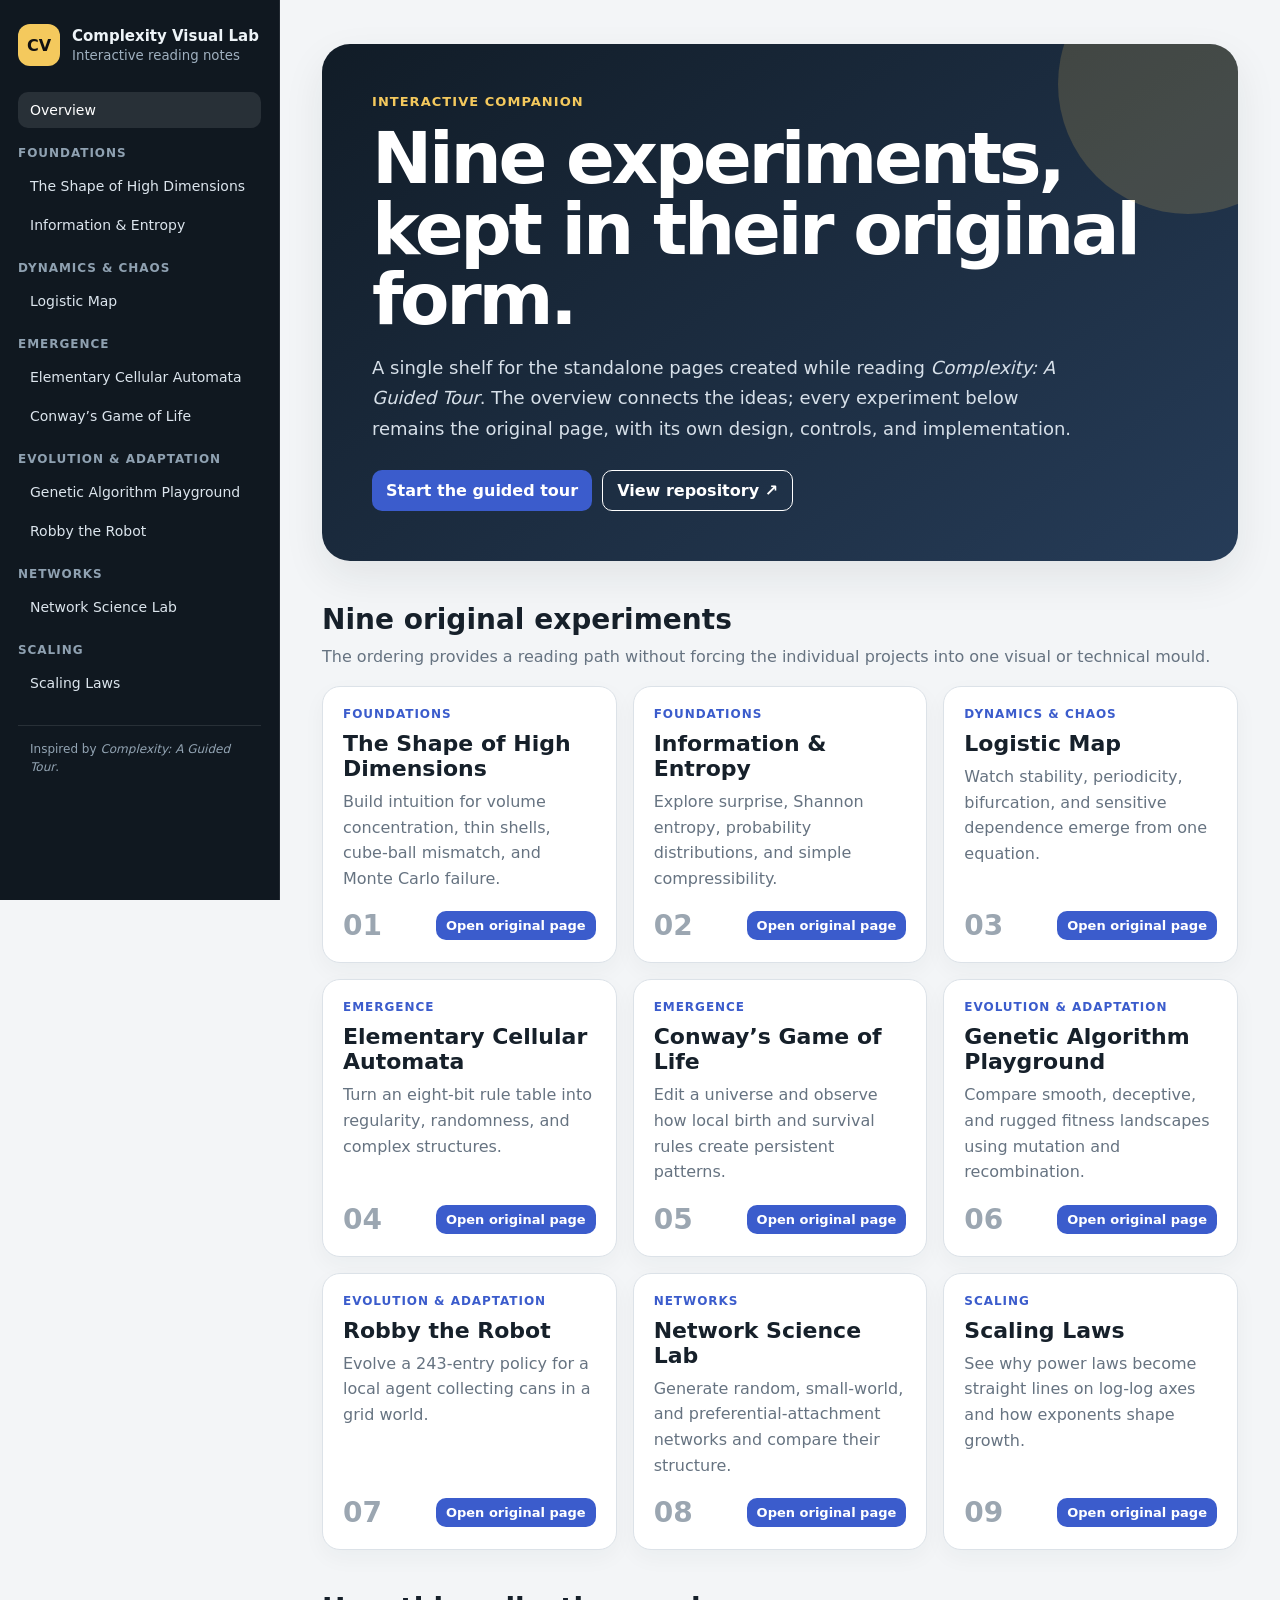
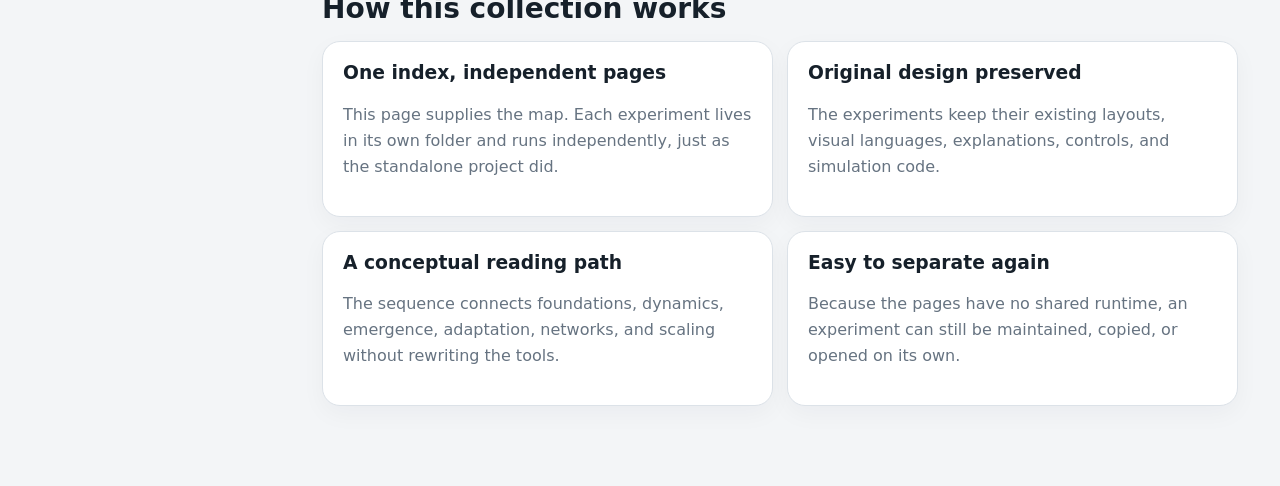
<file: index.html>
<!doctype html>
<html lang="en">
<head>
  <meta charset="UTF-8" />
  <meta name="viewport" content="width=device-width, initial-scale=1.0" />
  <meta name="description" content="Interactive visual notes and experiments for complexity science." />
  <title>Complexity Visual Lab</title>
  <link rel="stylesheet" href="styles.css" />
</head>
<body>
  <div class="app-shell">
    <aside class="sidebar" aria-label="Lab navigation">
      <a class="brand" href="./">
        <span class="brand-mark">CV</span>
        <span>
          <strong>Complexity Visual Lab</strong>
          <small>Interactive reading notes</small>
        </span>
      </a>
      <nav id="nav"></nav>
      <div class="sidebar-foot">
        Inspired by <em>Complexity: A Guided Tour</em>.
      </div>
    </aside>

    <main class="main-panel">
      <header class="mobile-header">
        <a class="mobile-brand" href="./">Complexity Visual Lab</a>
        <button id="menuButton" class="menu-button" type="button" aria-label="Toggle navigation">☰</button>
      </header>
      <div id="app" class="page"></div>
    </main>
  </div>
  <script defer src="app.js"></script>
</body>
</html>
</file>
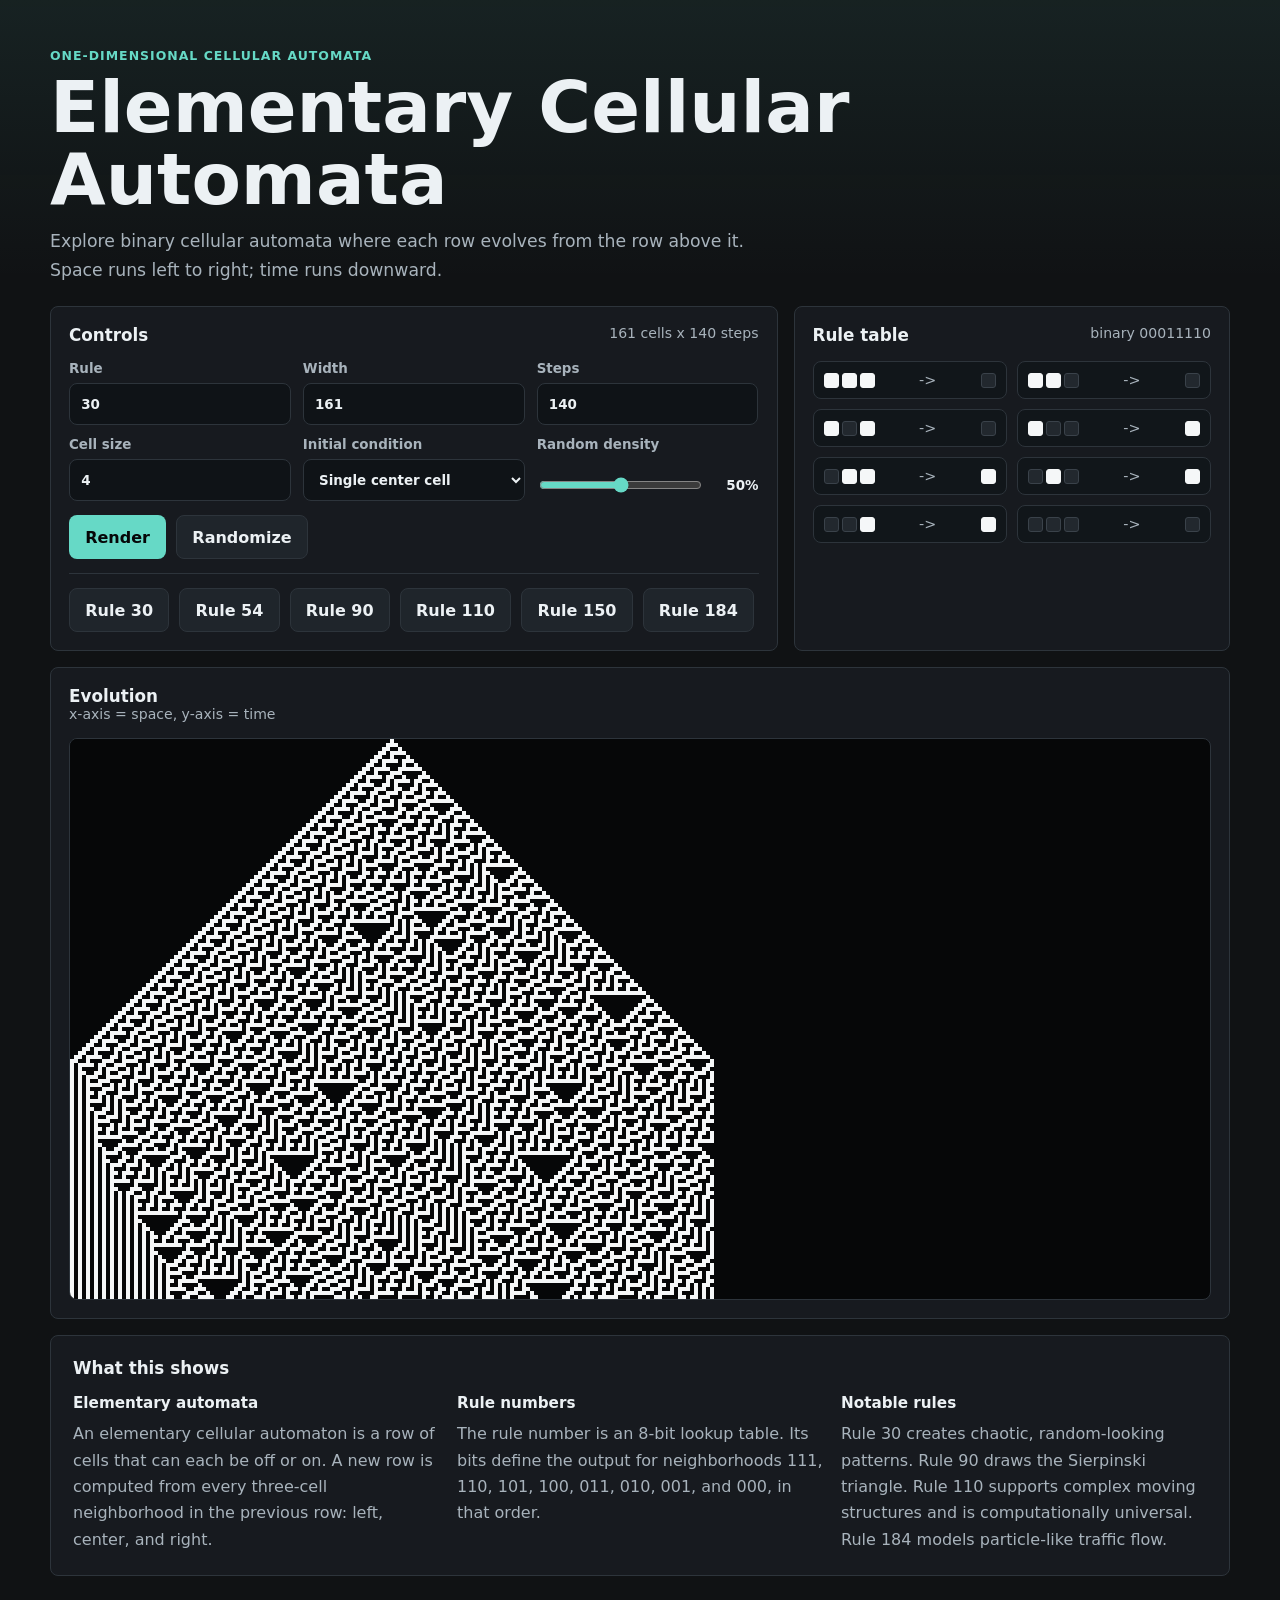
<file: cellular-automata/index.html>
<!doctype html>
<html lang="en">
  <head>
    <meta charset="utf-8">
    <meta name="viewport" content="width=device-width, initial-scale=1">
    <title>Elementary Cellular Automata</title>
    <link rel="stylesheet" href="style.css">
  </head>
  <body>
    <header class="site-header">
      <div>
        <p class="eyebrow">One-dimensional cellular automata</p>
        <h1>Elementary Cellular Automata</h1>
        <p class="intro">
          Explore binary cellular automata where each row evolves from the row
          above it. Space runs left to right; time runs downward.
        </p>
      </div>
    </header>

    <main class="layout">
      <section class="panel controls-panel" aria-labelledby="controls-title">
        <div class="panel-heading">
          <h2 id="controls-title">Controls</h2>
          <p id="statusText" class="status" aria-live="polite"></p>
        </div>

        <div class="control-grid">
          <label>
            Rule
            <input id="ruleInput" type="number" min="0" max="255" step="1" value="30">
          </label>

          <label>
            Width
            <input id="widthInput" type="number" min="8" max="1200" step="1" value="161">
          </label>

          <label>
            Steps
            <input id="stepsInput" type="number" min="1" max="1000" step="1" value="140">
          </label>

          <label>
            Cell size
            <input id="cellSizeInput" type="number" min="1" max="12" step="1" value="4">
          </label>

          <label>
            Initial condition
            <select id="initialConditionInput">
              <option value="single">Single center cell</option>
              <option value="random">Random</option>
            </select>
          </label>

          <label>
            Random density
            <span class="range-row">
              <input id="densityInput" type="range" min="0" max="1" step="0.01" value="0.5">
              <output id="densityOutput" for="densityInput">50%</output>
            </span>
          </label>
        </div>

        <div class="button-row">
          <button id="renderButton" type="button">Render</button>
          <button id="randomizeButton" type="button" class="secondary">Randomize</button>
        </div>

        <div class="preset-row" aria-label="Rule presets">
          <button type="button" data-rule="30">Rule 30</button>
          <button type="button" data-rule="54">Rule 54</button>
          <button type="button" data-rule="90">Rule 90</button>
          <button type="button" data-rule="110">Rule 110</button>
          <button type="button" data-rule="150">Rule 150</button>
          <button type="button" data-rule="184">Rule 184</button>
        </div>
      </section>

      <section class="panel rule-panel" aria-labelledby="rule-table-title">
        <div class="panel-heading">
          <h2 id="rule-table-title">Rule table</h2>
          <p class="rule-bits" id="ruleBitsText"></p>
        </div>
        <div id="ruleTable" class="rule-table" aria-live="polite"></div>
      </section>

      <section class="canvas-section" aria-labelledby="canvas-title">
        <div class="canvas-heading">
          <div>
            <h2 id="canvas-title">Evolution</h2>
            <p>x-axis = space, y-axis = time</p>
          </div>
        </div>
        <div class="canvas-wrap">
          <canvas id="automataCanvas" width="644" height="560">
            This visualization requires a browser with canvas support.
          </canvas>
        </div>
      </section>

      <section class="explain" aria-labelledby="explain-title">
        <h2 id="explain-title">What this shows</h2>
        <div class="explain-grid">
          <article>
            <h3>Elementary automata</h3>
            <p>
              An elementary cellular automaton is a row of cells that can each
              be off or on. A new row is computed from every three-cell
              neighborhood in the previous row: left, center, and right.
            </p>
          </article>

          <article>
            <h3>Rule numbers</h3>
            <p>
              The rule number is an 8-bit lookup table. Its bits define the
              output for neighborhoods 111, 110, 101, 100, 011, 010, 001, and
              000, in that order.
            </p>
          </article>

          <article>
            <h3>Notable rules</h3>
            <p>
              Rule 30 creates chaotic, random-looking patterns. Rule 90 draws
              the Sierpinski triangle. Rule 110 supports complex moving
              structures and is computationally universal. Rule 184 models
              particle-like traffic flow.
            </p>
          </article>
        </div>
      </section>
    </main>

    <script src="script.js"></script>
  </body>
</html>
</file>
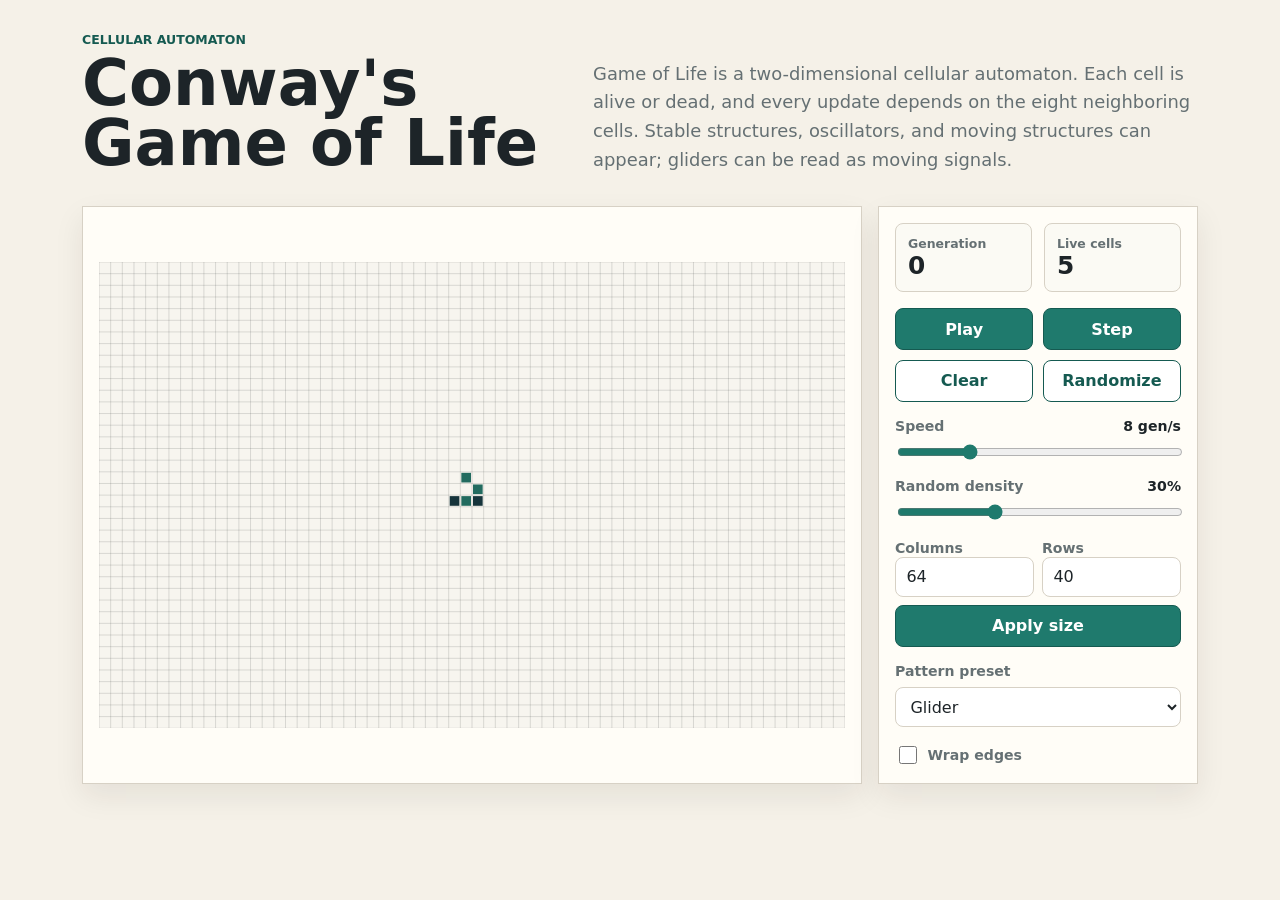
<file: game-of-life/index.html>
<!DOCTYPE html>
<html lang="en">
<head>
  <meta charset="UTF-8">
  <meta name="viewport" content="width=device-width, initial-scale=1.0">
  <title>Conway's Game of Life</title>
  <link rel="stylesheet" href="style.css">
</head>
<body>
  <header class="site-header">
    <div>
      <p class="eyebrow">Cellular Automaton</p>
      <h1>Conway's Game of Life</h1>
    </div>
    <p class="intro">
      Game of Life is a two-dimensional cellular automaton. Each cell is alive or dead,
      and every update depends on the eight neighboring cells. Stable structures,
      oscillators, and moving structures can appear; gliders can be read as moving signals.
    </p>
  </header>

  <main class="app">
    <section class="board-area" aria-label="Game board">
      <canvas id="lifeCanvas" aria-label="Interactive Game of Life grid"></canvas>
    </section>

    <aside class="control-panel" aria-label="Controls">
      <div class="stats" aria-live="polite">
        <div>
          <span class="stat-label">Generation</span>
          <strong id="generationCount">0</strong>
        </div>
        <div>
          <span class="stat-label">Live cells</span>
          <strong id="liveCount">0</strong>
        </div>
      </div>

      <div class="button-grid">
        <button id="playPauseButton" type="button">Play</button>
        <button id="stepButton" type="button">Step</button>
        <button id="clearButton" type="button">Clear</button>
        <button id="randomizeButton" type="button">Randomize</button>
      </div>

      <label class="control">
        <span>Speed <output id="speedValue" for="speedSlider">8 gen/s</output></span>
        <input id="speedSlider" type="range" min="1" max="30" value="8">
      </label>

      <label class="control">
        <span>Random density <output id="densityValue" for="densitySlider">30%</output></span>
        <input id="densitySlider" type="range" min="5" max="80" value="30">
      </label>

      <div class="grid-settings" aria-label="Grid size">
        <label>
          <span>Columns</span>
          <input id="columnsInput" type="number" min="12" max="160" step="1" value="64">
        </label>
        <label>
          <span>Rows</span>
          <input id="rowsInput" type="number" min="12" max="120" step="1" value="40">
        </label>
        <button id="applySizeButton" type="button">Apply size</button>
      </div>

      <label class="control">
        <span>Pattern preset</span>
        <select id="patternSelect">
          <option value="">Choose a pattern</option>
          <option value="block">Block</option>
          <option value="blinker">Blinker</option>
          <option value="glider">Glider</option>
          <option value="gosper">Gosper glider gun</option>
        </select>
      </label>

      <label class="toggle">
        <input id="wrapToggle" type="checkbox">
        <span>Wrap edges</span>
      </label>
    </aside>
  </main>

  <script src="script.js"></script>
</body>
</html>
</file>
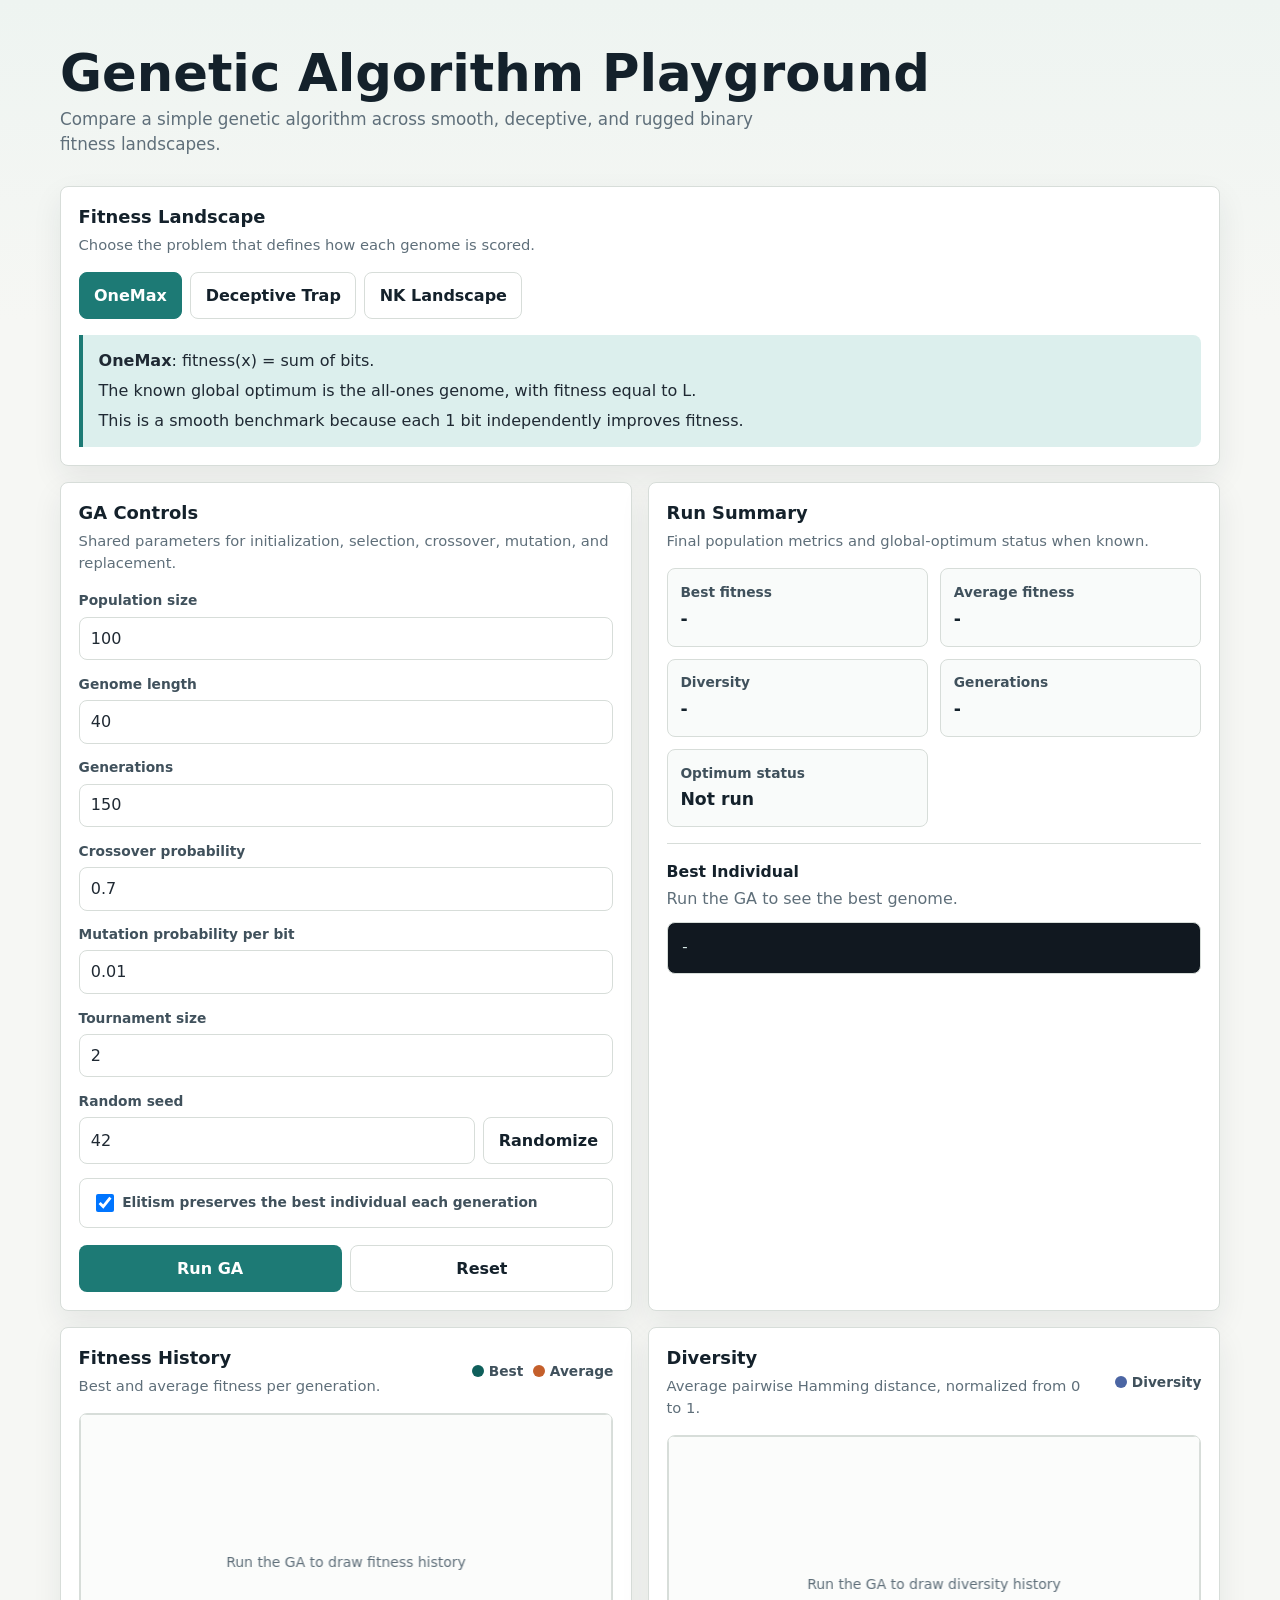
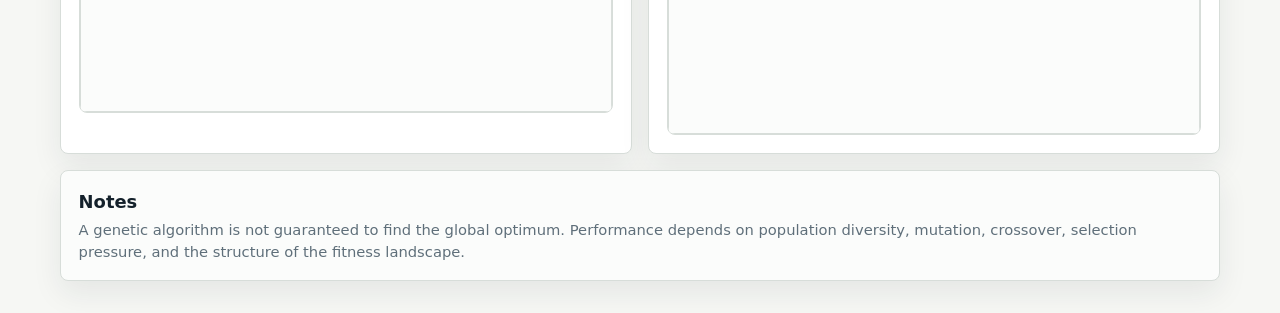
<file: genetic-algorithm-playground/index.html>
<!doctype html>
<html lang="en">
  <head>
    <meta charset="utf-8">
    <meta name="viewport" content="width=device-width, initial-scale=1">
    <title>Genetic Algorithm Playground</title>
    <link rel="stylesheet" href="style.css">
    <script type="module" src="js/main.js"></script>
  </head>
  <body>
    <header class="site-header">
      <div class="wrap">
        <h1>Genetic Algorithm Playground</h1>
        <p>
          Compare a simple genetic algorithm across smooth, deceptive, and rugged
          binary fitness landscapes.
        </p>
      </div>
    </header>

    <main class="wrap app-shell">
      <section class="panel problem-panel" aria-labelledby="problem-title">
        <div class="section-heading">
          <div>
            <h2 id="problem-title">Fitness Landscape</h2>
            <p>Choose the problem that defines how each genome is scored.</p>
          </div>
        </div>

        <div class="tabs" role="tablist" aria-label="Problem selector">
          <button class="tab is-active" type="button" data-problem="onemax" role="tab" aria-selected="true">
            OneMax
          </button>
          <button class="tab" type="button" data-problem="trap" role="tab" aria-selected="false">
            Deceptive Trap
          </button>
          <button class="tab" type="button" data-problem="nk" role="tab" aria-selected="false">
            NK Landscape
          </button>
        </div>

        <div id="problemExplanation" class="explanation"></div>
      </section>

      <section class="grid two-column">
        <section class="panel" aria-labelledby="controls-title">
          <div class="section-heading">
            <div>
              <h2 id="controls-title">GA Controls</h2>
              <p>Shared parameters for initialization, selection, crossover, mutation, and replacement.</p>
            </div>
          </div>

          <form id="controlForm" class="controls">
            <label>
              <span>Population size</span>
              <input id="populationSize" type="number" min="10" max="1000" step="1" value="100">
            </label>

            <label>
              <span>Genome length</span>
              <input id="genomeLength" type="number" min="4" max="200" step="1" value="40">
            </label>

            <label>
              <span>Generations</span>
              <input id="generations" type="number" min="1" max="1000" step="1" value="150">
            </label>

            <label>
              <span>Crossover probability</span>
              <input id="crossoverProbability" type="number" min="0" max="1" step="0.01" value="0.70">
            </label>

            <label>
              <span>Mutation probability per bit</span>
              <input id="mutationProbability" type="number" min="0" max="1" step="0.001" value="0.01">
            </label>

            <label>
              <span>Tournament size</span>
              <input id="tournamentSize" type="number" min="1" max="50" step="1" value="2">
            </label>

            <label>
              <span>Random seed</span>
              <div class="inline-control">
                <input id="randomSeed" type="text" value="42" autocomplete="off">
                <button id="randomizeSeed" class="secondary" type="button">Randomize</button>
              </div>
            </label>

            <label class="checkbox-row">
              <input id="elitism" type="checkbox" checked>
              <span>Elitism preserves the best individual each generation</span>
            </label>

            <div id="trapControls" class="subcontrols" hidden>
              <h3>Trap Parameters</h3>
              <label>
                <span>Block size K</span>
                <input id="trapBlockSize" type="number" min="2" max="20" step="1" value="5">
              </label>
              <p id="trapLengthHint" class="hint"></p>
              <div class="table-wrap">
                <table id="trapTable" aria-label="Trap block fitness table"></table>
              </div>
            </div>

            <div id="nkControls" class="subcontrols" hidden>
              <h3>NK Parameters</h3>
              <label>
                <span>Interaction K</span>
                <input id="nkK" type="number" min="0" max="39" step="1" value="2">
              </label>
              <p id="nkHint" class="hint"></p>
              <div id="nkDependencies" class="dependency-list" aria-live="polite"></div>
            </div>

            <div class="actions">
              <button id="runButton" type="button">Run GA</button>
              <button id="resetButton" class="secondary" type="button">Reset</button>
              <button id="hillClimbButton" class="secondary" type="button" hidden>
                Run Hill Climbing vs GA
              </button>
            </div>
          </form>
        </section>

        <section class="panel" aria-labelledby="summary-title">
          <div class="section-heading">
            <div>
              <h2 id="summary-title">Run Summary</h2>
              <p>Final population metrics and global-optimum status when known.</p>
            </div>
          </div>

          <dl id="summaryGrid" class="summary-grid">
            <div>
              <dt>Best fitness</dt>
              <dd id="summaryBest">-</dd>
            </div>
            <div>
              <dt>Average fitness</dt>
              <dd id="summaryAverage">-</dd>
            </div>
            <div>
              <dt>Diversity</dt>
              <dd id="summaryDiversity">-</dd>
            </div>
            <div>
              <dt>Generations</dt>
              <dd id="summaryGenerations">-</dd>
            </div>
            <div>
              <dt>Optimum status</dt>
              <dd id="summarySuccess">Not run</dd>
            </div>
          </dl>

          <div class="best-box">
            <h3>Best Individual</h3>
            <p id="bestFitness" class="fitness-readout">Run the GA to see the best genome.</p>
            <pre id="bestGenome" aria-label="Best genome bit string">-</pre>
          </div>

          <div id="hillClimbResult" class="comparison-box" hidden></div>
        </section>
      </section>

      <section class="grid two-column chart-grid" aria-label="Charts">
        <section class="panel chart-panel">
          <div class="chart-heading">
            <div>
              <h2>Fitness History</h2>
              <p>Best and average fitness per generation.</p>
            </div>
            <div class="legend">
              <span><i class="swatch best"></i>Best</span>
              <span><i class="swatch average"></i>Average</span>
            </div>
          </div>
          <canvas id="fitnessChart" width="720" height="360" aria-label="Fitness history chart"></canvas>
        </section>

        <section class="panel chart-panel">
          <div class="chart-heading">
            <div>
              <h2>Diversity</h2>
              <p>Average pairwise Hamming distance, normalized from 0 to 1.</p>
            </div>
            <div class="legend">
              <span><i class="swatch diversity"></i>Diversity</span>
            </div>
          </div>
          <canvas id="diversityChart" width="720" height="360" aria-label="Diversity history chart"></canvas>
        </section>
      </section>

      <section class="panel notes-panel" aria-labelledby="notes-title">
        <h2 id="notes-title">Notes</h2>
        <p>
          A genetic algorithm is not guaranteed to find the global optimum.
          Performance depends on population diversity, mutation, crossover,
          selection pressure, and the structure of the fitness landscape.
        </p>
      </section>
    </main>
  </body>
</html>
</file>
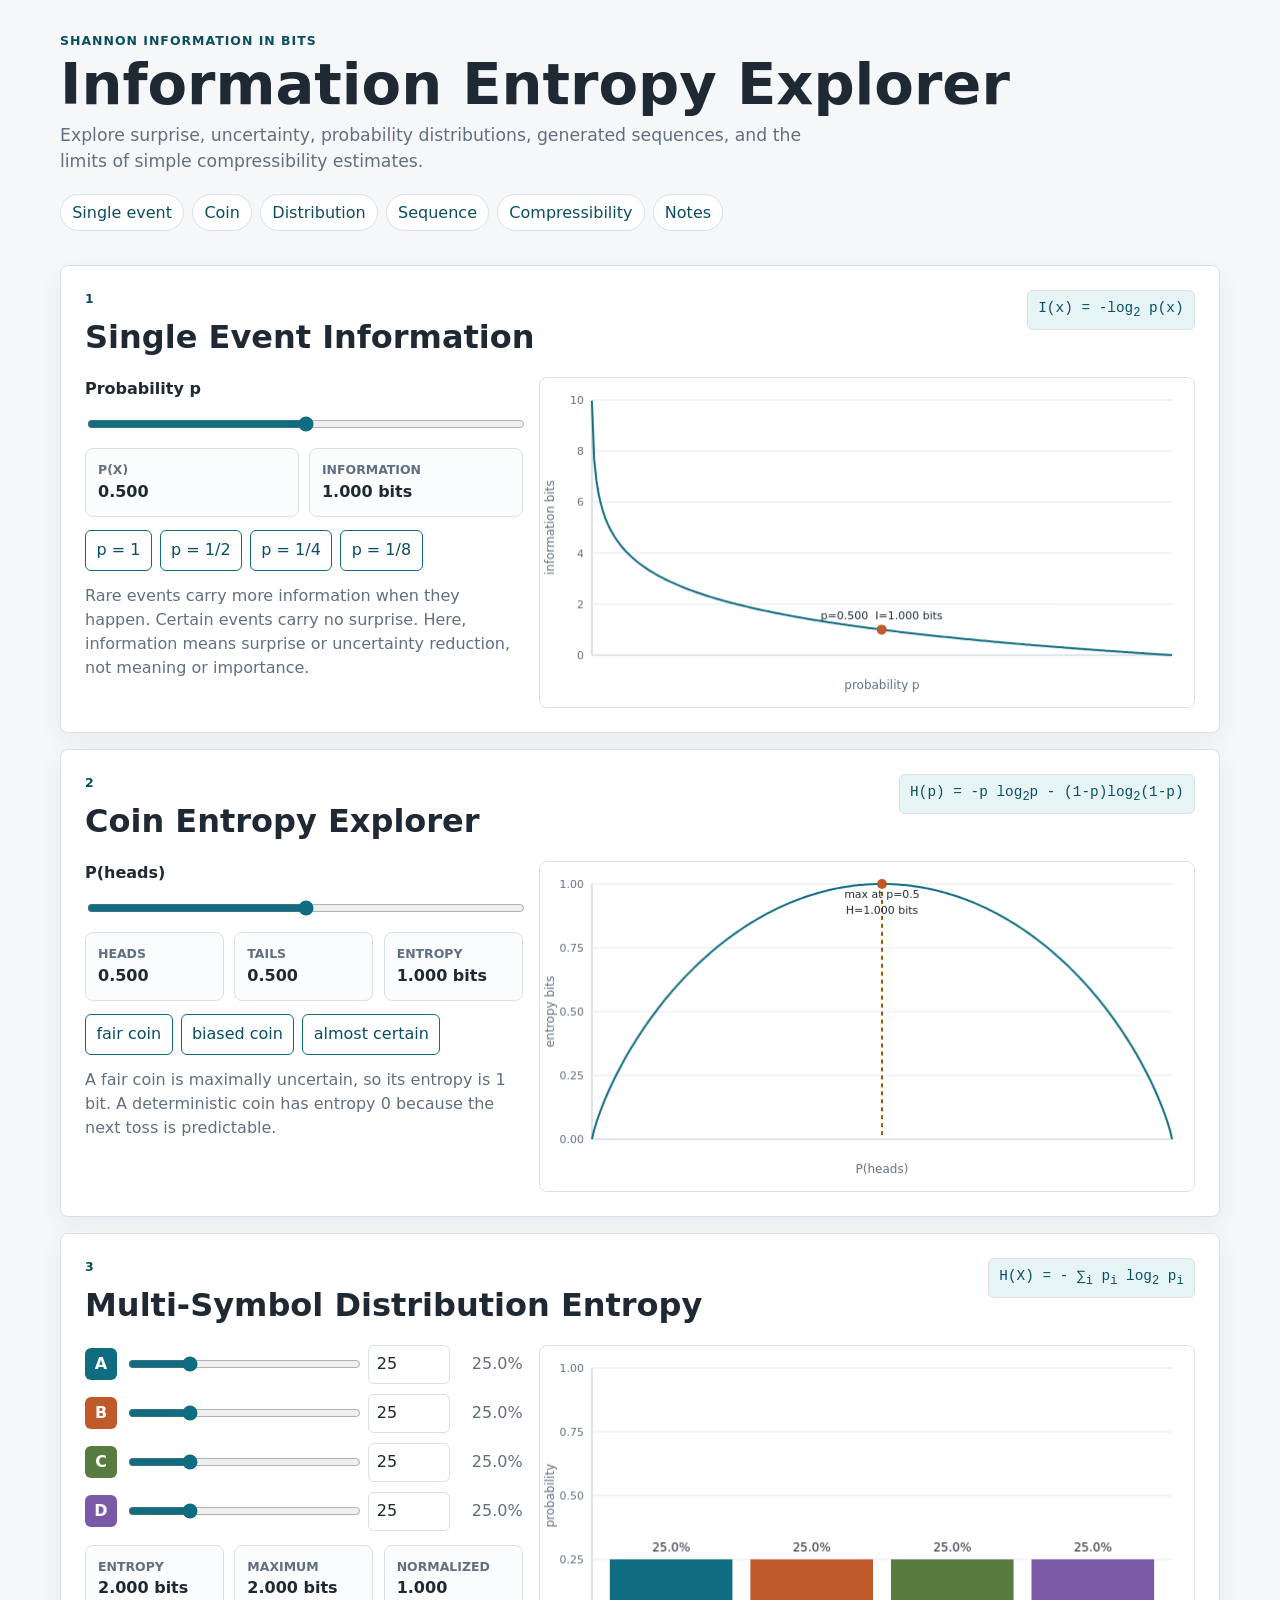
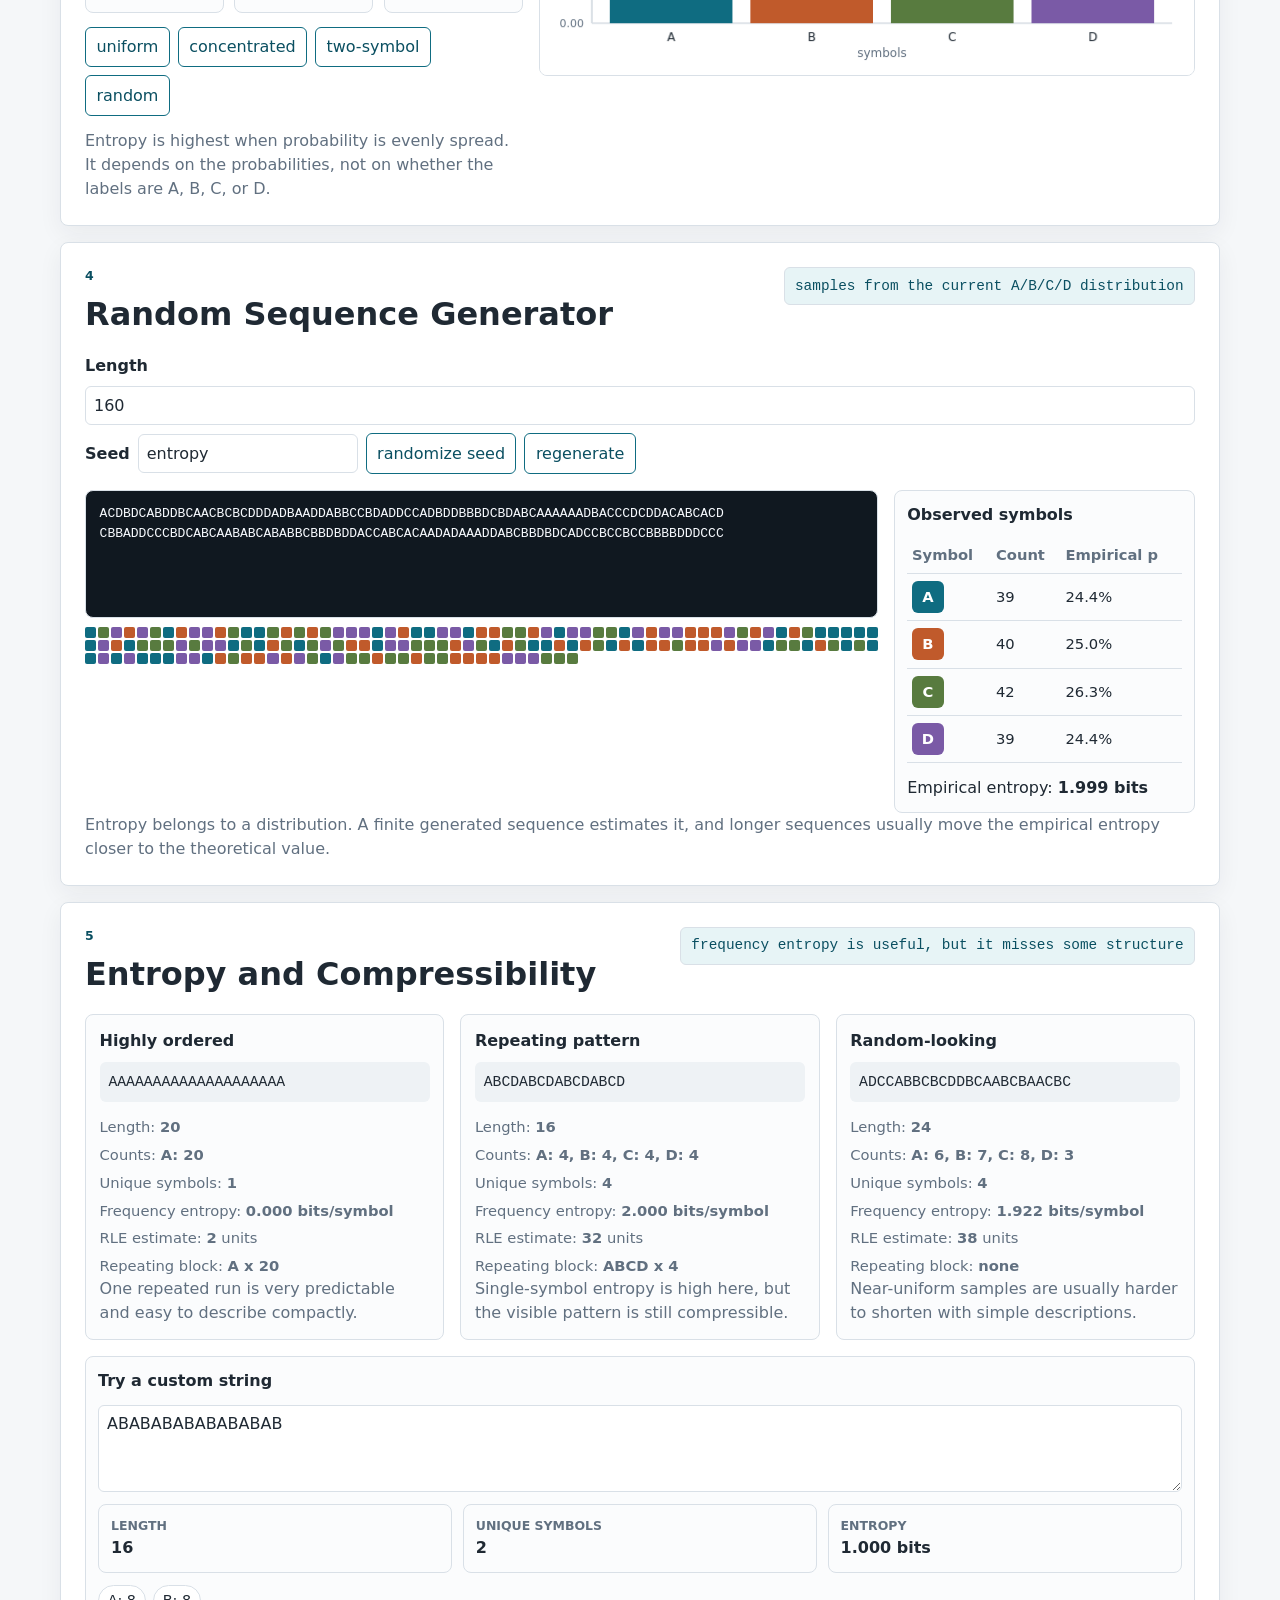
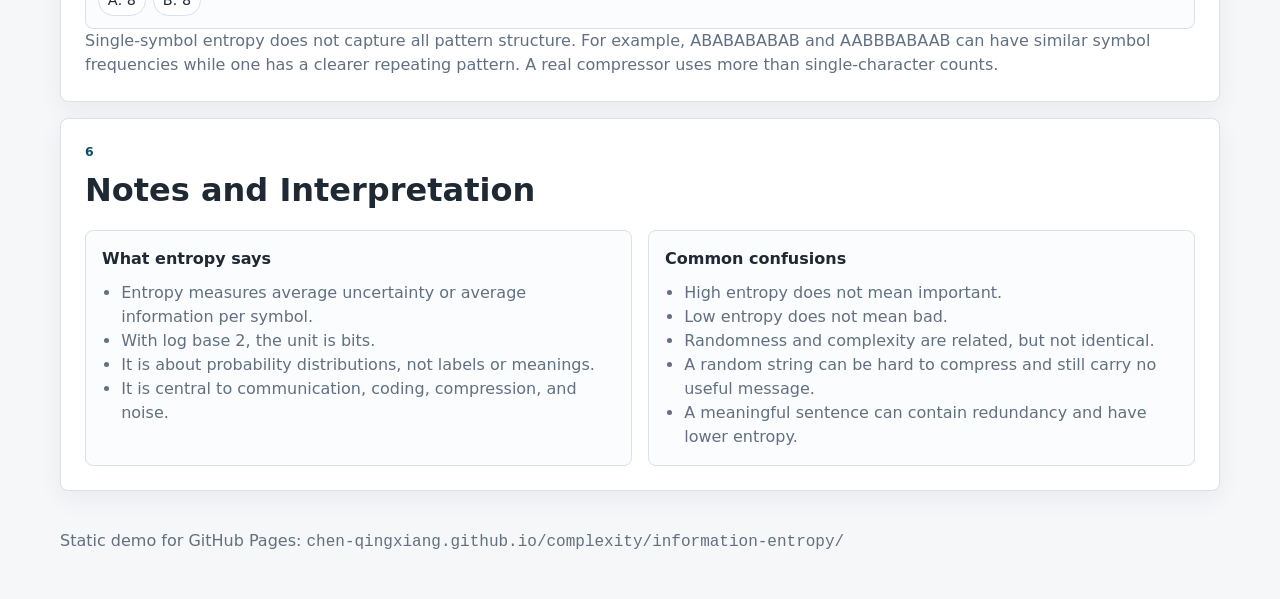
<file: information-entropy/index.html>
<!doctype html>
<html lang="en">
  <head>
    <meta charset="utf-8">
    <meta name="viewport" content="width=device-width, initial-scale=1">
    <title>Information Entropy Explorer</title>
    <link rel="stylesheet" href="style.css">
  </head>
  <body>
    <header class="site-header">
      <div>
        <p class="eyebrow">Shannon information in bits</p>
        <h1>Information Entropy Explorer</h1>
        <p class="lead">
          Explore surprise, uncertainty, probability distributions, generated sequences,
          and the limits of simple compressibility estimates.
        </p>
      </div>
      <nav aria-label="Page sections">
        <a href="#single-event">Single event</a>
        <a href="#coin">Coin</a>
        <a href="#distribution">Distribution</a>
        <a href="#sequence">Sequence</a>
        <a href="#compressibility">Compressibility</a>
        <a href="#notes">Notes</a>
      </nav>
    </header>

    <main>
      <section class="panel" id="single-event">
        <div class="section-heading">
          <div>
            <p class="section-number">1</p>
            <h2>Single Event Information</h2>
          </div>
          <p class="formula">I(x) = -log<sub>2</sub> p(x)</p>
        </div>

        <div class="two-column">
          <div class="controls">
            <label for="eventP">Probability p</label>
            <input id="eventP" type="range" min="0.001" max="1" step="0.001" value="0.5">
            <div class="stats-grid">
              <div>
                <span class="stat-label">p(x)</span>
                <strong id="eventPValue">0.500</strong>
              </div>
              <div>
                <span class="stat-label">Information</span>
                <strong><span id="eventInfoBits">1.000</span> bits</strong>
              </div>
            </div>
            <div class="button-row" aria-label="Information examples">
              <button type="button" data-event-p="1">p = 1</button>
              <button type="button" data-event-p="0.5">p = 1/2</button>
              <button type="button" data-event-p="0.25">p = 1/4</button>
              <button type="button" data-event-p="0.125">p = 1/8</button>
            </div>
            <p class="short-note">
              Rare events carry more information when they happen. Certain events carry no surprise.
              Here, information means surprise or uncertainty reduction, not meaning or importance.
            </p>
          </div>
          <canvas id="infoPlot" width="640" height="320" aria-label="Information content curve"></canvas>
        </div>
      </section>

      <section class="panel" id="coin">
        <div class="section-heading">
          <div>
            <p class="section-number">2</p>
            <h2>Coin Entropy Explorer</h2>
          </div>
          <p class="formula">H(p) = -p log<sub>2</sub>p - (1-p)log<sub>2</sub>(1-p)</p>
        </div>

        <div class="two-column">
          <div class="controls">
            <label for="coinP">P(heads)</label>
            <input id="coinP" type="range" min="0" max="1" step="0.001" value="0.5">
            <div class="stats-grid three">
              <div>
                <span class="stat-label">Heads</span>
                <strong id="coinHeadsValue">0.500</strong>
              </div>
              <div>
                <span class="stat-label">Tails</span>
                <strong id="coinTailsValue">0.500</strong>
              </div>
              <div>
                <span class="stat-label">Entropy</span>
                <strong><span id="coinEntropyValue">1.000</span> bits</strong>
              </div>
            </div>
            <div class="button-row" aria-label="Coin presets">
              <button type="button" data-coin-p="0.5">fair coin</button>
              <button type="button" data-coin-p="0.8">biased coin</button>
              <button type="button" data-coin-p="0.99">almost certain</button>
            </div>
            <p class="short-note">
              A fair coin is maximally uncertain, so its entropy is 1 bit. A deterministic coin has
              entropy 0 because the next toss is predictable.
            </p>
          </div>
          <canvas id="coinPlot" width="640" height="320" aria-label="Coin entropy curve"></canvas>
        </div>
      </section>

      <section class="panel" id="distribution">
        <div class="section-heading">
          <div>
            <p class="section-number">3</p>
            <h2>Multi-Symbol Distribution Entropy</h2>
          </div>
          <p class="formula">H(X) = - &sum;<sub>i</sub> p<sub>i</sub> log<sub>2</sub> p<sub>i</sub></p>
        </div>

        <div class="two-column">
          <div class="controls">
            <div class="weight-list" id="weightControls" aria-label="Symbol weights">
              <div class="weight-row" data-symbol="A">
                <span class="symbol-chip symbol-a">A</span>
                <input id="weightA" type="range" min="0" max="100" step="1" value="25">
                <input id="weightANumber" class="number-input" type="number" min="0" max="1000" step="1" value="25" aria-label="Weight for A">
                <span id="probA" class="probability-value">25.0%</span>
              </div>
              <div class="weight-row" data-symbol="B">
                <span class="symbol-chip symbol-b">B</span>
                <input id="weightB" type="range" min="0" max="100" step="1" value="25">
                <input id="weightBNumber" class="number-input" type="number" min="0" max="1000" step="1" value="25" aria-label="Weight for B">
                <span id="probB" class="probability-value">25.0%</span>
              </div>
              <div class="weight-row" data-symbol="C">
                <span class="symbol-chip symbol-c">C</span>
                <input id="weightC" type="range" min="0" max="100" step="1" value="25">
                <input id="weightCNumber" class="number-input" type="number" min="0" max="1000" step="1" value="25" aria-label="Weight for C">
                <span id="probC" class="probability-value">25.0%</span>
              </div>
              <div class="weight-row" data-symbol="D">
                <span class="symbol-chip symbol-d">D</span>
                <input id="weightD" type="range" min="0" max="100" step="1" value="25">
                <input id="weightDNumber" class="number-input" type="number" min="0" max="1000" step="1" value="25" aria-label="Weight for D">
                <span id="probD" class="probability-value">25.0%</span>
              </div>
            </div>

            <div class="stats-grid three">
              <div>
                <span class="stat-label">Entropy</span>
                <strong><span id="distEntropyValue">2.000</span> bits</strong>
              </div>
              <div>
                <span class="stat-label">Maximum</span>
                <strong><span id="distMaxEntropyValue">2.000</span> bits</strong>
              </div>
              <div>
                <span class="stat-label">Normalized</span>
                <strong id="distNormalizedValue">1.000</strong>
              </div>
            </div>

            <div class="button-row" aria-label="Distribution presets">
              <button type="button" data-dist-preset="uniform">uniform</button>
              <button type="button" data-dist-preset="concentrated">concentrated</button>
              <button type="button" data-dist-preset="two">two-symbol</button>
              <button type="button" data-dist-preset="random">random</button>
            </div>
            <p class="short-note">
              Entropy is highest when probability is evenly spread. It depends on the probabilities,
              not on whether the labels are A, B, C, or D.
            </p>
          </div>
          <canvas id="distributionPlot" width="640" height="320" aria-label="Distribution bar chart"></canvas>
        </div>
      </section>

      <section class="panel" id="sequence">
        <div class="section-heading">
          <div>
            <p class="section-number">4</p>
            <h2>Random Sequence Generator</h2>
          </div>
          <p class="formula">samples from the current A/B/C/D distribution</p>
        </div>

        <div class="control-strip">
          <label for="sequenceLength">Length</label>
          <input id="sequenceLength" class="number-input" type="number" min="1" max="2000" step="1" value="160">
          <label for="seedInput">Seed</label>
          <input id="seedInput" class="seed-input" type="text" value="entropy">
          <button id="randomSeedButton" type="button">randomize seed</button>
          <button id="generateButton" type="button">regenerate</button>
        </div>

        <div class="sequence-layout">
          <div>
            <pre id="sequenceText" class="sequence-text" aria-label="Generated sequence"></pre>
            <div id="sequenceBlocks" class="sequence-blocks" aria-label="Generated sequence as colored squares"></div>
          </div>
          <div class="compact-card">
            <h3>Observed symbols</h3>
            <table>
              <thead>
                <tr>
                  <th>Symbol</th>
                  <th>Count</th>
                  <th>Empirical p</th>
                </tr>
              </thead>
              <tbody id="observedTable"></tbody>
            </table>
            <p class="metric-line">Empirical entropy: <strong><span id="empiricalEntropyValue">0.000</span> bits</strong></p>
          </div>
        </div>
        <p class="short-note">
          Entropy belongs to a distribution. A finite generated sequence estimates it, and longer
          sequences usually move the empirical entropy closer to the theoretical value.
        </p>
      </section>

      <section class="panel" id="compressibility">
        <div class="section-heading">
          <div>
            <p class="section-number">5</p>
            <h2>Entropy and Compressibility</h2>
          </div>
          <p class="formula">frequency entropy is useful, but it misses some structure</p>
        </div>

        <div id="compressionExamples" class="example-grid" aria-label="Compression examples"></div>

        <div class="custom-string">
          <label for="customString">Try a custom string</label>
          <textarea id="customString" rows="3">ABABABABABABABAB</textarea>
          <div class="stats-grid three">
            <div>
              <span class="stat-label">Length</span>
              <strong id="customLengthValue">16</strong>
            </div>
            <div>
              <span class="stat-label">Unique symbols</span>
              <strong id="customUniqueValue">2</strong>
            </div>
            <div>
              <span class="stat-label">Entropy</span>
              <strong><span id="customEntropyValue">1.000</span> bits</strong>
            </div>
          </div>
          <div id="customFrequencyTable" class="frequency-table"></div>
        </div>

        <p class="short-note">
          Single-symbol entropy does not capture all pattern structure. For example, ABABABABAB and
          AABBBABAAB can have similar symbol frequencies while one has a clearer repeating pattern.
          A real compressor uses more than single-character counts.
        </p>
      </section>

      <section class="panel" id="notes">
        <div class="section-heading">
          <div>
            <p class="section-number">6</p>
            <h2>Notes and Interpretation</h2>
          </div>
        </div>

        <div class="notes-grid">
          <div>
            <h3>What entropy says</h3>
            <ul>
              <li>Entropy measures average uncertainty or average information per symbol.</li>
              <li>With log base 2, the unit is bits.</li>
              <li>It is about probability distributions, not labels or meanings.</li>
              <li>It is central to communication, coding, compression, and noise.</li>
            </ul>
          </div>
          <div>
            <h3>Common confusions</h3>
            <ul>
              <li>High entropy does not mean important.</li>
              <li>Low entropy does not mean bad.</li>
              <li>Randomness and complexity are related, but not identical.</li>
              <li>A random string can be hard to compress and still carry no useful message.</li>
              <li>A meaningful sentence can contain redundancy and have lower entropy.</li>
            </ul>
          </div>
        </div>
      </section>
    </main>

    <footer>
      <p>Static demo for GitHub Pages: <code>chen-qingxiang.github.io/complexity/information-entropy/</code></p>
    </footer>

    <script src="script.js"></script>
  </body>
</html>
</file>
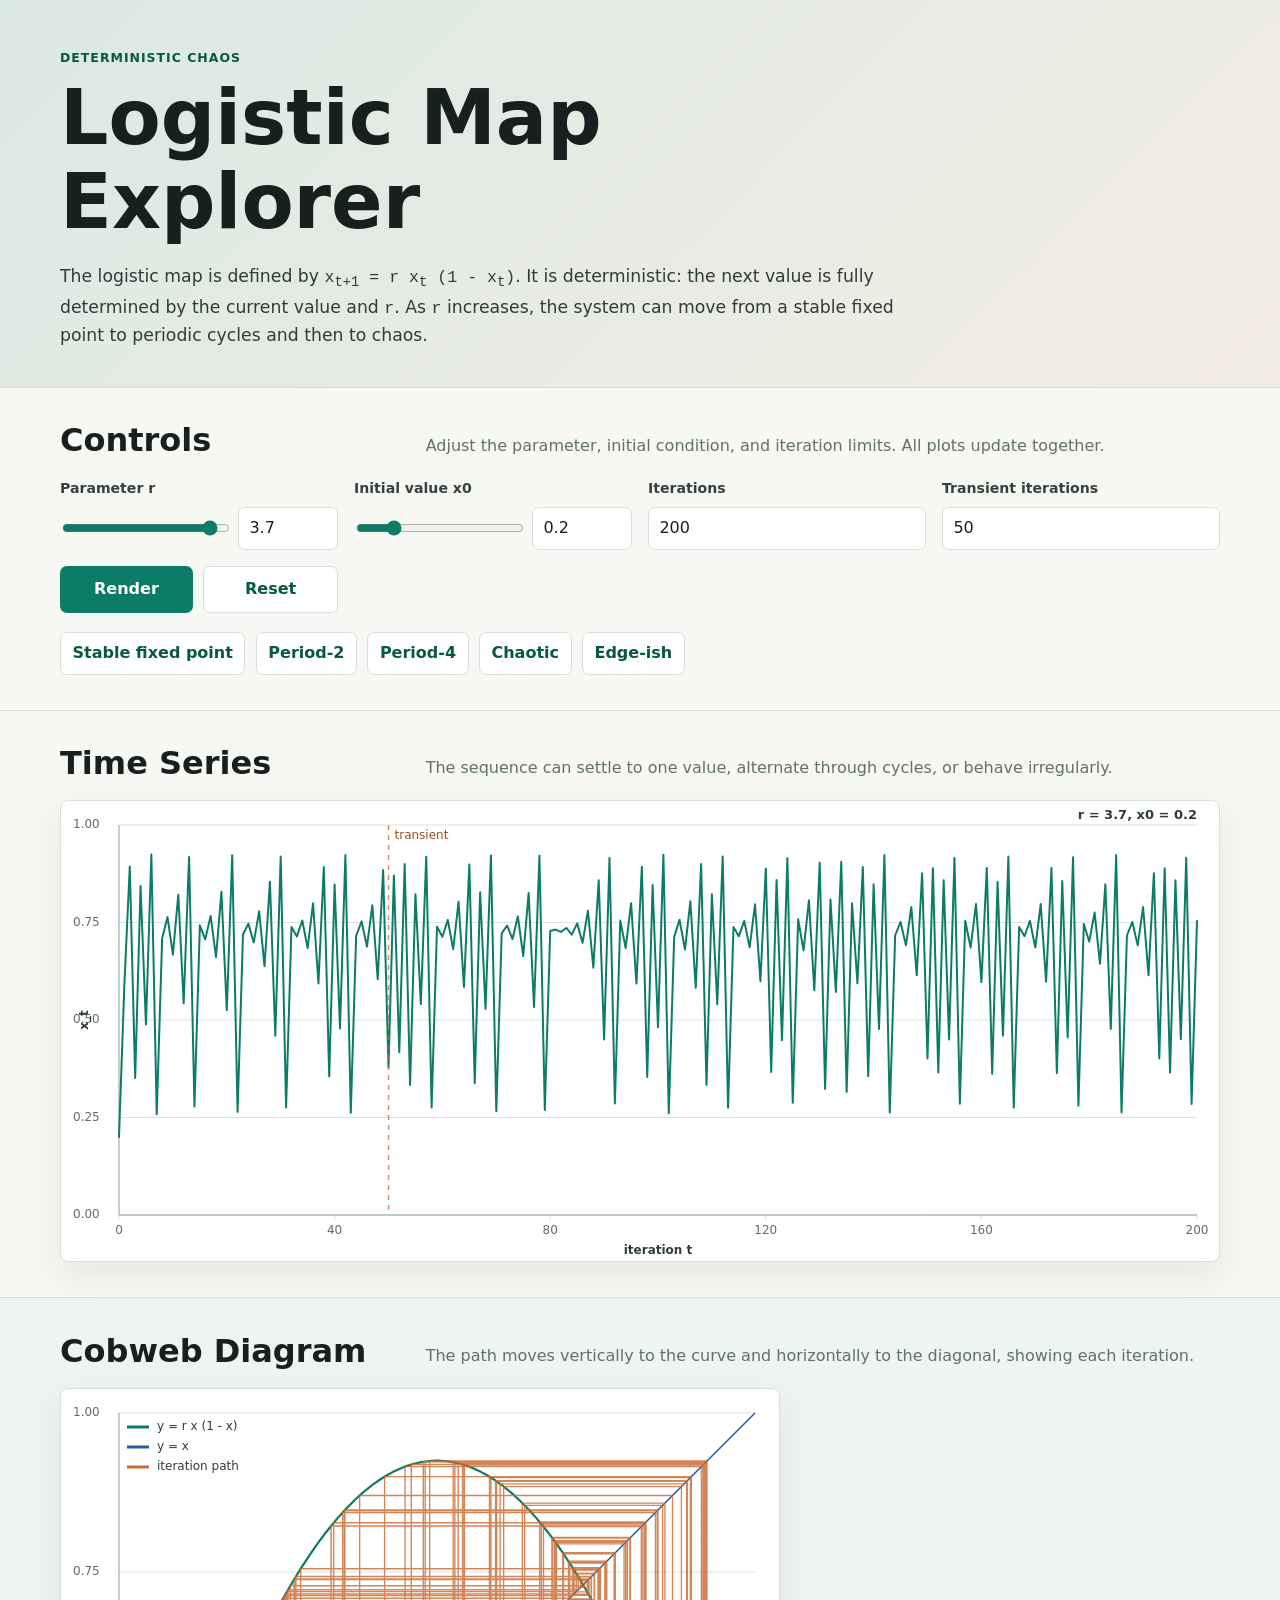
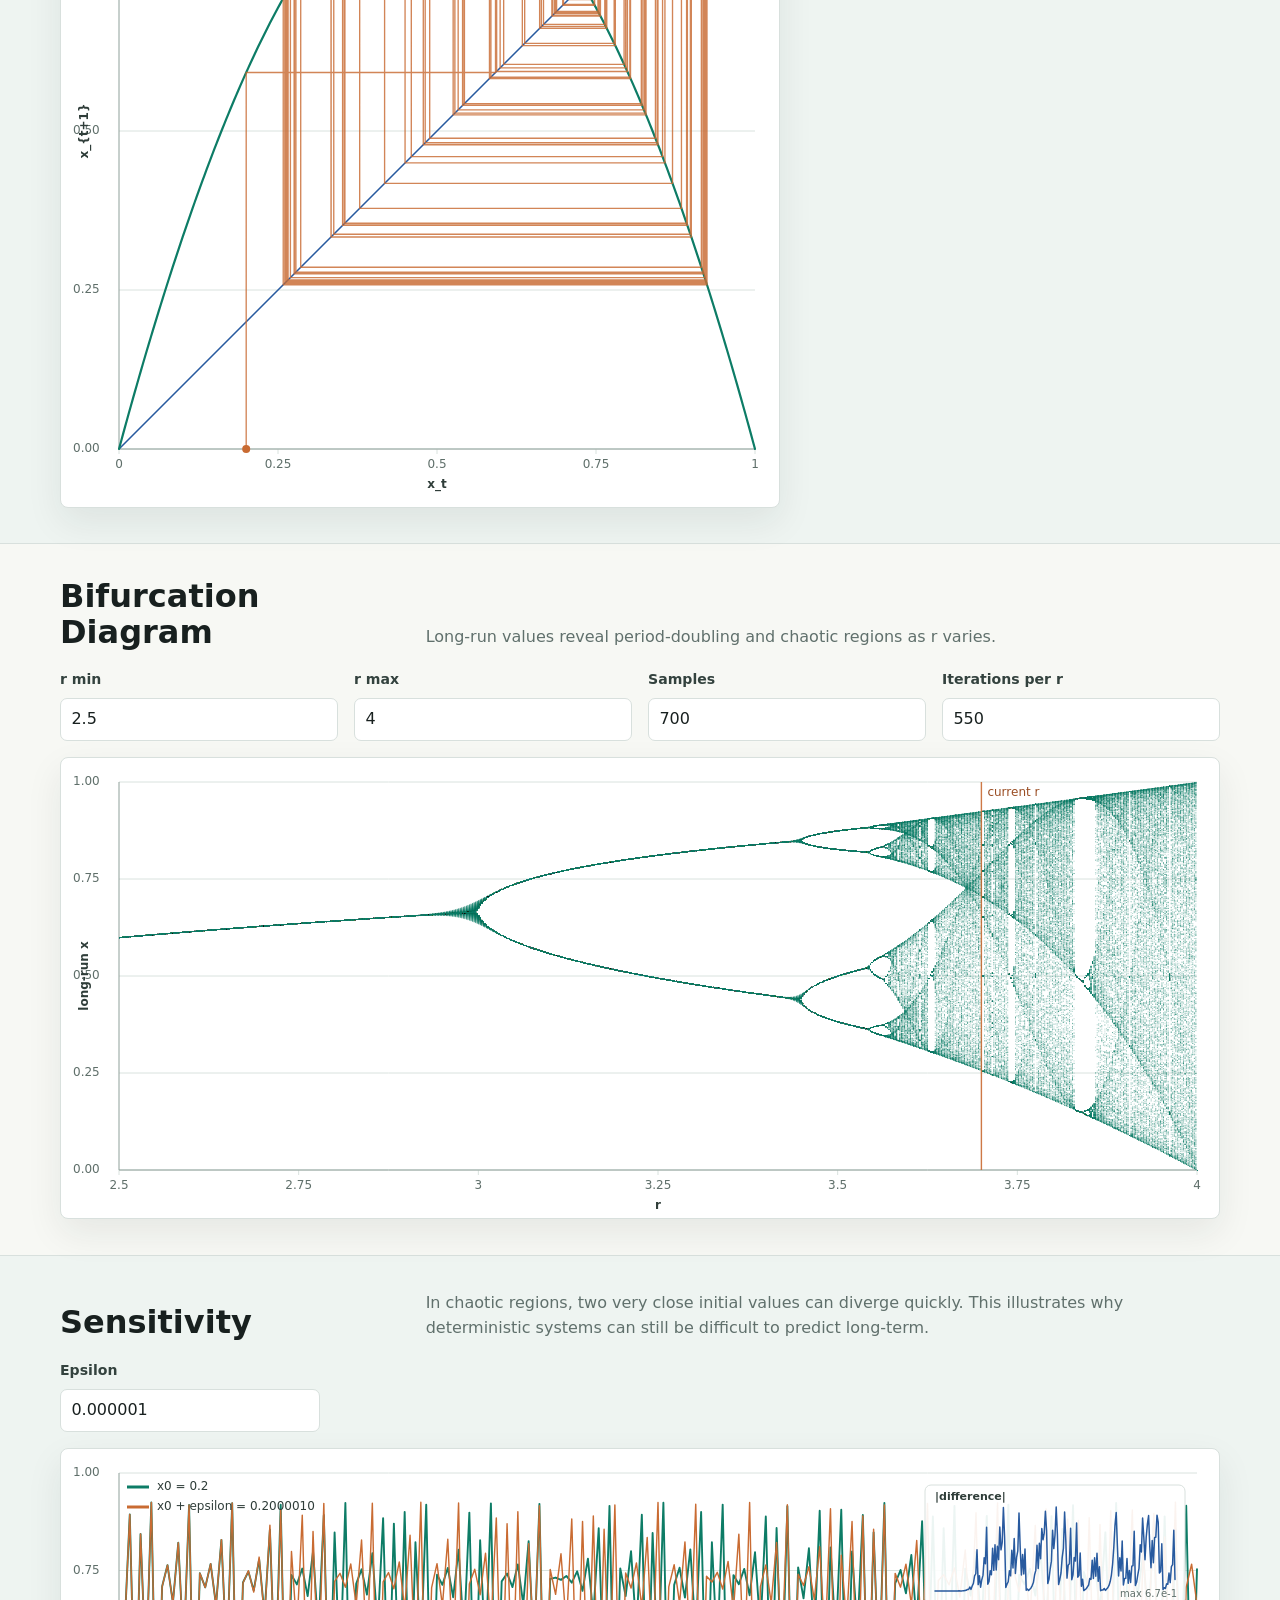
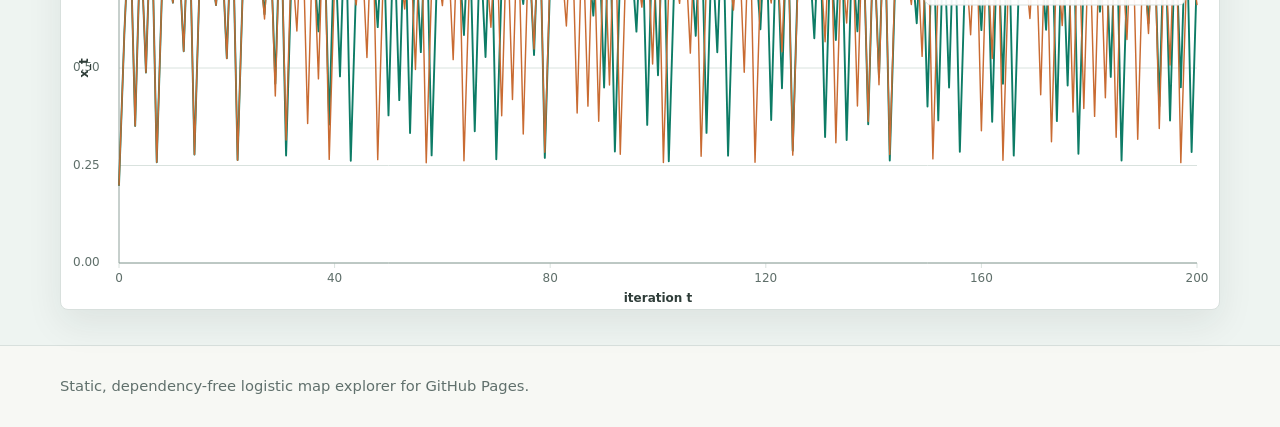
<file: logistic-map/index.html>
<!doctype html>
<html lang="en">
  <head>
    <meta charset="utf-8">
    <meta name="viewport" content="width=device-width, initial-scale=1">
    <title>Logistic Map Explorer</title>
    <link rel="stylesheet" href="style.css">
    <script src="script.js" defer></script>
  </head>
  <body>
    <header class="site-header">
      <div class="header-content">
        <p class="eyebrow">Deterministic chaos</p>
        <h1>Logistic Map Explorer</h1>
        <p class="lead">
          The logistic map is defined by
          <span class="formula">x<sub>t+1</sub> = r x<sub>t</sub> (1 - x<sub>t</sub>)</span>.
          It is deterministic: the next value is fully determined by the current value and
          <span class="formula">r</span>. As <span class="formula">r</span> increases, the system can move from a
          stable fixed point to periodic cycles and then to chaos.
        </p>
      </div>
    </header>

    <main>
      <section class="controls-band" aria-labelledby="main-controls-title">
        <div class="section-inner">
          <div class="section-heading">
            <h2 id="main-controls-title">Controls</h2>
            <p>Adjust the parameter, initial condition, and iteration limits. All plots update together.</p>
          </div>

          <div class="controls-layout">
            <div class="control-group">
              <label for="rRange">Parameter r</label>
              <div class="inline-control">
                <input id="rRange" type="range" min="0" max="4" step="0.0001" value="3.7">
                <input id="rNumber" type="number" min="0" max="4" step="0.0001" value="3.7">
              </div>
            </div>

            <div class="control-group">
              <label for="x0Range">Initial value x0</label>
              <div class="inline-control">
                <input id="x0Range" type="range" min="0" max="1" step="0.0001" value="0.2">
                <input id="x0Number" type="number" min="0" max="1" step="0.0001" value="0.2">
              </div>
            </div>

            <div class="control-group">
              <label for="iterationsInput">Iterations</label>
              <input id="iterationsInput" type="number" min="20" max="2000" step="10" value="200">
            </div>

            <div class="control-group">
              <label for="transientInput">Transient iterations</label>
              <input id="transientInput" type="number" min="0" max="1000" step="10" value="50">
            </div>

            <div class="control-actions">
              <button id="renderButton" type="button">Render</button>
              <button id="resetButton" type="button" class="secondary">Reset</button>
            </div>
          </div>

          <div class="presets" aria-label="Preset values">
            <button type="button" data-r="2.5">Stable fixed point</button>
            <button type="button" data-r="3.2">Period-2</button>
            <button type="button" data-r="3.5">Period-4</button>
            <button type="button" data-r="3.9">Chaotic</button>
            <button type="button" data-r="3.56995">Edge-ish</button>
          </div>
        </div>
      </section>

      <section class="visual-band" aria-labelledby="time-series-title">
        <div class="section-inner">
          <div class="section-heading">
            <h2 id="time-series-title">Time Series</h2>
            <p>The sequence can settle to one value, alternate through cycles, or behave irregularly.</p>
          </div>
          <div class="canvas-frame">
            <canvas id="timeCanvas" width="900" height="420" aria-label="Time series plot of x over iteration t"></canvas>
          </div>
        </div>
      </section>

      <section class="visual-band alt" aria-labelledby="cobweb-title">
        <div class="section-inner">
          <div class="section-heading">
            <h2 id="cobweb-title">Cobweb Diagram</h2>
            <p>The path moves vertically to the curve and horizontally to the diagonal, showing each iteration.</p>
          </div>
          <div class="canvas-frame square-frame">
            <canvas id="cobwebCanvas" width="700" height="700" aria-label="Cobweb diagram for the logistic map"></canvas>
          </div>
        </div>
      </section>

      <section class="visual-band" aria-labelledby="bifurcation-title">
        <div class="section-inner">
          <div class="section-heading">
            <h2 id="bifurcation-title">Bifurcation Diagram</h2>
            <p>Long-run values reveal period-doubling and chaotic regions as r varies.</p>
          </div>

          <div class="bifurcation-controls">
            <div class="control-group">
              <label for="bifRMin">r min</label>
              <input id="bifRMin" type="number" min="0" max="4" step="0.01" value="2.5">
            </div>
            <div class="control-group">
              <label for="bifRMax">r max</label>
              <input id="bifRMax" type="number" min="0" max="4" step="0.01" value="4">
            </div>
            <div class="control-group">
              <label for="bifSamples">Samples</label>
              <input id="bifSamples" type="number" min="100" max="1400" step="50" value="700">
            </div>
            <div class="control-group">
              <label for="bifIterations">Iterations per r</label>
              <input id="bifIterations" type="number" min="100" max="2000" step="50" value="550">
            </div>
          </div>

          <div class="canvas-frame">
            <canvas id="bifurcationCanvas" width="1000" height="560" aria-label="Bifurcation diagram of long-run x values over r"></canvas>
          </div>
        </div>
      </section>

      <section class="visual-band alt" aria-labelledby="sensitivity-title">
        <div class="section-inner">
          <div class="section-heading">
            <h2 id="sensitivity-title">Sensitivity</h2>
            <p>
              In chaotic regions, two very close initial values can diverge quickly. This illustrates why
              deterministic systems can still be difficult to predict long-term.
            </p>
          </div>

          <div class="sensitivity-controls">
            <div class="control-group">
              <label for="epsilonInput">Epsilon</label>
              <input id="epsilonInput" type="number" min="0.000000001" max="0.1" step="0.000001" value="0.000001">
            </div>
          </div>

          <div class="canvas-frame">
            <canvas id="sensitivityCanvas" width="900" height="420" aria-label="Sensitivity plot comparing nearby initial values"></canvas>
          </div>
        </div>
      </section>
    </main>

    <footer class="site-footer">
      <p>Static, dependency-free logistic map explorer for GitHub Pages.</p>
    </footer>
  </body>
</html>
</file>
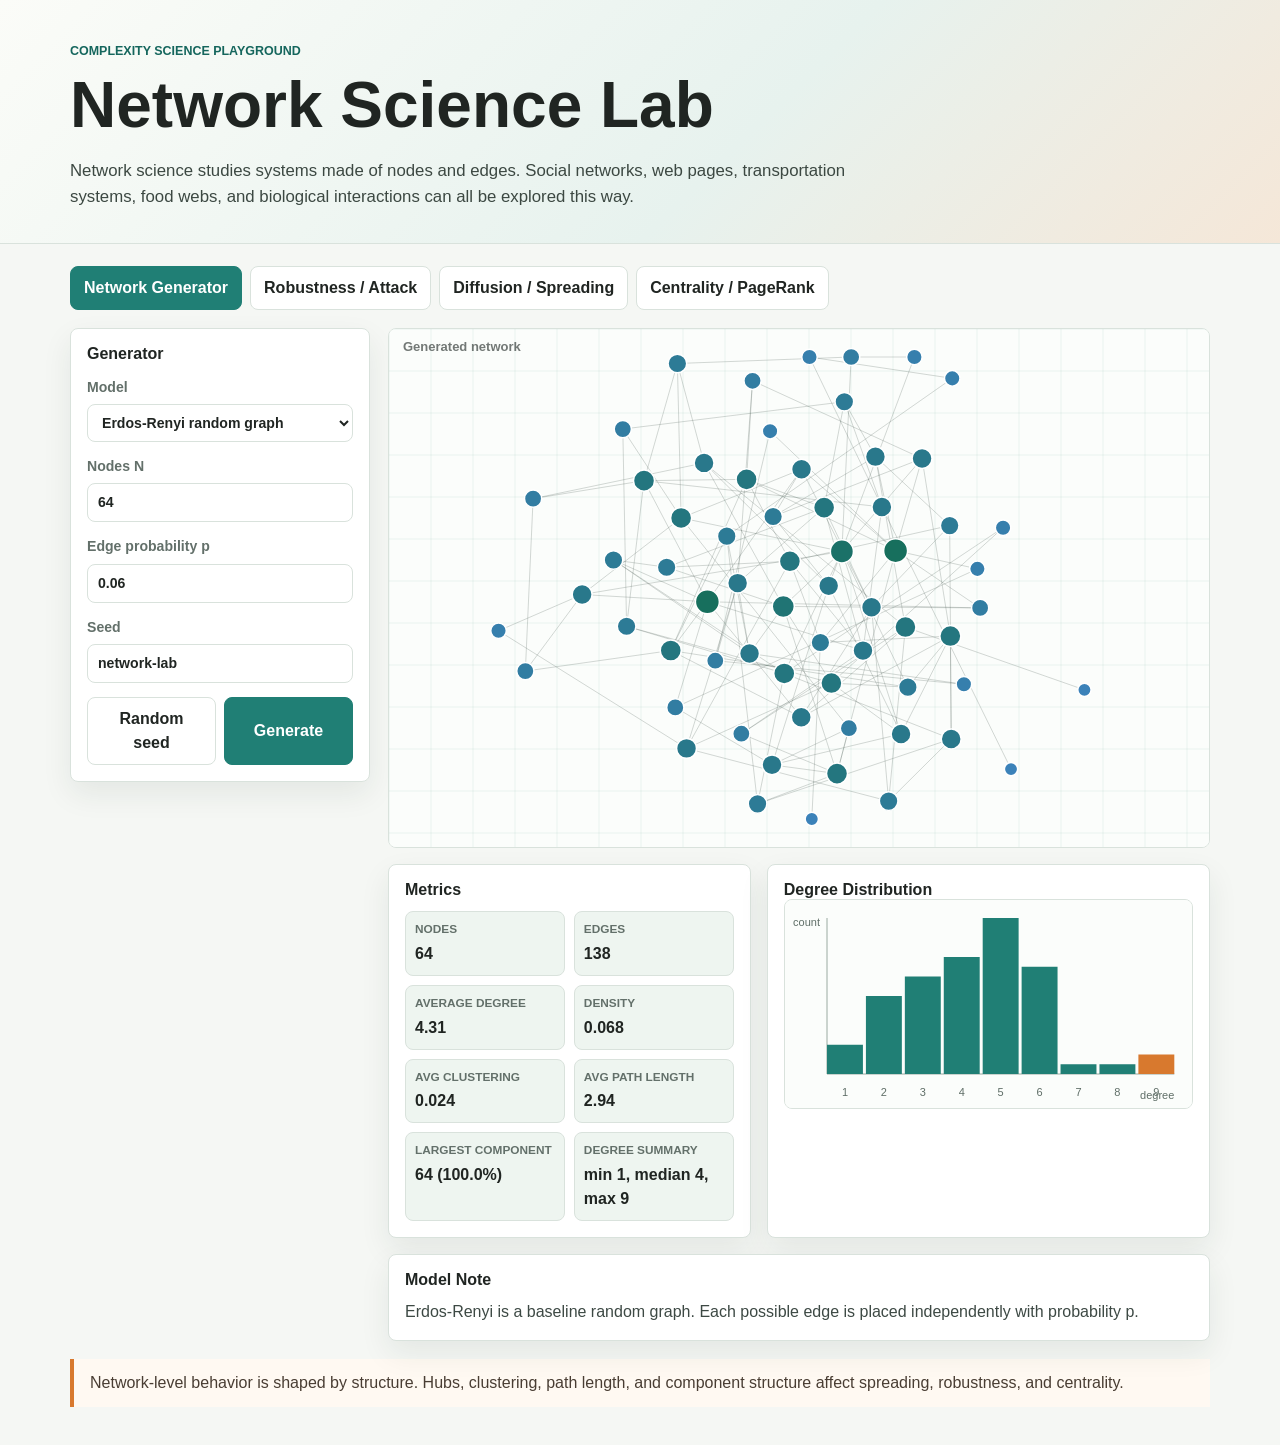
<file: network-science-lab/index.html>
<!DOCTYPE html>
<html lang="en">
<head>
  <meta charset="UTF-8">
  <meta name="viewport" content="width=device-width, initial-scale=1.0">
  <title>Network Science Lab</title>
  <link rel="stylesheet" href="style.css">
</head>
<body>
  <header class="site-header">
    <div class="header-content">
      <p class="eyebrow">Complexity Science Playground</p>
      <h1>Network Science Lab</h1>
      <p class="intro">
        Network science studies systems made of nodes and edges. Social networks, web pages,
        transportation systems, food webs, and biological interactions can all be explored this way.
      </p>
    </div>
  </header>

  <main class="app-shell">
    <nav class="tabs" aria-label="Lab modules">
      <button id="generator-tab" class="tab-button active" type="button" data-tab="generator">Network Generator</button>
      <button id="robustness-tab" class="tab-button" type="button" data-tab="robustness">Robustness / Attack</button>
      <button id="diffusion-tab" class="tab-button" type="button" data-tab="diffusion">Diffusion / Spreading</button>
      <button id="centrality-tab" class="tab-button" type="button" data-tab="centrality">Centrality / PageRank</button>
    </nav>

    <section class="tab-panel active" id="generator" aria-labelledby="generator-tab">
      <div class="module-grid">
        <aside class="control-panel">
          <h2>Generator</h2>

          <label>
            Model
            <select id="modelSelect">
              <option value="er">Erdos-Renyi random graph</option>
              <option value="ws">Watts-Strogatz small-world</option>
              <option value="ba">Barabasi-Albert preferential attachment</option>
            </select>
          </label>

          <label>
            Nodes N
            <input id="nodeCount" type="number" min="8" max="180" step="1" value="64">
          </label>

          <div class="param-group" data-model-param="er">
            <label>
              Edge probability p
              <input id="erProbability" type="number" min="0" max="1" step="0.01" value="0.06">
            </label>
          </div>

          <div class="param-group hidden" data-model-param="ws">
            <label>
              Neighbor count k
              <input id="wsK" type="number" min="2" max="30" step="2" value="6">
            </label>
            <label>
              Rewiring probability beta
              <input id="wsBeta" type="number" min="0" max="1" step="0.01" value="0.12">
            </label>
            <p class="hint">Odd k values are rounded down to keep a symmetric ring lattice.</p>
          </div>

          <div class="param-group hidden" data-model-param="ba">
            <label>
              Edges per new node m
              <input id="baM" type="number" min="1" max="12" step="1" value="2">
            </label>
          </div>

          <label>
            Seed
            <input id="seedInput" type="text" value="network-lab">
          </label>

          <div class="button-row">
            <button id="randomSeedButton" type="button" class="secondary-button">Random seed</button>
            <button id="generateButton" type="button" class="primary-button">Generate</button>
          </div>
        </aside>

        <div class="visual-area">
          <div class="canvas-wrap large">
            <canvas id="networkCanvas" aria-label="Generated network visualization"></canvas>
          </div>
          <div class="info-grid">
            <section class="metrics-panel">
              <h2>Metrics</h2>
              <div id="metricsList" class="metrics-list"></div>
            </section>
            <section class="plot-panel">
              <h2>Degree Distribution</h2>
              <div class="canvas-wrap small">
                <canvas id="degreeCanvas" aria-label="Degree histogram"></canvas>
              </div>
            </section>
          </div>
          <section class="note-panel">
            <h2>Model Note</h2>
            <p id="modelNote"></p>
          </section>
        </div>
      </div>
    </section>

    <section class="tab-panel" id="robustness" aria-labelledby="robustness-tab">
      <div class="module-grid">
        <aside class="control-panel">
          <h2>Attack Simulation</h2>
          <p class="compact-copy">
            Random removal approximates random failure. Targeted removal approximates hub attack.
          </p>

          <label>
            Removal mode
            <select id="attackMode">
              <option value="random">Random node removal</option>
              <option value="targeted">Target highest-degree nodes</option>
            </select>
          </label>

          <div class="button-stack">
            <button id="removeOneButton" type="button" class="secondary-button">Remove one node</button>
            <button id="removeFiveButton" type="button" class="secondary-button">Remove 5%</button>
            <button id="removeTenButton" type="button" class="secondary-button">Remove 10%</button>
            <button id="resetAttackButton" type="button" class="primary-button">Reset network</button>
          </div>

          <div id="attackStats" class="stats-box"></div>
        </aside>

        <div class="visual-area">
          <div class="canvas-wrap large">
            <canvas id="attackCanvas" aria-label="Robustness simulation network"></canvas>
          </div>
          <section class="plot-panel">
            <h2>Largest Component Over Removal</h2>
            <div class="canvas-wrap small">
              <canvas id="attackSeriesCanvas" aria-label="Giant component time series"></canvas>
            </div>
          </section>
          <section class="note-panel">
            <h2>Robustness Note</h2>
            <p>
              Scale-free-like networks often tolerate random failures, but targeted removal of hubs
              can fragment them quickly.
            </p>
          </section>
        </div>
      </div>
    </section>

    <section class="tab-panel" id="diffusion" aria-labelledby="diffusion-tab">
      <div class="module-grid">
        <aside class="control-panel">
          <h2>SI Spreading</h2>
          <p class="compact-copy">
            Infected nodes try to infect susceptible neighbors each step and remain infected.
          </p>

          <label>
            Infection probability
            <input id="infectionProbability" type="number" min="0" max="1" step="0.01" value="0.22">
          </label>

          <div class="button-stack">
            <button id="randomSourceButton" type="button" class="secondary-button">Random source</button>
            <button id="stepDiffusionButton" type="button" class="secondary-button">Step</button>
            <button id="startPauseButton" type="button" class="primary-button">Start</button>
            <button id="resetDiffusionButton" type="button" class="secondary-button">Reset</button>
          </div>

          <p class="hint">Click a node in the canvas to choose the infection source.</p>
          <div id="diffusionStats" class="stats-box"></div>
        </aside>

        <div class="visual-area">
          <div class="canvas-wrap large">
            <canvas id="diffusionCanvas" aria-label="Diffusion simulation network"></canvas>
          </div>
          <section class="plot-panel">
            <h2>Infected Fraction Over Time</h2>
            <div class="canvas-wrap small">
              <canvas id="diffusionSeriesCanvas" aria-label="Infected fraction time series"></canvas>
            </div>
          </section>
          <section class="note-panel">
            <h2>Spreading Note</h2>
            <p>
              Hubs can accelerate spreading. Network structure affects whether local transmission
              remains contained or becomes global.
            </p>
          </section>
        </div>
      </div>
    </section>

    <section class="tab-panel" id="centrality" aria-labelledby="centrality-tab">
      <div class="module-grid">
        <aside class="control-panel">
          <h2>Centrality</h2>
          <p class="compact-copy">
            Degree counts direct connections. PageRank-like centrality rewards nodes linked to other
            central nodes.
          </p>

          <label>
            Color and size by
            <select id="centralityMode">
              <option value="pagerank">PageRank</option>
              <option value="degree">Degree</option>
              <option value="infected">Infected status</option>
            </select>
          </label>

          <div class="stats-box">
            PageRank uses damping 0.85 for 50 iterations and treats the network as undirected.
          </div>
        </aside>

        <div class="visual-area">
          <div class="canvas-wrap large">
            <canvas id="centralityCanvas" aria-label="Centrality network visualization"></canvas>
          </div>
          <section class="table-panel">
            <h2>Top Nodes</h2>
            <div class="table-wrap">
              <table>
                <thead>
                  <tr>
                    <th>Rank</th>
                    <th>Node</th>
                    <th>Degree</th>
                    <th>PageRank</th>
                  </tr>
                </thead>
                <tbody id="centralityTable"></tbody>
              </table>
            </div>
          </section>
        </div>
      </div>
    </section>

    <section class="final-note">
      <p>
        Network-level behavior is shaped by structure. Hubs, clustering, path length, and component
        structure affect spreading, robustness, and centrality.
      </p>
    </section>
  </main>

  <script src="script.js"></script>
</body>
</html>
</file>
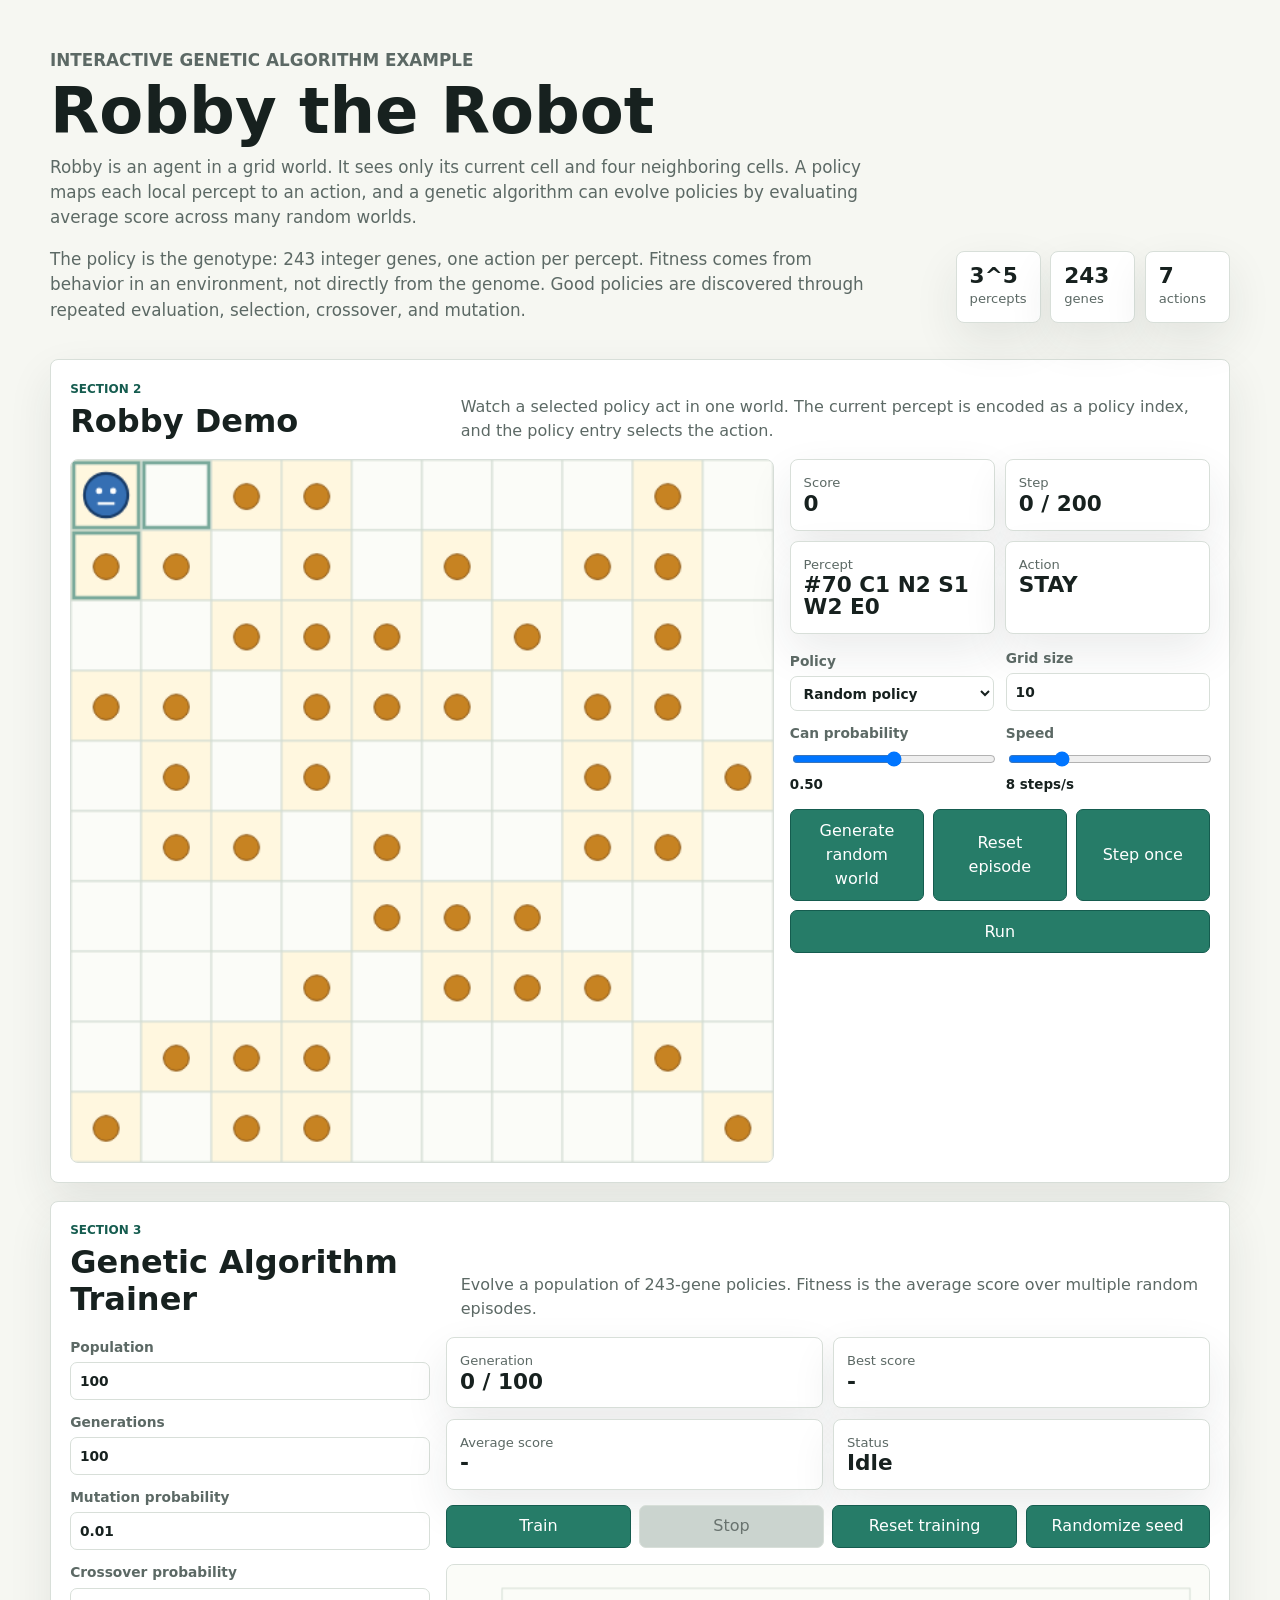
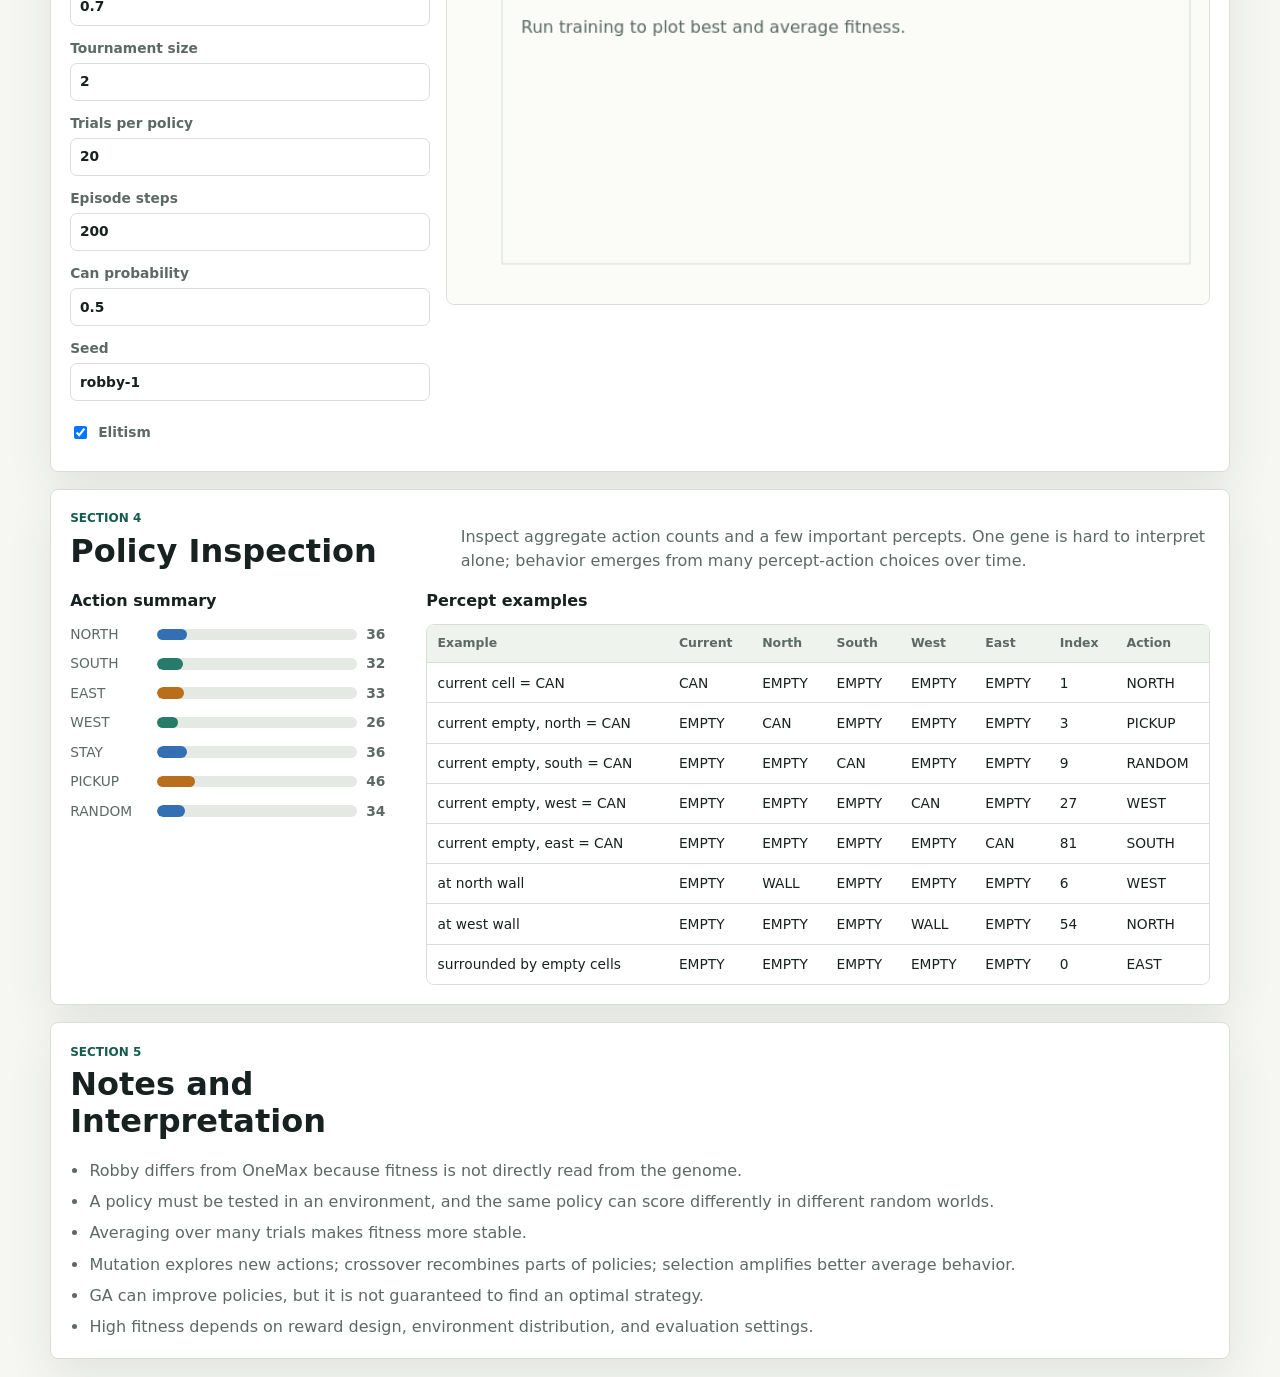
<file: robby-ga/index.html>
<!doctype html>
<html lang="en">
  <head>
    <meta charset="utf-8">
    <meta name="viewport" content="width=device-width, initial-scale=1">
    <title>Robby GA</title>
    <link rel="stylesheet" href="style.css">
  </head>
  <body>
    <header class="site-header">
      <div class="header-copy">
        <p class="eyebrow">Interactive genetic algorithm example</p>
        <h1>Robby the Robot</h1>
        <p>
          Robby is an agent in a grid world. It sees only its current cell and four
          neighboring cells. A policy maps each local percept to an action, and a
          genetic algorithm can evolve policies by evaluating average score across
          many random worlds.
        </p>
        <p class="compact-note">
          The policy is the genotype: 243 integer genes, one action per percept.
          Fitness comes from behavior in an environment, not directly from the genome.
          Good policies are discovered through repeated evaluation, selection,
          crossover, and mutation.
        </p>
      </div>
      <div class="header-facts" aria-label="Robby facts">
        <div><strong>3^5</strong><span>percepts</span></div>
        <div><strong>243</strong><span>genes</span></div>
        <div><strong>7</strong><span>actions</span></div>
      </div>
    </header>

    <main>
      <section class="panel demo-panel" aria-labelledby="demo-title">
        <div class="section-heading">
          <div>
            <p class="eyebrow">Section 2</p>
            <h2 id="demo-title">Robby Demo</h2>
          </div>
          <p>
            Watch a selected policy act in one world. The current percept is encoded
            as a policy index, and the policy entry selects the action.
          </p>
        </div>

        <div class="demo-layout">
          <div class="canvas-wrap">
            <canvas id="worldCanvas" width="520" height="520" aria-label="Robby grid world"></canvas>
          </div>

          <div class="control-stack">
            <div class="stats-grid">
              <div><span>Score</span><strong id="demoScore">0</strong></div>
              <div><span>Step</span><strong id="demoStep">0 / 200</strong></div>
              <div><span>Percept</span><strong id="demoPercept">-</strong></div>
              <div><span>Action</span><strong id="demoAction">-</strong></div>
            </div>

            <div class="controls">
              <label>
                Policy
                <select id="policySelector">
                  <option value="random">Random policy</option>
                  <option value="hand">Hand-coded simple policy</option>
                  <option value="best" disabled>Best evolved policy</option>
                </select>
              </label>
              <label>
                Grid size
                <input id="gridSizeInput" type="number" min="4" max="30" step="1" value="10">
              </label>
              <label>
                Can probability
                <input id="demoCanProbInput" type="range" min="0" max="1" step="0.05" value="0.5">
                <output id="demoCanProbValue">0.50</output>
              </label>
              <label>
                Speed
                <input id="speedInput" type="range" min="1" max="30" step="1" value="8">
                <output id="speedValue">8 steps/s</output>
              </label>
            </div>

            <div class="button-row">
              <button id="newWorldButton" type="button">Generate random world</button>
              <button id="resetEpisodeButton" type="button">Reset episode</button>
              <button id="stepButton" type="button">Step once</button>
              <button id="runPauseButton" type="button">Run</button>
            </div>
          </div>
        </div>
      </section>

      <section class="panel" aria-labelledby="trainer-title">
        <div class="section-heading">
          <div>
            <p class="eyebrow">Section 3</p>
            <h2 id="trainer-title">Genetic Algorithm Trainer</h2>
          </div>
          <p>
            Evolve a population of 243-gene policies. Fitness is the average score
            over multiple random episodes.
          </p>
        </div>

        <div class="trainer-layout">
          <div class="controls trainer-controls">
            <label>
              Population
              <input id="populationInput" type="number" min="10" max="500" step="10" value="100">
            </label>
            <label>
              Generations
              <input id="generationsInput" type="number" min="1" max="1000" step="1" value="100">
            </label>
            <label>
              Mutation probability
              <input id="mutationInput" type="number" min="0" max="0.2" step="0.001" value="0.01">
            </label>
            <label>
              Crossover probability
              <input id="crossoverInput" type="number" min="0" max="1" step="0.05" value="0.7">
            </label>
            <label>
              Tournament size
              <input id="tournamentInput" type="number" min="2" max="20" step="1" value="2">
            </label>
            <label>
              Trials per policy
              <input id="trialsInput" type="number" min="1" max="200" step="1" value="20">
            </label>
            <label>
              Episode steps
              <input id="episodeStepsInput" type="number" min="10" max="1000" step="10" value="200">
            </label>
            <label>
              Can probability
              <input id="trainCanProbInput" type="number" min="0" max="1" step="0.05" value="0.5">
            </label>
            <label>
              Seed
              <input id="seedInput" type="text" value="robby-1">
            </label>
            <label class="checkbox-label">
              <input id="elitismInput" type="checkbox" checked>
              Elitism
            </label>
          </div>

          <div class="training-summary">
            <div class="stats-grid">
              <div><span>Generation</span><strong id="generationStat">0 / 100</strong></div>
              <div><span>Best score</span><strong id="bestStat">-</strong></div>
              <div><span>Average score</span><strong id="averageStat">-</strong></div>
              <div><span>Status</span><strong id="trainingStatus">Idle</strong></div>
            </div>

            <div class="button-row">
              <button id="trainButton" type="button">Train</button>
              <button id="stopButton" type="button" disabled>Stop</button>
              <button id="resetTrainingButton" type="button">Reset training</button>
              <button id="randomSeedButton" type="button">Randomize seed</button>
            </div>

            <div class="canvas-wrap chart-wrap">
              <canvas id="fitnessCanvas" width="720" height="320" aria-label="Fitness history chart"></canvas>
            </div>
          </div>
        </div>
      </section>

      <section class="panel" aria-labelledby="policy-title">
        <div class="section-heading">
          <div>
            <p class="eyebrow">Section 4</p>
            <h2 id="policy-title">Policy Inspection</h2>
          </div>
          <p>
            Inspect aggregate action counts and a few important percepts. One gene
            is hard to interpret alone; behavior emerges from many percept-action
            choices over time.
          </p>
        </div>

        <div class="inspection-layout">
          <div>
            <h3>Action summary</h3>
            <div id="actionSummary" class="summary-bars"></div>
          </div>
          <div>
            <h3>Percept examples</h3>
            <div class="table-wrap">
              <table>
                <thead>
                  <tr>
                    <th>Example</th>
                    <th>Current</th>
                    <th>North</th>
                    <th>South</th>
                    <th>West</th>
                    <th>East</th>
                    <th>Index</th>
                    <th>Action</th>
                  </tr>
                </thead>
                <tbody id="perceptTableBody"></tbody>
              </table>
            </div>
          </div>
        </div>
      </section>

      <section class="panel notes-panel" aria-labelledby="notes-title">
        <div class="section-heading">
          <div>
            <p class="eyebrow">Section 5</p>
            <h2 id="notes-title">Notes and Interpretation</h2>
          </div>
        </div>
        <ul>
          <li>Robby differs from OneMax because fitness is not directly read from the genome.</li>
          <li>A policy must be tested in an environment, and the same policy can score differently in different random worlds.</li>
          <li>Averaging over many trials makes fitness more stable.</li>
          <li>Mutation explores new actions; crossover recombines parts of policies; selection amplifies better average behavior.</li>
          <li>GA can improve policies, but it is not guaranteed to find an optimal strategy.</li>
          <li>High fitness depends on reward design, environment distribution, and evaluation settings.</li>
        </ul>
      </section>
    </main>

    <script type="module" src="js/main.js"></script>
  </body>
</html>
</file>
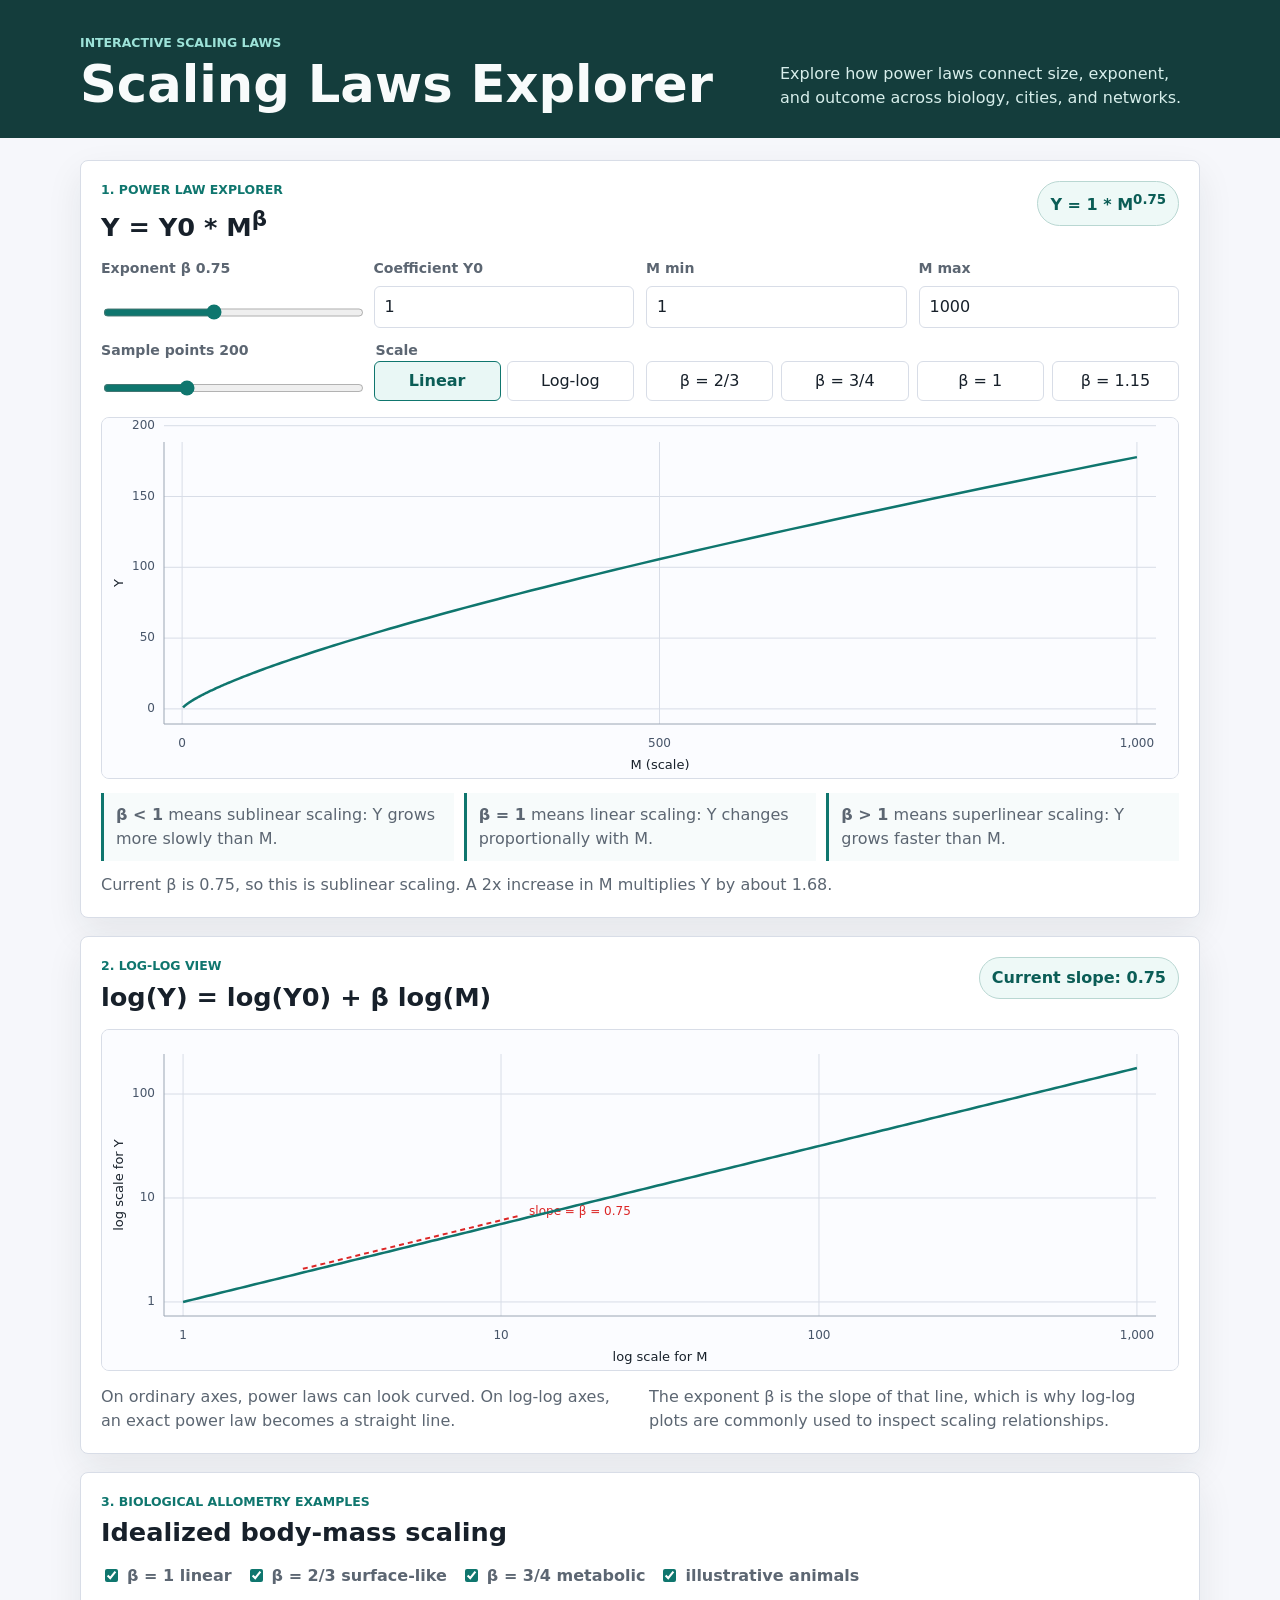
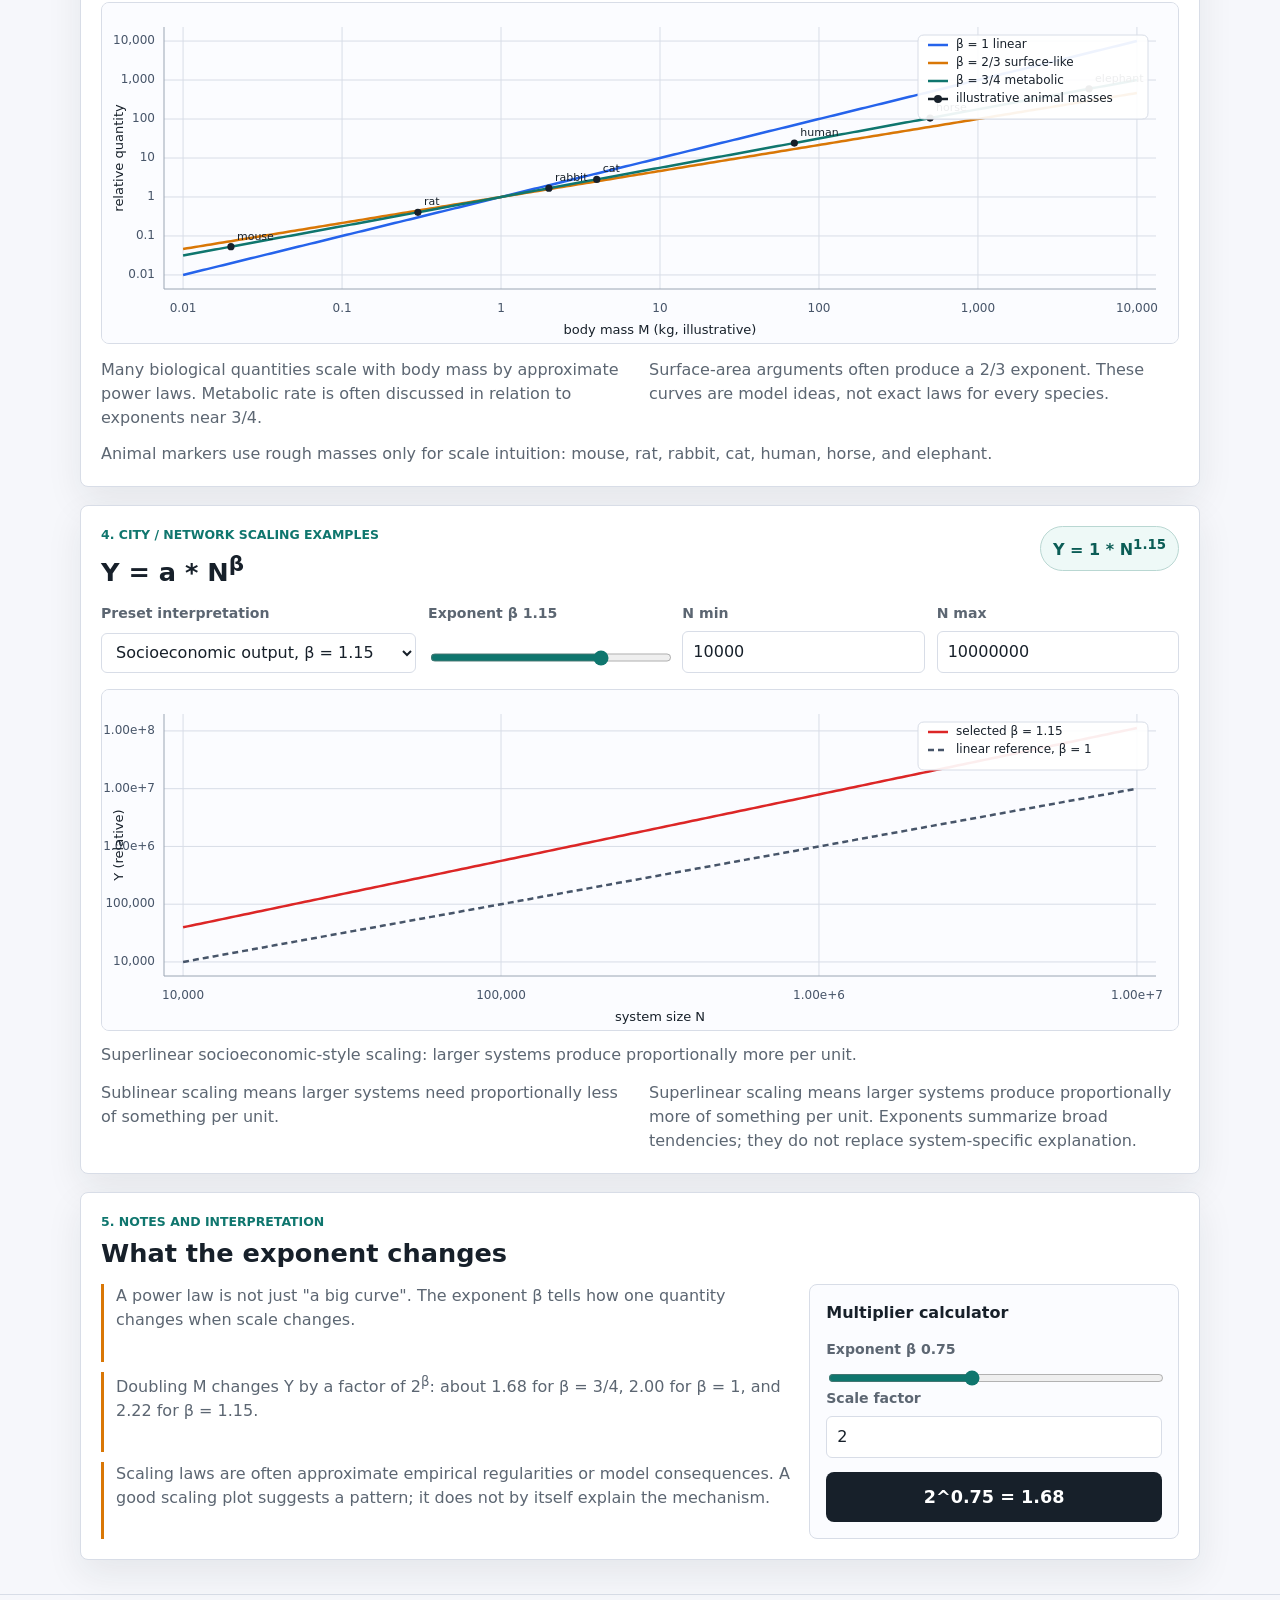
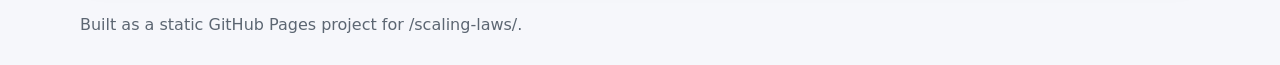
<file: scaling-laws/index.html>
<!doctype html>
<html lang="en">
<head>
  <meta charset="utf-8">
  <meta name="viewport" content="width=device-width, initial-scale=1">
  <title>Scaling Laws Explorer</title>
  <link rel="stylesheet" href="style.css">
  <script type="module" src="js/main.js"></script>
</head>
<body>
  <header class="site-header">
    <div class="wrap header-grid">
      <div>
        <p class="eyebrow">Interactive scaling laws</p>
        <h1>Scaling Laws Explorer</h1>
      </div>
      <p class="header-copy">
        Explore how power laws connect size, exponent, and outcome across biology,
        cities, and networks.
      </p>
    </div>
  </header>

  <main class="wrap">
    <section class="panel" id="power-law-explorer">
      <div class="section-head">
        <div>
          <p class="section-kicker">1. Power Law Explorer</p>
          <h2>Y = Y0 * M<sup>β</sup></h2>
        </div>
        <div class="formula-pill" id="currentFormula">Y = 1 * M^0.75</div>
      </div>

      <div class="control-grid explorer-controls">
        <label class="control">
          <span>Exponent β <strong id="betaValue">0.75</strong></span>
          <input id="betaInput" type="range" min="0.2" max="1.5" step="0.01" value="0.75">
        </label>

        <label class="control">
          <span>Coefficient Y0</span>
          <input id="y0Input" type="number" min="0.01" max="100" step="0.1" value="1">
        </label>

        <label class="control">
          <span>M min</span>
          <input id="mMinInput" type="number" min="0.0001" step="0.1" value="1">
        </label>

        <label class="control">
          <span>M max</span>
          <input id="mMaxInput" type="number" min="0.001" step="1" value="1000">
        </label>

        <label class="control">
          <span>Sample points <strong id="pointsValue">200</strong></span>
          <input id="pointsInput" type="range" min="20" max="600" step="10" value="200">
        </label>

        <fieldset class="segmented">
          <legend>Scale</legend>
          <label>
            <input type="radio" name="plotScale" value="linear" checked>
            <span>Linear</span>
          </label>
          <label>
            <input type="radio" name="plotScale" value="loglog">
            <span>Log-log</span>
          </label>
        </fieldset>

        <div class="preset-group" aria-label="Exponent presets">
          <button type="button" data-explorer-beta="0.6666666667">β = 2/3</button>
          <button type="button" data-explorer-beta="0.75">β = 3/4</button>
          <button type="button" data-explorer-beta="1">β = 1</button>
          <button type="button" data-explorer-beta="1.15">β = 1.15</button>
        </div>
      </div>

      <div class="plot-card">
        <canvas id="explorerCanvas" aria-label="Power law explorer plot"></canvas>
      </div>

      <div class="insight-strip">
        <p><strong>β &lt; 1</strong> means sublinear scaling: Y grows more slowly than M.</p>
        <p><strong>β = 1</strong> means linear scaling: Y changes proportionally with M.</p>
        <p><strong>β &gt; 1</strong> means superlinear scaling: Y grows faster than M.</p>
      </div>
      <p class="compact-note" id="exponentMeaning"></p>
    </section>

    <section class="panel" id="log-log-view">
      <div class="section-head">
        <div>
          <p class="section-kicker">2. Log-Log View</p>
          <h2>log(Y) = log(Y0) + β log(M)</h2>
        </div>
        <div class="formula-pill">Current slope: <span id="logSlopeValue">0.75</span></div>
      </div>

      <div class="plot-card">
        <canvas id="logCanvas" aria-label="Log-log power law plot"></canvas>
      </div>

      <div class="two-column-text">
        <p>On ordinary axes, power laws can look curved. On log-log axes, an exact power law becomes a straight line.</p>
        <p>The exponent β is the slope of that line, which is why log-log plots are commonly used to inspect scaling relationships.</p>
      </div>
    </section>

    <section class="panel" id="allometry">
      <div class="section-head">
        <div>
          <p class="section-kicker">3. Biological Allometry Examples</p>
          <h2>Idealized body-mass scaling</h2>
        </div>
      </div>

      <div class="toggle-row" aria-label="Allometry curve toggles">
        <label><input id="showAllometryLinear" type="checkbox" checked> β = 1 linear</label>
        <label><input id="showAllometrySurface" type="checkbox" checked> β = 2/3 surface-like</label>
        <label><input id="showAllometryMetabolic" type="checkbox" checked> β = 3/4 metabolic</label>
        <label><input id="showAnimalMarkers" type="checkbox" checked> illustrative animals</label>
      </div>

      <div class="plot-card">
        <canvas id="allometryCanvas" aria-label="Biological allometry comparison plot"></canvas>
      </div>

      <div class="two-column-text">
        <p>Many biological quantities scale with body mass by approximate power laws. Metabolic rate is often discussed in relation to exponents near 3/4.</p>
        <p>Surface-area arguments often produce a 2/3 exponent. These curves are model ideas, not exact laws for every species.</p>
      </div>
      <p class="compact-note">Animal markers use rough masses only for scale intuition: mouse, rat, rabbit, cat, human, horse, and elephant.</p>
    </section>

    <section class="panel" id="city-network">
      <div class="section-head">
        <div>
          <p class="section-kicker">4. City / Network Scaling Examples</p>
          <h2>Y = a * N<sup>β</sup></h2>
        </div>
        <div class="formula-pill" id="cityFormula">Y = 1 * N^1.15</div>
      </div>

      <div class="control-grid city-controls">
        <label class="control">
          <span>Preset interpretation</span>
          <select id="cityPreset">
            <option value="infrastructure">Infrastructure-like, β = 0.85</option>
            <option value="linear">Linear scaling, β = 1</option>
            <option value="output" selected>Socioeconomic output, β = 1.15</option>
            <option value="custom">Custom β</option>
          </select>
        </label>

        <label class="control">
          <span>Exponent β <strong id="cityBetaValue">1.15</strong></span>
          <input id="cityBetaInput" type="range" min="0.5" max="1.4" step="0.01" value="1.15">
        </label>

        <label class="control">
          <span>N min</span>
          <input id="cityNMinInput" type="number" min="1" step="1000" value="10000">
        </label>

        <label class="control">
          <span>N max</span>
          <input id="cityNMaxInput" type="number" min="10" step="10000" value="10000000">
        </label>
      </div>

      <div class="plot-card">
        <canvas id="cityCanvas" aria-label="City and network scaling comparison plot"></canvas>
      </div>

      <p class="compact-note" id="cityInterpretation"></p>
      <div class="two-column-text">
        <p>Sublinear scaling means larger systems need proportionally less of something per unit.</p>
        <p>Superlinear scaling means larger systems produce proportionally more of something per unit. Exponents summarize broad tendencies; they do not replace system-specific explanation.</p>
      </div>
    </section>

    <section class="panel" id="notes">
      <div class="section-head">
        <div>
          <p class="section-kicker">5. Notes and Interpretation</p>
          <h2>What the exponent changes</h2>
        </div>
      </div>

      <div class="notes-grid">
        <div class="note-list">
          <p>A power law is not just "a big curve". The exponent β tells how one quantity changes when scale changes.</p>
          <p>Doubling M changes Y by a factor of 2<sup>β</sup>: about 1.68 for β = 3/4, 2.00 for β = 1, and 2.22 for β = 1.15.</p>
          <p>Scaling laws are often approximate empirical regularities or model consequences. A good scaling plot suggests a pattern; it does not by itself explain the mechanism.</p>
        </div>

        <div class="calculator" aria-label="Doubling calculator">
          <h3>Multiplier calculator</h3>
          <label class="control">
            <span>Exponent β <strong id="calcBetaValue">0.75</strong></span>
            <input id="calcBetaInput" type="range" min="0.2" max="1.5" step="0.01" value="0.75">
          </label>
          <label class="control">
            <span>Scale factor</span>
            <input id="scaleFactorInput" type="number" min="0.01" step="0.1" value="2">
          </label>
          <output id="calculatorOutput">2^0.75 = 1.68</output>
        </div>
      </div>
    </section>
  </main>

  <footer class="site-footer">
    <div class="wrap">Built as a static GitHub Pages project for /scaling-laws/.</div>
  </footer>

  <noscript>
    <p class="noscript">This explorer needs JavaScript enabled to draw the interactive plots.</p>
  </noscript>
</body>
</html>
</file>
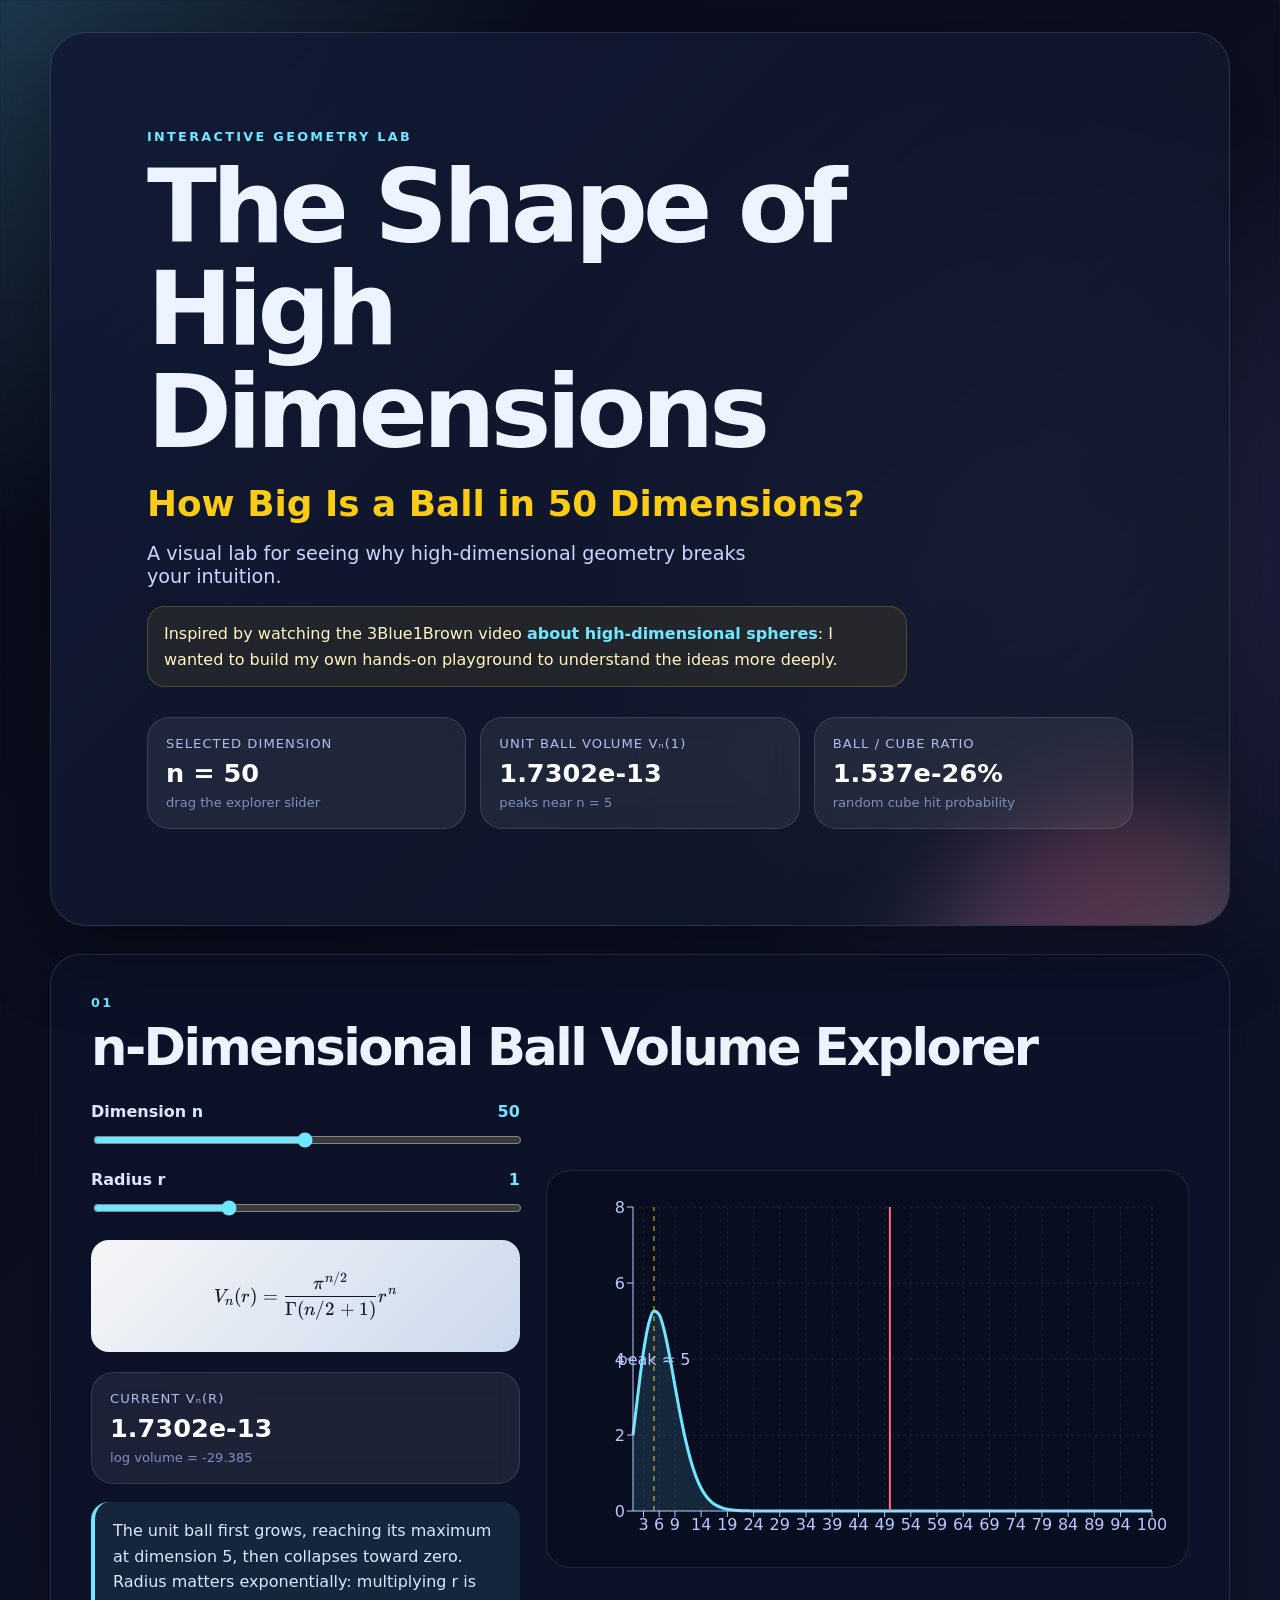
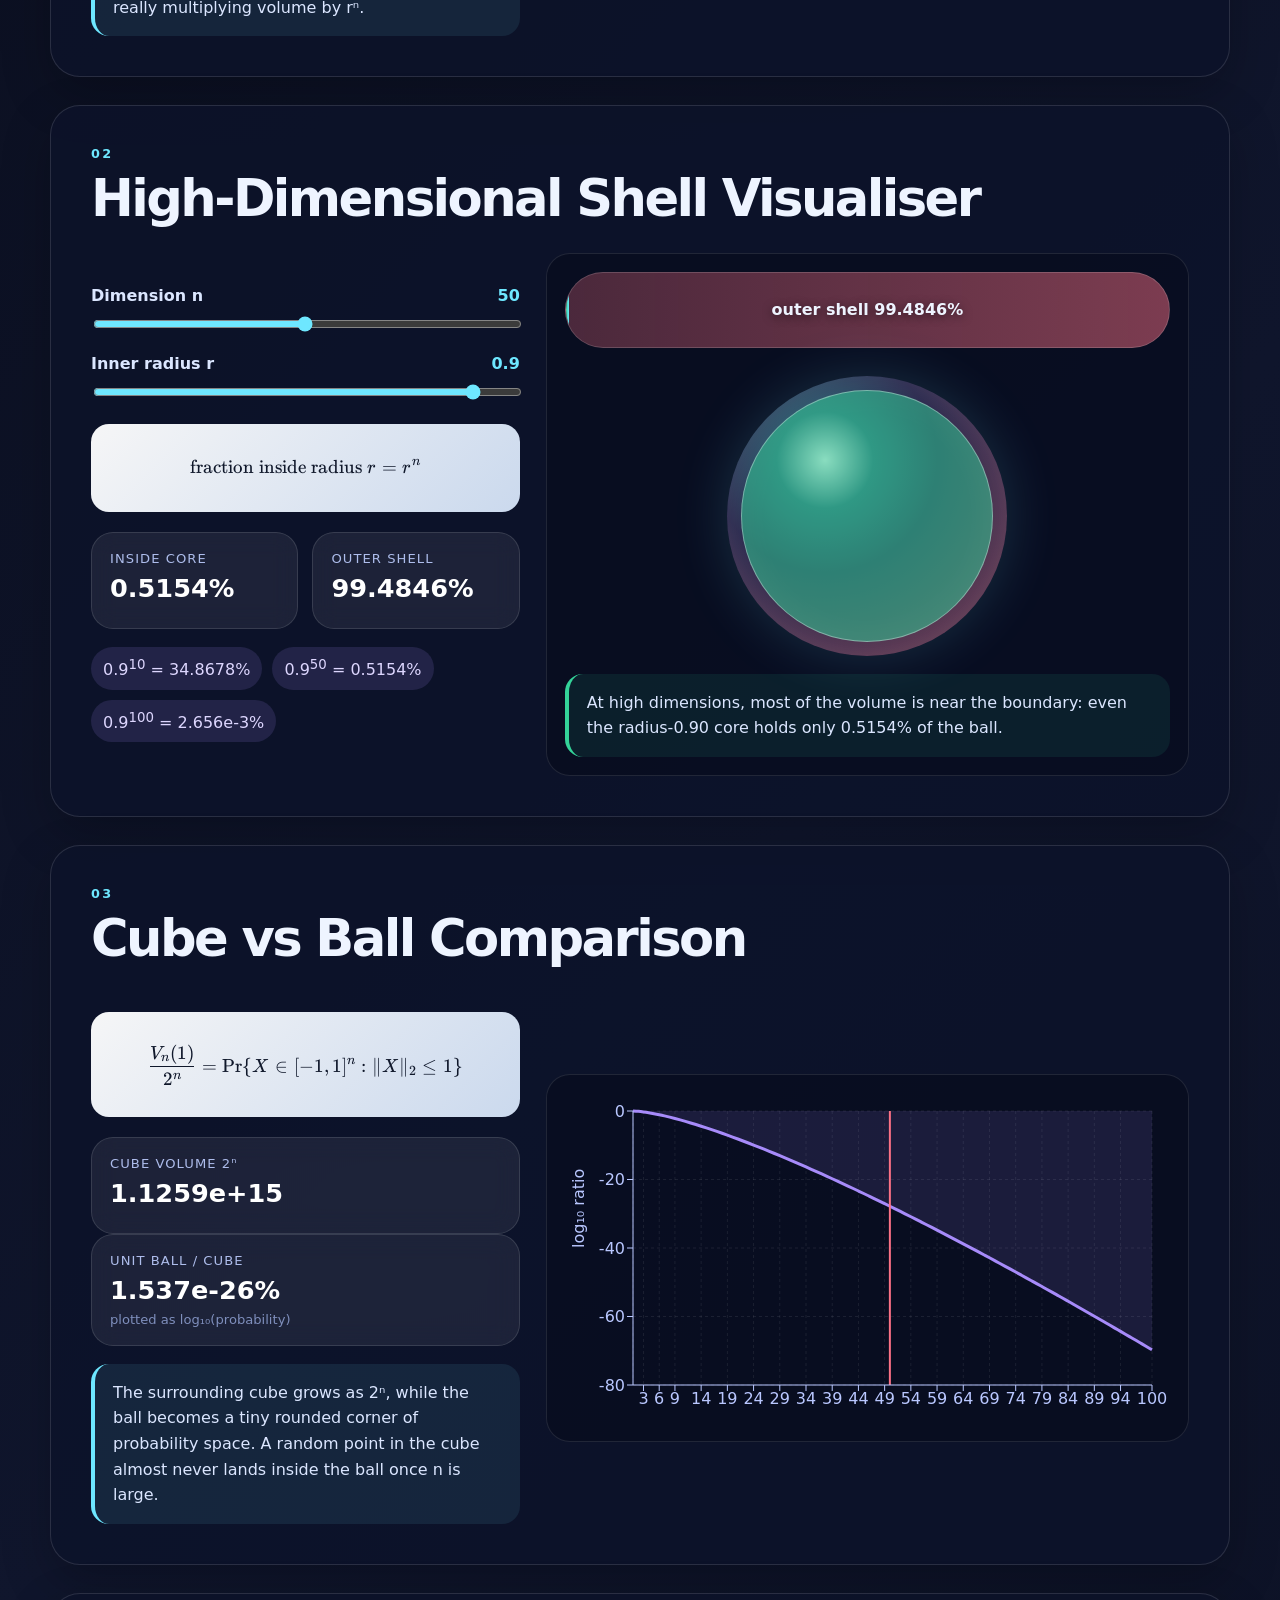
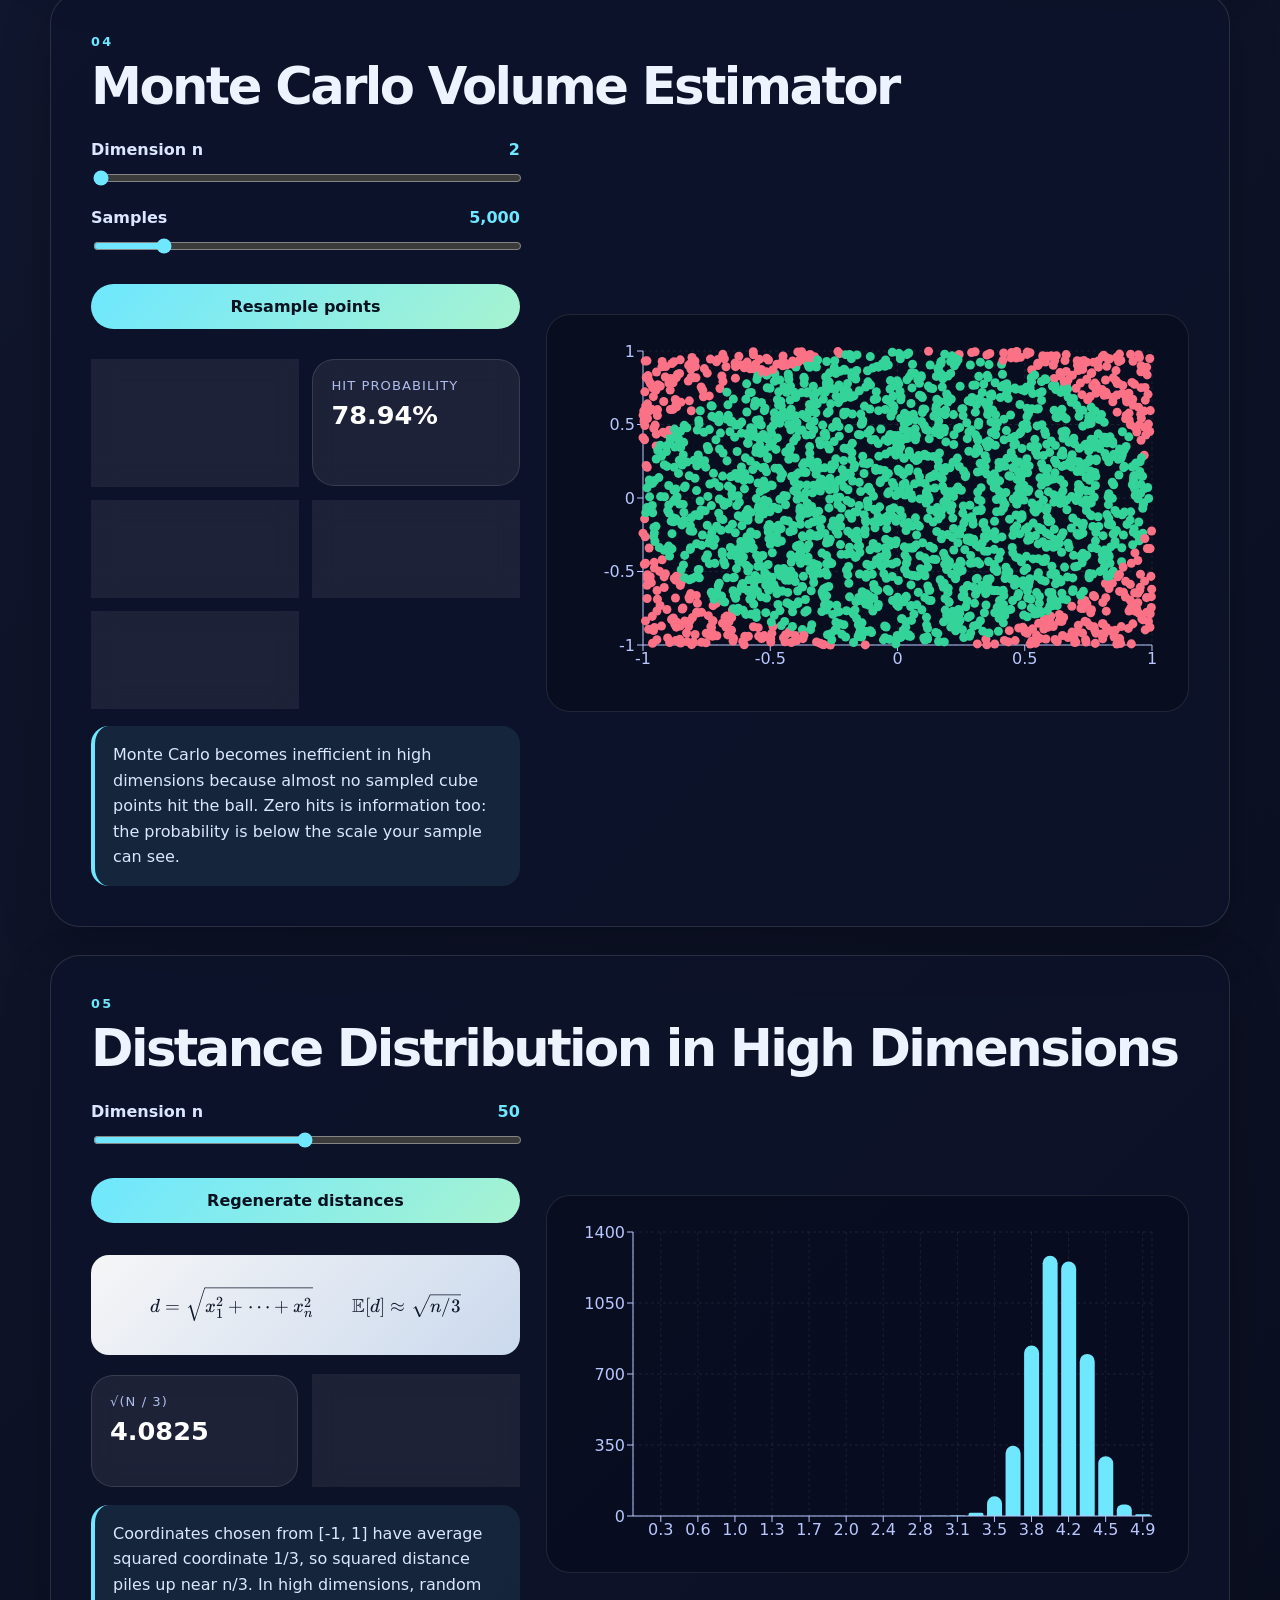
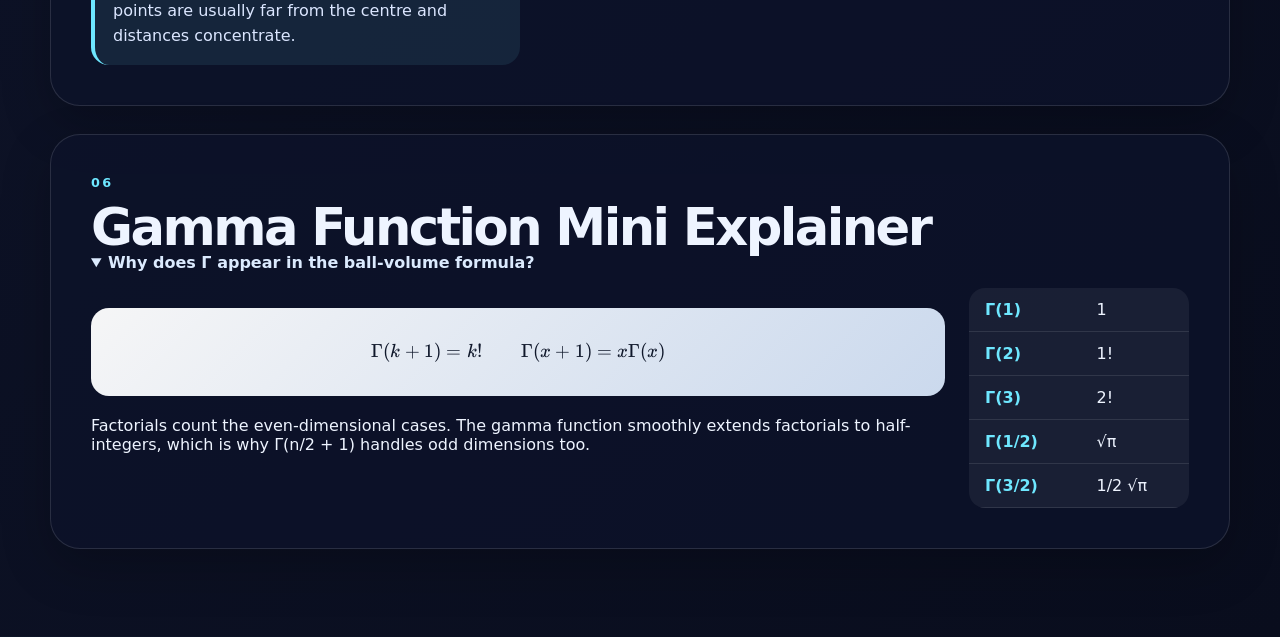
<file: shape-of-high-dimensions/index.html>
<!doctype html>
<html lang="en">
  <head>
    <meta charset="UTF-8" />
    <meta name="viewport" content="width=device-width, initial-scale=1.0" />
    <meta name="description" content="The Shape of High Dimensions: an interactive visual lab for high-dimensional balls, shells, cubes, and distances." />
    <title>The Shape of High Dimensions</title>
    <script type="module" crossorigin src="./assets/index-D-1eedHa.js"></script>
    <link rel="stylesheet" crossorigin href="./assets/index-bRvcwjuD.css">
  </head>
  <body>
    <div id="root"></div>
  </body>
</html>
</file>
<file: styles.css>
:root {
  --bg: #f3f5f7;
  --panel: #ffffff;
  --ink: #16202a;
  --muted: #667381;
  --line: #dce2e8;
  --accent: #3b5ccc;
  --accent-soft: #e9edff;
  --danger: #9c2f2f;
  --shadow: 0 16px 42px rgba(21, 32, 43, 0.08);
  --radius: 18px;
  font-family: Inter, ui-sans-serif, system-ui, -apple-system, BlinkMacSystemFont, "Segoe UI", sans-serif;
}

* { box-sizing: border-box; }
html { scroll-behavior: smooth; }
body { margin: 0; background: var(--bg); color: var(--ink); }
a { color: inherit; }
button, input, select { font: inherit; }
canvas { width: 100%; height: auto; display: block; background: #fff; border: 1px solid var(--line); border-radius: 14px; }

.app-shell { min-height: 100vh; display: grid; grid-template-columns: 280px 1fr; }
.sidebar {
  position: sticky; top: 0; height: 100vh; overflow-y: auto;
  padding: 24px 18px; background: #101820; color: #eef4f8;
  border-right: 1px solid rgba(255,255,255,.08);
}
.brand { display: flex; align-items: center; gap: 12px; text-decoration: none; margin-bottom: 26px; }
.brand-mark { width: 42px; height: 42px; border-radius: 12px; display: grid; place-items: center; background: #f4c95d; color: #111; font-weight: 800; }
.brand strong { display: block; font-size: 15px; }
.brand small { display: block; color: #9fb0bf; margin-top: 3px; }
.nav-group { margin: 18px 0 8px; color: #8fa1b1; font-size: 12px; font-weight: 700; letter-spacing: .08em; text-transform: uppercase; }
.nav-link { display: block; padding: 10px 12px; border-radius: 10px; color: #dce5ed; text-decoration: none; font-size: 14px; margin: 3px 0; }
.nav-link:hover, .nav-link.active { background: rgba(255,255,255,.10); color: #fff; }
.sidebar-foot { margin-top: 24px; padding: 14px 12px; border-top: 1px solid rgba(255,255,255,.1); color: #93a4b3; font-size: 12px; line-height: 1.5; }

.main-panel { min-width: 0; }
.mobile-header { display: none; }
.page { max-width: 1220px; margin: 0 auto; padding: 44px 42px 80px; }
.hero {
  background: linear-gradient(145deg, #111c27, #263c58); color: #fff;
  border-radius: 28px; padding: 50px; box-shadow: var(--shadow); overflow: hidden; position: relative;
}
.hero::after { content: ""; position: absolute; width: 260px; height: 260px; border-radius: 50%; right: -80px; top: -90px; background: rgba(244,201,93,.18); }
.hero-kicker { color: #f4c95d; font-weight: 750; letter-spacing: .08em; text-transform: uppercase; font-size: 13px; }
.hero h1 { font-size: clamp(36px, 6vw, 72px); line-height: .98; max-width: 780px; margin: 14px 0 18px; letter-spacing: -.045em; }
.hero p { max-width: 720px; color: #d7e0e9; font-size: 18px; line-height: 1.7; }
.hero-actions { margin-top: 26px; display: flex; flex-wrap: wrap; gap: 10px; }

.button { border: 0; border-radius: 10px; padding: 10px 14px; cursor: pointer; background: var(--accent); color: #fff; font-weight: 700; text-decoration: none; display: inline-flex; align-items: center; justify-content: center; gap: 8px; }
.button:hover { filter: brightness(.96); }
.button.secondary { background: #eef1f4; color: var(--ink); border: 1px solid var(--line); }
.button.ghost { background: transparent; color: inherit; border: 1px solid currentColor; }
.button.small { padding: 7px 10px; font-size: 13px; }

.section-title { margin: 42px 0 16px; }
.section-title h2 { margin: 0; font-size: 28px; }
.section-title p { color: var(--muted); margin: 8px 0 0; line-height: 1.6; }
.card-grid { display: grid; grid-template-columns: repeat(3, minmax(0,1fr)); gap: 16px; }
.lab-card { background: var(--panel); border: 1px solid var(--line); border-radius: var(--radius); padding: 20px; box-shadow: 0 8px 22px rgba(30,45,60,.04); display: flex; flex-direction: column; min-height: 220px; }
.lab-card .eyebrow { color: var(--accent); font-size: 12px; font-weight: 800; text-transform: uppercase; letter-spacing: .08em; }
.lab-card h3 { margin: 10px 0 8px; font-size: 22px; }
.lab-card p { color: var(--muted); line-height: 1.6; margin: 0 0 18px; }
.lab-card .card-actions { margin-top: auto; display: flex; justify-content: space-between; align-items: center; gap: 10px; }
.lab-card .number { color: #9ba6b1; font-weight: 800; font-size: 28px; }

.lab-header { display: grid; grid-template-columns: 1fr auto; gap: 18px; align-items: end; margin-bottom: 22px; }
.lab-header .eyebrow { color: var(--accent); font-weight: 800; text-transform: uppercase; font-size: 12px; letter-spacing: .08em; }
.lab-header h1 { margin: 8px 0 8px; font-size: clamp(34px, 5vw, 58px); letter-spacing: -.035em; }
.lab-header p { color: var(--muted); font-size: 17px; line-height: 1.65; max-width: 800px; margin: 0; }
.lab-layout { display: grid; grid-template-columns: minmax(280px, 340px) minmax(0,1fr); gap: 18px; align-items: start; }
.panel { background: var(--panel); border: 1px solid var(--line); border-radius: var(--radius); padding: 20px; box-shadow: 0 8px 24px rgba(23,34,45,.04); }
.panel h2, .panel h3 { margin-top: 0; }
.panel p, .note { color: var(--muted); line-height: 1.62; }
.controls { display: grid; gap: 16px; }
.control label { display: flex; justify-content: space-between; gap: 12px; font-weight: 700; font-size: 13px; margin-bottom: 7px; }
.control output { color: var(--accent); }
.control input[type="range"] { width: 100%; }
.control input[type="number"], .control select, .control input[type="text"] { width: 100%; padding: 10px; border: 1px solid var(--line); border-radius: 9px; background: #fff; }
.control-row { display: grid; grid-template-columns: 1fr 1fr; gap: 10px; }
.button-row { display: flex; flex-wrap: wrap; gap: 8px; }
.metric-grid { display: grid; grid-template-columns: repeat(2,1fr); gap: 10px; margin-top: 16px; }
.metric { padding: 12px; background: #f5f7f9; border: 1px solid var(--line); border-radius: 12px; }
.metric span { color: var(--muted); font-size: 12px; display: block; }
.metric strong { font-size: 20px; display: block; margin-top: 5px; overflow-wrap: anywhere; }
.visual-grid { display: grid; grid-template-columns: repeat(2, minmax(0,1fr)); gap: 14px; }
.visual-card { min-width: 0; }
.visual-card h3 { font-size: 15px; margin: 0 0 8px; }
.visual-card.full { grid-column: 1 / -1; }
.formula { font-family: "SFMono-Regular", Consolas, monospace; background: #111a23; color: #f5d97b; border-radius: 12px; padding: 14px; overflow-x: auto; }
.callout { border-left: 4px solid var(--accent); background: var(--accent-soft); padding: 14px 16px; border-radius: 0 12px 12px 0; line-height: 1.6; }
.source-link { color: var(--accent); font-weight: 700; text-decoration: none; }
.status { margin-top: 10px; font-size: 13px; color: var(--muted); min-height: 20px; }
.error { color: var(--danger); }

@media (max-width: 1050px) {
  .card-grid { grid-template-columns: repeat(2, minmax(0,1fr)); }
  .lab-layout { grid-template-columns: 1fr; }
}

@media (max-width: 760px) {
  .app-shell { display: block; }
  .sidebar { position: fixed; z-index: 20; left: 0; top: 0; width: 280px; transform: translateX(-100%); transition: transform .2s ease; box-shadow: 20px 0 50px rgba(0,0,0,.2); }
  .sidebar.open { transform: translateX(0); }
  .mobile-header { display: flex; position: sticky; top: 0; z-index: 10; align-items: center; justify-content: space-between; padding: 14px 18px; background: rgba(255,255,255,.94); border-bottom: 1px solid var(--line); backdrop-filter: blur(12px); }
  .mobile-brand { font-weight: 800; text-decoration: none; }
  .menu-button { border: 1px solid var(--line); background: #fff; border-radius: 9px; padding: 6px 10px; }
  .page { padding: 22px 16px 64px; }
  .hero { padding: 30px 24px; border-radius: 22px; }
  .hero p { font-size: 16px; }
  .card-grid, .visual-grid { grid-template-columns: 1fr; }
  .visual-card.full { grid-column: auto; }
  .lab-header { grid-template-columns: 1fr; align-items: start; }
  .metric-grid { grid-template-columns: 1fr 1fr; }
}
</file>
<file: cellular-automata/style.css>
:root {
  --bg: #101214;
  --panel: #181c20;
  --panel-soft: #1f252b;
  --text: #ecf1f4;
  --muted: #a8b3bc;
  --line: #2d343b;
  --accent: #66d9c6;
  --accent-strong: #35bba6;
  --ink: #060708;
  --cell-on: #f5f7f8;
  --cell-off: #22282e;
  --danger: #ff8a80;
  color-scheme: dark;
  font-family:
    Inter, ui-sans-serif, system-ui, -apple-system, BlinkMacSystemFont, "Segoe UI",
    sans-serif;
}

* {
  box-sizing: border-box;
}

html {
  background: var(--bg);
}

body {
  margin: 0;
  min-height: 100vh;
  background:
    linear-gradient(180deg, rgba(102, 217, 198, 0.08), transparent 280px),
    var(--bg);
  color: var(--text);
}

button,
input,
select {
  font: inherit;
}

button {
  border: 1px solid transparent;
  border-radius: 8px;
  padding: 0.72rem 0.95rem;
  background: var(--accent);
  color: var(--ink);
  cursor: pointer;
  font-weight: 700;
}

button:hover {
  background: var(--accent-strong);
}

button:focus-visible,
input:focus-visible,
select:focus-visible {
  outline: 3px solid rgba(102, 217, 198, 0.35);
  outline-offset: 2px;
}

button.secondary,
.preset-row button {
  border-color: var(--line);
  background: var(--panel-soft);
  color: var(--text);
}

button.secondary:hover,
.preset-row button:hover {
  border-color: var(--accent);
  background: #253039;
}

.site-header,
.layout {
  width: min(1180px, calc(100% - 32px));
  margin-inline: auto;
}

.site-header {
  padding: 48px 0 22px;
}

.eyebrow {
  margin: 0 0 0.5rem;
  color: var(--accent);
  font-size: 0.78rem;
  font-weight: 800;
  letter-spacing: 0.08em;
  text-transform: uppercase;
}

h1,
h2,
h3,
p {
  margin-top: 0;
}

h1 {
  margin-bottom: 0.75rem;
  font-size: clamp(2rem, 6vw, 4.5rem);
  line-height: 1;
  letter-spacing: 0;
}

h2 {
  margin-bottom: 0;
  font-size: 1.05rem;
}

h3 {
  margin-bottom: 0.55rem;
  font-size: 0.95rem;
}

.intro {
  max-width: 700px;
  margin-bottom: 0;
  color: var(--muted);
  font-size: 1.08rem;
  line-height: 1.65;
}

.layout {
  display: grid;
  grid-template-columns: minmax(0, 1.25fr) minmax(320px, 0.75fr);
  gap: 16px;
  padding-bottom: 42px;
}

.panel,
.canvas-section,
.explain {
  border: 1px solid var(--line);
  border-radius: 8px;
  background: rgba(24, 28, 32, 0.92);
}

.panel {
  padding: 18px;
}

.panel-heading,
.canvas-heading {
  display: flex;
  align-items: flex-start;
  justify-content: space-between;
  gap: 12px;
  margin-bottom: 16px;
}

.status,
.rule-bits,
.canvas-heading p {
  margin: 0;
  color: var(--muted);
  font-size: 0.88rem;
}

.status.is-error {
  color: var(--danger);
}

.controls-panel {
  grid-column: 1 / 2;
}

.rule-panel {
  grid-column: 2 / 3;
}

.control-grid {
  display: grid;
  grid-template-columns: repeat(3, minmax(0, 1fr));
  gap: 12px;
}

label {
  display: grid;
  gap: 0.45rem;
  color: var(--muted);
  font-size: 0.84rem;
  font-weight: 700;
}

input,
select {
  width: 100%;
  min-height: 42px;
  border: 1px solid var(--line);
  border-radius: 8px;
  background: #0f1317;
  color: var(--text);
  padding: 0.62rem 0.7rem;
}

input[type="range"] {
  min-height: auto;
  padding: 0;
  accent-color: var(--accent);
}

.range-row {
  display: grid;
  grid-template-columns: minmax(90px, 1fr) 48px;
  align-items: center;
  gap: 10px;
}

output {
  color: var(--text);
  font-size: 0.84rem;
  font-variant-numeric: tabular-nums;
  text-align: right;
}

.button-row,
.preset-row {
  display: flex;
  flex-wrap: wrap;
  gap: 10px;
  margin-top: 14px;
}

.preset-row {
  padding-top: 14px;
  border-top: 1px solid var(--line);
}

.rule-table {
  display: grid;
  grid-template-columns: repeat(2, minmax(0, 1fr));
  gap: 10px;
}

.rule-item {
  display: grid;
  grid-template-columns: auto 1fr auto;
  align-items: center;
  gap: 9px;
  border: 1px solid var(--line);
  border-radius: 8px;
  background: #11161a;
  padding: 10px;
}

.neighborhood,
.result-cell {
  display: inline-grid;
  grid-auto-flow: column;
  gap: 3px;
  align-items: center;
}

.mini-cell {
  display: inline-block;
  width: 15px;
  height: 15px;
  border: 1px solid #3a424a;
  border-radius: 3px;
  background: var(--cell-off);
}

.mini-cell.is-on {
  border-color: var(--cell-on);
  background: var(--cell-on);
}

.arrow {
  color: var(--muted);
  font-size: 0.9rem;
  text-align: center;
}

.canvas-section {
  grid-column: 1 / -1;
  min-width: 0;
  padding: 18px;
}

.canvas-wrap {
  max-width: 100%;
  overflow: auto;
  border: 1px solid var(--line);
  border-radius: 8px;
  background: #060708;
}

canvas {
  display: block;
  max-width: 100%;
  height: auto;
  image-rendering: pixelated;
}

.explain {
  grid-column: 1 / -1;
  padding: 22px;
}

.explain > h2 {
  margin-bottom: 16px;
}

.explain-grid {
  display: grid;
  grid-template-columns: repeat(3, minmax(0, 1fr));
  gap: 18px;
}

.explain p {
  margin-bottom: 0;
  color: var(--muted);
  line-height: 1.65;
}

@media (max-width: 900px) {
  .layout {
    grid-template-columns: 1fr;
  }

  .controls-panel,
  .rule-panel {
    grid-column: 1;
  }

  .control-grid,
  .explain-grid {
    grid-template-columns: 1fr;
  }
}

@media (max-width: 560px) {
  .site-header,
  .layout {
    width: min(100% - 20px, 1180px);
  }

  .site-header {
    padding-top: 32px;
  }

  .panel,
  .canvas-section,
  .explain {
    padding: 14px;
  }

  .panel-heading,
  .canvas-heading {
    display: grid;
  }

  .button-row button {
    flex: 1 1 130px;
  }

  .preset-row {
    display: grid;
    grid-template-columns: repeat(2, minmax(0, 1fr));
  }

  .preset-row button {
    padding-inline: 0.4rem;
  }

  .rule-table {
    grid-template-columns: 1fr;
  }
}
</file>
<file: game-of-life/style.css>
:root {
  color-scheme: light;
  --bg: #f5f1e8;
  --panel: #fffdf7;
  --ink: #1d2428;
  --muted: #657073;
  --line: #d7d1c5;
  --accent: #1f7a6d;
  --accent-strong: #155a51;
  --accent-soft: #d9efe9;
  --warn: #b9572b;
  --canvas-bg: #f7f5ef;
  --cell: #16343b;
  --cell-alt: #226b5f;
  --grid: rgba(29, 36, 40, 0.14);
  font-family: Inter, ui-sans-serif, system-ui, -apple-system, BlinkMacSystemFont, "Segoe UI", sans-serif;
}

* {
  box-sizing: border-box;
}

body {
  margin: 0;
  min-height: 100vh;
  background: var(--bg);
  color: var(--ink);
}

button,
input,
select {
  font: inherit;
}

button {
  border: 1px solid var(--accent-strong);
  border-radius: 8px;
  background: var(--accent);
  color: white;
  cursor: pointer;
  font-weight: 700;
  min-height: 42px;
  padding: 0.65rem 0.85rem;
  transition: background 140ms ease, transform 140ms ease, box-shadow 140ms ease;
}

button:hover {
  background: var(--accent-strong);
}

button:active {
  transform: translateY(1px);
}

button:focus-visible,
input:focus-visible,
select:focus-visible {
  outline: 3px solid rgba(31, 122, 109, 0.32);
  outline-offset: 2px;
}

.site-header {
  display: grid;
  gap: 1rem;
  grid-template-columns: minmax(0, 0.9fr) minmax(280px, 1.1fr);
  max-width: 1180px;
  margin: 0 auto;
  padding: 2rem clamp(1rem, 4vw, 2rem) 1rem;
}

.eyebrow {
  margin: 0 0 0.35rem;
  color: var(--accent-strong);
  font-size: 0.78rem;
  font-weight: 800;
  letter-spacing: 0;
  text-transform: uppercase;
}

h1 {
  margin: 0;
  font-size: clamp(2rem, 5vw, 4.25rem);
  line-height: 0.95;
}

.intro {
  align-self: end;
  margin: 0;
  color: var(--muted);
  font-size: clamp(1rem, 1.5vw, 1.12rem);
  line-height: 1.6;
}

.app {
  display: grid;
  gap: 1rem;
  grid-template-columns: minmax(0, 1fr) 320px;
  max-width: 1180px;
  margin: 0 auto;
  padding: 1rem clamp(1rem, 4vw, 2rem) 2rem;
}

.board-area,
.control-panel {
  border: 1px solid var(--line);
  background: var(--panel);
  box-shadow: 0 12px 28px rgba(33, 29, 20, 0.08);
}

.board-area {
  display: grid;
  place-items: center;
  min-height: 360px;
  overflow: hidden;
  padding: clamp(0.6rem, 2vw, 1rem);
}

#lifeCanvas {
  display: block;
  max-width: 100%;
  background: var(--canvas-bg);
  cursor: crosshair;
  touch-action: none;
}

.control-panel {
  display: grid;
  align-content: start;
  gap: 1rem;
  padding: 1rem;
}

.stats {
  display: grid;
  gap: 0.75rem;
  grid-template-columns: 1fr 1fr;
}

.stats > div {
  border: 1px solid var(--line);
  border-radius: 8px;
  background: #fbfaf4;
  padding: 0.75rem;
}

.stat-label {
  display: block;
  color: var(--muted);
  font-size: 0.78rem;
  font-weight: 700;
  margin-bottom: 0.2rem;
}

.stats strong {
  font-size: 1.55rem;
  line-height: 1;
}

.button-grid {
  display: grid;
  gap: 0.6rem;
  grid-template-columns: 1fr 1fr;
}

.button-grid button:nth-child(3),
.button-grid button:nth-child(4) {
  background: white;
  color: var(--accent-strong);
}

.button-grid button:nth-child(3):hover,
.button-grid button:nth-child(4):hover {
  background: var(--accent-soft);
}

.control,
.grid-settings,
.toggle {
  display: grid;
  gap: 0.5rem;
}

.control > span,
.grid-settings span,
.toggle {
  color: var(--muted);
  font-size: 0.88rem;
  font-weight: 700;
}

.control > span {
  display: flex;
  align-items: center;
  justify-content: space-between;
  gap: 1rem;
}

output {
  color: var(--ink);
  font-weight: 800;
}

input[type="range"] {
  accent-color: var(--accent);
  width: 100%;
}

input[type="number"],
select {
  width: 100%;
  min-height: 40px;
  border: 1px solid var(--line);
  border-radius: 8px;
  background: white;
  color: var(--ink);
  padding: 0.55rem 0.65rem;
}

.grid-settings {
  grid-template-columns: 1fr 1fr;
}

.grid-settings button {
  grid-column: 1 / -1;
}

.toggle {
  align-items: center;
  grid-template-columns: auto 1fr;
  cursor: pointer;
}

.toggle input {
  width: 1.1rem;
  height: 1.1rem;
  accent-color: var(--accent);
}

@media (max-width: 860px) {
  .site-header,
  .app {
    grid-template-columns: 1fr;
  }

  .site-header {
    padding-top: 1.3rem;
  }

  .board-area {
    min-height: 260px;
  }

  .control-panel {
    grid-template-columns: repeat(2, minmax(0, 1fr));
  }

  .stats,
  .button-grid,
  .grid-settings {
    grid-column: 1 / -1;
  }
}

@media (max-width: 560px) {
  .site-header,
  .app {
    padding-left: 0.75rem;
    padding-right: 0.75rem;
  }

  .control-panel {
    grid-template-columns: 1fr;
  }

  .button-grid {
    grid-template-columns: 1fr;
  }

  .stats {
    grid-template-columns: 1fr 1fr;
  }

  h1 {
    font-size: 2.25rem;
  }
}
</file>
<file: genetic-algorithm-playground/style.css>
:root {
  color-scheme: light;
  --bg: #f6f7f4;
  --panel: #ffffff;
  --panel-soft: #eef4f1;
  --text: #1f2933;
  --muted: #5f6f7a;
  --line: #d7ddd9;
  --accent: #1d7a75;
  --accent-strong: #0f5f5b;
  --accent-soft: #dcefed;
  --warn: #a85e13;
  --ink: #14212b;
  --best: #0f5f5b;
  --average: #c45f2b;
  --diversity: #4b65a3;
  --shadow: 0 12px 30px rgba(30, 43, 50, 0.08);
}

* {
  box-sizing: border-box;
}

body {
  margin: 0;
  min-width: 320px;
  background:
    linear-gradient(180deg, #eef4f1 0, #f6f7f4 320px),
    var(--bg);
  color: var(--text);
  font-family: system-ui, -apple-system, BlinkMacSystemFont, "Segoe UI", sans-serif;
  line-height: 1.5;
}

button,
input {
  font: inherit;
}

button {
  border: 0;
  border-radius: 8px;
  background: var(--accent);
  color: #fff;
  cursor: pointer;
  font-weight: 700;
  min-height: 42px;
  padding: 0.65rem 0.9rem;
}

button:hover {
  background: var(--accent-strong);
}

button.secondary {
  border: 1px solid var(--line);
  background: #fff;
  color: var(--ink);
}

button.secondary:hover {
  border-color: #aebbb5;
  background: #f2f6f4;
}

button:focus-visible,
input:focus-visible {
  outline: 3px solid rgba(29, 122, 117, 0.28);
  outline-offset: 2px;
}

.wrap {
  width: min(1160px, calc(100% - 32px));
  margin: 0 auto;
}

.site-header {
  padding: 3rem 0 1.75rem;
}

.site-header h1 {
  margin: 0 0 0.5rem;
  color: var(--ink);
  font-size: clamp(2rem, 4vw, 3.8rem);
  letter-spacing: 0;
  line-height: 1;
}

.site-header p {
  max-width: 720px;
  margin: 0;
  color: var(--muted);
  font-size: 1.05rem;
}

.app-shell {
  display: grid;
  gap: 1rem;
  padding-bottom: 2rem;
}

.panel {
  border: 1px solid var(--line);
  border-radius: 8px;
  background: var(--panel);
  box-shadow: var(--shadow);
  padding: 1.1rem;
}

.section-heading,
.chart-heading {
  display: flex;
  align-items: flex-start;
  justify-content: space-between;
  gap: 1rem;
  margin-bottom: 1rem;
}

h2,
h3,
p {
  margin-top: 0;
}

h2 {
  margin-bottom: 0.2rem;
  color: var(--ink);
  font-size: 1.12rem;
}

h3 {
  margin-bottom: 0.65rem;
  color: var(--ink);
  font-size: 0.98rem;
}

.section-heading p,
.chart-heading p,
.hint,
.notes-panel p {
  margin-bottom: 0;
  color: var(--muted);
  font-size: 0.92rem;
}

.tabs {
  display: flex;
  flex-wrap: wrap;
  gap: 0.5rem;
  margin-bottom: 1rem;
}

.tab {
  border: 1px solid var(--line);
  background: #fff;
  color: var(--ink);
}

.tab.is-active {
  border-color: var(--accent);
  background: var(--accent);
  color: #fff;
}

.explanation {
  border-left: 4px solid var(--accent);
  background: var(--accent-soft);
  border-radius: 0 8px 8px 0;
  padding: 0.9rem 1rem;
}

.explanation p {
  margin: 0.35rem 0 0;
}

.explanation p:first-child {
  margin-top: 0;
}

.grid {
  display: grid;
  gap: 1rem;
}

.two-column {
  grid-template-columns: minmax(0, 1fr) minmax(0, 1fr);
}

.controls {
  display: grid;
  gap: 0.85rem;
}

.controls label {
  display: grid;
  gap: 0.35rem;
}

.controls label span,
.summary-grid dt {
  color: #40515c;
  font-size: 0.86rem;
  font-weight: 700;
}

input[type="number"],
input[type="text"] {
  width: 100%;
  min-height: 42px;
  border: 1px solid var(--line);
  border-radius: 8px;
  background: #fff;
  color: var(--text);
  padding: 0.55rem 0.7rem;
}

.inline-control {
  display: grid;
  grid-template-columns: minmax(0, 1fr) auto;
  gap: 0.5rem;
}

.checkbox-row {
  grid-template-columns: auto minmax(0, 1fr);
  align-items: center;
  gap: 0.6rem;
  border: 1px solid var(--line);
  border-radius: 8px;
  padding: 0.75rem;
}

.checkbox-row input {
  width: 18px;
  height: 18px;
}

.subcontrols {
  border: 1px solid var(--line);
  border-radius: 8px;
  background: var(--panel-soft);
  padding: 0.9rem;
}

.subcontrols label {
  margin-bottom: 0.7rem;
}

.actions {
  display: flex;
  flex-wrap: wrap;
  gap: 0.55rem;
  padding-top: 0.25rem;
}

.actions button {
  flex: 1 1 150px;
}

.table-wrap {
  max-width: 100%;
  overflow-x: auto;
}

table {
  width: 100%;
  min-width: 360px;
  border-collapse: collapse;
  margin-top: 0.75rem;
  background: #fff;
}

th,
td {
  border: 1px solid var(--line);
  padding: 0.45rem 0.5rem;
  text-align: center;
  white-space: nowrap;
}

th {
  background: #f3f6f4;
  color: #344550;
}

.dependency-list {
  display: grid;
  gap: 0.4rem;
  margin-top: 0.75rem;
  color: #344550;
  font-family: ui-monospace, SFMono-Regular, Menlo, Consolas, monospace;
  font-size: 0.84rem;
}

.dependency-list div {
  border: 1px solid var(--line);
  border-radius: 6px;
  background: #fff;
  padding: 0.45rem 0.55rem;
  overflow-wrap: anywhere;
}

.summary-grid {
  display: grid;
  grid-template-columns: repeat(2, minmax(0, 1fr));
  gap: 0.75rem;
  margin: 0 0 1rem;
}

.summary-grid div {
  border: 1px solid var(--line);
  border-radius: 8px;
  background: #f9fbfa;
  padding: 0.8rem;
}

.summary-grid dd {
  margin: 0.25rem 0 0;
  color: var(--ink);
  font-size: 1.08rem;
  font-weight: 800;
  overflow-wrap: anywhere;
}

.best-box,
.comparison-box {
  border-top: 1px solid var(--line);
  padding-top: 1rem;
}

.best-box h3 {
  margin-bottom: 0.25rem;
}

.fitness-readout {
  margin-bottom: 0.65rem;
  color: var(--muted);
}

pre {
  max-height: 190px;
  margin: 0;
  overflow: auto;
  border: 1px solid var(--line);
  border-radius: 8px;
  background: #111820;
  color: #dbeeea;
  font-family: ui-monospace, SFMono-Regular, Menlo, Consolas, monospace;
  font-size: 0.92rem;
  line-height: 1.7;
  padding: 0.8rem;
  white-space: pre-wrap;
  word-break: break-word;
}

.comparison-box {
  margin-top: 1rem;
  color: #344550;
}

.comparison-box strong {
  color: var(--ink);
}

.chart-grid {
  align-items: stretch;
}

.chart-panel {
  min-width: 0;
}

.chart-heading {
  align-items: center;
}

.legend {
  display: flex;
  flex-wrap: wrap;
  justify-content: flex-end;
  gap: 0.6rem;
  color: #40515c;
  font-size: 0.86rem;
  font-weight: 700;
}

.legend span {
  display: inline-flex;
  align-items: center;
  gap: 0.3rem;
}

.swatch {
  width: 12px;
  height: 12px;
  border-radius: 999px;
  display: inline-block;
}

.swatch.best {
  background: var(--best);
}

.swatch.average {
  background: var(--average);
}

.swatch.diversity {
  background: var(--diversity);
}

canvas {
  display: block;
  width: 100%;
  height: 300px;
  border: 1px solid var(--line);
  border-radius: 8px;
  background: #fbfcfb;
}

.notes-panel {
  background: #fbfcfb;
}

@media (max-width: 860px) {
  .two-column {
    grid-template-columns: 1fr;
  }

  .section-heading,
  .chart-heading {
    flex-direction: column;
    align-items: flex-start;
  }

  .legend {
    justify-content: flex-start;
  }
}

@media (max-width: 560px) {
  .wrap {
    width: min(100% - 20px, 1160px);
  }

  .site-header {
    padding-top: 2rem;
  }

  .panel {
    padding: 0.9rem;
  }

  .inline-control,
  .summary-grid {
    grid-template-columns: 1fr;
  }

  canvas {
    height: 260px;
  }
}
</file>
<file: information-entropy/style.css>
:root {
  color-scheme: light;
  --bg: #f5f7f9;
  --panel: #ffffff;
  --ink: #1f2933;
  --muted: #617080;
  --line: #d9e0e7;
  --accent: #0f6c81;
  --accent-strong: #0a4f61;
  --soft: #e7f4f6;
  --warning: #a65700;
  --a: #0f6c81;
  --b: #c05a2b;
  --c: #587b3f;
  --d: #7a5aa6;
  font-family: system-ui, -apple-system, BlinkMacSystemFont, "Segoe UI", sans-serif;
}

* {
  box-sizing: border-box;
}

html {
  scroll-behavior: smooth;
}

body {
  margin: 0;
  background: var(--bg);
  color: var(--ink);
  line-height: 1.5;
}

button,
input,
textarea {
  font: inherit;
}

button {
  border: 1px solid var(--accent);
  border-radius: 6px;
  background: #ffffff;
  color: var(--accent-strong);
  cursor: pointer;
  padding: 0.45rem 0.65rem;
  transition: background 140ms ease, color 140ms ease, border-color 140ms ease;
}

button:hover,
button:focus-visible {
  background: var(--accent);
  color: #ffffff;
  outline: none;
}

input[type="range"] {
  width: 100%;
  accent-color: var(--accent);
}

label {
  color: var(--ink);
  font-weight: 650;
}

canvas {
  display: block;
  width: 100%;
  min-height: 240px;
  border: 1px solid var(--line);
  border-radius: 8px;
  background: #ffffff;
}

table {
  width: 100%;
  border-collapse: collapse;
  font-size: 0.92rem;
}

th,
td {
  border-bottom: 1px solid var(--line);
  padding: 0.45rem 0.3rem;
  text-align: left;
}

th {
  color: var(--muted);
  font-weight: 700;
}

.site-header,
main,
footer {
  width: min(1160px, calc(100% - 32px));
  margin: 0 auto;
}

.site-header {
  padding: 2rem 0 1.1rem;
}

.eyebrow,
.section-number {
  margin: 0 0 0.25rem;
  color: var(--accent-strong);
  font-size: 0.78rem;
  font-weight: 800;
  letter-spacing: 0.08em;
  text-transform: uppercase;
}

h1,
h2,
h3,
p {
  margin-top: 0;
}

h1 {
  margin-bottom: 0.5rem;
  font-size: clamp(2rem, 5vw, 3.6rem);
  line-height: 1.05;
}

h2 {
  margin-bottom: 0;
  font-size: clamp(1.35rem, 3vw, 2rem);
}

h3 {
  margin-bottom: 0.6rem;
  font-size: 1rem;
}

.lead {
  max-width: 760px;
  margin-bottom: 1.2rem;
  color: var(--muted);
  font-size: 1.08rem;
}

nav {
  display: flex;
  flex-wrap: wrap;
  gap: 0.5rem;
}

nav a {
  border: 1px solid var(--line);
  border-radius: 999px;
  color: var(--accent-strong);
  padding: 0.35rem 0.7rem;
  text-decoration: none;
  background: #ffffff;
}

nav a:hover,
nav a:focus-visible {
  border-color: var(--accent);
  outline: none;
}

.panel {
  margin: 1rem 0;
  border: 1px solid var(--line);
  border-radius: 8px;
  background: var(--panel);
  padding: clamp(1rem, 3vw, 1.5rem);
  box-shadow: 0 8px 24px rgba(31, 41, 51, 0.06);
}

.section-heading {
  display: flex;
  align-items: flex-start;
  justify-content: space-between;
  gap: 1rem;
  margin-bottom: 1rem;
}

.formula {
  border: 1px solid var(--line);
  border-radius: 6px;
  background: var(--soft);
  color: var(--accent-strong);
  margin: 0;
  padding: 0.45rem 0.65rem;
  font-family: ui-monospace, SFMono-Regular, Menlo, Consolas, monospace;
  font-size: 0.9rem;
  white-space: nowrap;
}

.two-column {
  display: grid;
  grid-template-columns: minmax(280px, 0.9fr) minmax(340px, 1.35fr);
  gap: 1rem;
  align-items: start;
}

.controls {
  display: grid;
  gap: 0.85rem;
}

.stats-grid {
  display: grid;
  grid-template-columns: repeat(2, minmax(0, 1fr));
  gap: 0.65rem;
}

.stats-grid.three {
  grid-template-columns: repeat(3, minmax(0, 1fr));
}

.stats-grid > div,
.compact-card,
.custom-string {
  border: 1px solid var(--line);
  border-radius: 8px;
  background: #fbfcfd;
  padding: 0.75rem;
}

.stat-label {
  display: block;
  color: var(--muted);
  font-size: 0.78rem;
  font-weight: 700;
  text-transform: uppercase;
}

.button-row,
.control-strip {
  display: flex;
  flex-wrap: wrap;
  gap: 0.5rem;
  align-items: center;
}

.short-note {
  margin: 0;
  color: var(--muted);
}

.weight-list {
  display: grid;
  gap: 0.6rem;
}

.weight-row {
  display: grid;
  grid-template-columns: auto minmax(120px, 1fr) 82px 64px;
  gap: 0.55rem;
  align-items: center;
}

.symbol-chip {
  display: inline-grid;
  width: 2rem;
  height: 2rem;
  place-items: center;
  border-radius: 6px;
  color: #ffffff;
  font-weight: 800;
}

.symbol-a,
.block-a {
  background: var(--a);
}

.symbol-b,
.block-b {
  background: var(--b);
}

.symbol-c,
.block-c {
  background: var(--c);
}

.symbol-d,
.block-d {
  background: var(--d);
}

.number-input,
.seed-input,
textarea {
  border: 1px solid var(--line);
  border-radius: 6px;
  background: #ffffff;
  color: var(--ink);
  padding: 0.42rem 0.5rem;
}

.number-input {
  width: 100%;
}

.seed-input {
  width: min(220px, 100%);
}

.probability-value {
  color: var(--muted);
  font-variant-numeric: tabular-nums;
  text-align: right;
}

.sequence-layout {
  display: grid;
  grid-template-columns: minmax(0, 1.45fr) minmax(240px, 0.55fr);
  gap: 1rem;
  margin-top: 1rem;
}

.sequence-text {
  min-height: 8rem;
  max-height: 18rem;
  overflow: auto;
  border: 1px solid var(--line);
  border-radius: 8px;
  background: #101820;
  color: #f8fbff;
  margin: 0;
  padding: 0.85rem;
  white-space: pre-wrap;
  word-break: break-word;
}

.sequence-blocks {
  display: grid;
  grid-template-columns: repeat(auto-fill, minmax(11px, 1fr));
  gap: 2px;
  margin-top: 0.6rem;
  max-height: 8rem;
  overflow: hidden;
}

.sequence-blocks span {
  display: block;
  min-height: 11px;
  border-radius: 2px;
}

.metric-line {
  margin: 0.8rem 0 0;
}

.example-grid,
.notes-grid {
  display: grid;
  grid-template-columns: repeat(3, minmax(0, 1fr));
  gap: 1rem;
}

.notes-grid {
  grid-template-columns: repeat(2, minmax(0, 1fr));
}

.example-card {
  border: 1px solid var(--line);
  border-radius: 8px;
  background: #fbfcfd;
  padding: 0.85rem;
}

.example-sequence {
  overflow-wrap: anywhere;
  border-radius: 6px;
  background: #eef2f5;
  padding: 0.55rem;
  font-family: ui-monospace, SFMono-Regular, Menlo, Consolas, monospace;
  font-size: 0.92rem;
}

.mini-metrics {
  display: grid;
  gap: 0.35rem;
  color: var(--muted);
  font-size: 0.92rem;
}

.custom-string {
  display: grid;
  gap: 0.75rem;
  margin-top: 1rem;
}

textarea {
  width: 100%;
  resize: vertical;
}

.frequency-table {
  display: flex;
  flex-wrap: wrap;
  gap: 0.45rem;
}

.frequency-pill {
  border: 1px solid var(--line);
  border-radius: 999px;
  background: #ffffff;
  padding: 0.25rem 0.55rem;
  font-size: 0.9rem;
}

.notes-grid > div {
  border: 1px solid var(--line);
  border-radius: 8px;
  background: #fbfcfd;
  padding: 1rem;
}

.notes-grid ul {
  margin: 0;
  padding-left: 1.2rem;
  color: var(--muted);
}

footer {
  color: var(--muted);
  padding: 1.4rem 0 2rem;
}

code {
  font-family: ui-monospace, SFMono-Regular, Menlo, Consolas, monospace;
}

@media (max-width: 820px) {
  .section-heading,
  .two-column,
  .sequence-layout,
  .example-grid,
  .notes-grid {
    grid-template-columns: 1fr;
  }

  .section-heading {
    display: grid;
  }

  .formula {
    white-space: normal;
  }

  .stats-grid,
  .stats-grid.three {
    grid-template-columns: 1fr;
  }
}

@media (max-width: 560px) {
  .site-header,
  main,
  footer {
    width: min(100% - 20px, 1160px);
  }

  .weight-row {
    grid-template-columns: auto minmax(120px, 1fr) 70px;
  }

  .weight-row .probability-value {
    grid-column: 2 / -1;
    text-align: left;
  }

  .control-strip > * {
    width: 100%;
  }
}
</file>
<file: logistic-map/style.css>
:root {
  color-scheme: light;
  --bg: #f7f8f4;
  --surface: #ffffff;
  --surface-alt: #eef4f1;
  --ink: #18201f;
  --muted: #60706c;
  --line: #d8e0dd;
  --accent: #0d7c66;
  --accent-strong: #075844;
  --accent-soft: #d9efe8;
  --orange: #c96b32;
  --blue: #285a9f;
  --shadow: 0 14px 36px rgba(26, 42, 38, 0.08);
}

* {
  box-sizing: border-box;
}

html {
  min-width: 320px;
  background: var(--bg);
}

body {
  margin: 0;
  color: var(--ink);
  font-family:
    Inter, ui-sans-serif, system-ui, -apple-system, BlinkMacSystemFont, "Segoe UI",
    sans-serif;
  line-height: 1.55;
}

button,
input {
  font: inherit;
}

button {
  border: 0;
  border-radius: 7px;
  background: var(--accent);
  color: #ffffff;
  cursor: pointer;
  font-weight: 700;
  min-height: 42px;
  padding: 0.62rem 0.9rem;
  transition:
    background 140ms ease,
    transform 140ms ease,
    box-shadow 140ms ease;
}

button:hover {
  background: var(--accent-strong);
  transform: translateY(-1px);
  box-shadow: 0 8px 18px rgba(13, 124, 102, 0.18);
}

button:focus-visible,
input:focus-visible {
  outline: 3px solid rgba(13, 124, 102, 0.28);
  outline-offset: 2px;
}

button.secondary {
  background: #ffffff;
  color: var(--accent-strong);
  border: 1px solid var(--line);
}

button.secondary:hover {
  background: var(--accent-soft);
}

.site-header {
  background:
    linear-gradient(135deg, rgba(13, 124, 102, 0.12), rgba(201, 107, 50, 0.08)),
    var(--bg);
  border-bottom: 1px solid var(--line);
}

.header-content,
.section-inner,
.site-footer {
  width: min(1160px, calc(100% - 32px));
  margin: 0 auto;
}

.header-content {
  padding: 3rem 0 2.4rem;
}

.eyebrow {
  margin: 0 0 0.55rem;
  color: var(--accent-strong);
  font-size: 0.78rem;
  font-weight: 800;
  letter-spacing: 0.08em;
  text-transform: uppercase;
}

h1,
h2 {
  line-height: 1.1;
  letter-spacing: 0;
}

h1 {
  margin: 0;
  font-size: clamp(2.1rem, 7vw, 4.75rem);
  max-width: 12ch;
}

h2 {
  margin: 0;
  font-size: clamp(1.35rem, 4vw, 2rem);
}

.lead {
  max-width: 860px;
  margin: 1.25rem 0 0;
  color: #2f3d39;
  font-size: 1.08rem;
}

.formula {
  font-family: "SFMono-Regular", Consolas, "Liberation Mono", monospace;
  font-size: 0.96em;
}

.controls-band,
.visual-band {
  padding: 2.2rem 0;
  border-bottom: 1px solid var(--line);
}

.visual-band.alt {
  background: var(--surface-alt);
}

.section-heading {
  display: grid;
  grid-template-columns: minmax(180px, 0.42fr) minmax(0, 1fr);
  gap: 1rem 2rem;
  align-items: end;
  margin-bottom: 1.2rem;
}

.section-heading p {
  margin: 0;
  color: var(--muted);
}

.controls-layout,
.bifurcation-controls,
.sensitivity-controls {
  display: grid;
  grid-template-columns: repeat(4, minmax(0, 1fr));
  gap: 1rem;
  align-items: end;
}

.sensitivity-controls {
  grid-template-columns: minmax(180px, 260px);
  margin-bottom: 1rem;
}

.control-group {
  display: grid;
  gap: 0.45rem;
}

.control-group label {
  color: #33423e;
  font-size: 0.88rem;
  font-weight: 800;
}

.inline-control {
  display: grid;
  grid-template-columns: minmax(110px, 1fr) 100px;
  gap: 0.65rem;
  align-items: center;
}

input[type="number"] {
  width: 100%;
  min-height: 42px;
  border: 1px solid var(--line);
  border-radius: 7px;
  background: var(--surface);
  color: var(--ink);
  padding: 0.52rem 0.65rem;
}

input[type="range"] {
  width: 100%;
  accent-color: var(--accent);
}

.control-actions {
  display: flex;
  gap: 0.65rem;
}

.control-actions button {
  flex: 1;
}

.presets {
  display: flex;
  flex-wrap: wrap;
  gap: 0.65rem;
  margin-top: 1.2rem;
}

.presets button {
  background: #ffffff;
  color: var(--accent-strong);
  border: 1px solid var(--line);
  min-height: 38px;
  padding: 0.5rem 0.72rem;
}

.presets button:hover {
  background: var(--accent-soft);
}

.canvas-frame {
  position: relative;
  overflow: hidden;
  border: 1px solid var(--line);
  border-radius: 8px;
  background: var(--surface);
  box-shadow: var(--shadow);
}

.canvas-frame canvas {
  display: block;
  width: 100%;
  height: min(56vw, 460px);
}

.square-frame {
  width: min(100%, 720px);
}

.square-frame canvas {
  height: auto;
  aspect-ratio: 1 / 1;
}

.bifurcation-controls {
  grid-template-columns: repeat(4, minmax(140px, 1fr));
  margin-bottom: 1rem;
}

.site-footer {
  padding: 1.8rem 0;
  color: var(--muted);
  font-size: 0.92rem;
}

.site-footer p {
  margin: 0;
}

@media (max-width: 920px) {
  .section-heading,
  .controls-layout,
  .bifurcation-controls {
    grid-template-columns: repeat(2, minmax(0, 1fr));
  }

  .control-actions {
    grid-column: 1 / -1;
  }
}

@media (max-width: 640px) {
  .header-content,
  .section-inner,
  .site-footer {
    width: min(100% - 22px, 1160px);
  }

  .header-content {
    padding: 2.4rem 0 2rem;
  }

  .section-heading,
  .controls-layout,
  .bifurcation-controls {
    grid-template-columns: 1fr;
  }

  .inline-control {
    grid-template-columns: 1fr;
  }

  .canvas-frame canvas {
    height: 68vw;
    min-height: 280px;
  }

  .square-frame canvas {
    height: auto;
    aspect-ratio: 1 / 1;
    min-height: 0;
  }

  .presets button {
    flex: 1 1 145px;
  }
}
</file>
<file: network-science-lab/style.css>
:root {
  --bg: #f5f7f4;
  --surface: #ffffff;
  --surface-soft: #eef5f0;
  --text: #202522;
  --muted: #63706a;
  --line: #d9e2dc;
  --accent: #207f75;
  --accent-strong: #15665d;
  --accent-warm: #d8792e;
  --danger: #d44f45;
  --node: #2f78c4;
  --shadow: 0 12px 30px rgba(26, 45, 38, 0.08);
}

* {
  box-sizing: border-box;
}

body {
  margin: 0;
  background: var(--bg);
  color: var(--text);
  font-family: Arial, Helvetica, sans-serif;
  line-height: 1.5;
}

button,
input,
select {
  font: inherit;
}

button {
  cursor: pointer;
}

.site-header {
  border-bottom: 1px solid var(--line);
  background: linear-gradient(135deg, #fbfcf8 0%, #e7f2ee 58%, #f5e7d8 100%);
}

.header-content {
  max-width: 1180px;
  margin: 0 auto;
  padding: 42px 20px 34px;
}

.eyebrow {
  margin: 0 0 8px;
  color: var(--accent-strong);
  font-size: 0.78rem;
  font-weight: 700;
  letter-spacing: 0;
  text-transform: uppercase;
}

h1,
h2 {
  margin: 0;
  line-height: 1.15;
}

h1 {
  max-width: 780px;
  font-size: clamp(2.2rem, 5vw, 4.6rem);
}

h2 {
  font-size: 1rem;
}

.intro {
  max-width: 780px;
  margin: 16px 0 0;
  color: #3c4842;
  font-size: 1.05rem;
}

.app-shell {
  max-width: 1180px;
  margin: 0 auto;
  padding: 22px 20px 38px;
}

.tabs {
  display: flex;
  flex-wrap: wrap;
  gap: 8px;
  margin-bottom: 18px;
}

.tab-button,
.primary-button,
.secondary-button {
  min-height: 40px;
  border: 1px solid var(--line);
  border-radius: 8px;
  padding: 9px 13px;
  background: var(--surface);
  color: var(--text);
  font-weight: 700;
}

.tab-button.active,
.primary-button {
  border-color: var(--accent);
  background: var(--accent);
  color: #ffffff;
}

.tab-button:hover,
.secondary-button:hover {
  border-color: var(--accent);
}

.primary-button:hover {
  background: var(--accent-strong);
}

.tab-panel {
  display: none;
}

.tab-panel.active {
  display: block;
}

.module-grid {
  display: grid;
  grid-template-columns: minmax(240px, 300px) minmax(0, 1fr);
  gap: 18px;
  align-items: start;
}

.control-panel,
.metrics-panel,
.plot-panel,
.note-panel,
.table-panel {
  border: 1px solid var(--line);
  border-radius: 8px;
  background: var(--surface);
  box-shadow: var(--shadow);
}

.control-panel {
  position: sticky;
  top: 16px;
  display: grid;
  gap: 14px;
  padding: 16px;
}

.control-panel label {
  display: grid;
  gap: 6px;
  color: var(--muted);
  font-size: 0.88rem;
  font-weight: 700;
}

input,
select {
  width: 100%;
  min-height: 38px;
  border: 1px solid var(--line);
  border-radius: 8px;
  padding: 8px 10px;
  background: #ffffff;
  color: var(--text);
}

input:focus,
select:focus,
button:focus-visible {
  outline: 3px solid rgba(32, 127, 117, 0.22);
  outline-offset: 2px;
}

.param-group {
  display: grid;
  gap: 12px;
}

.hidden {
  display: none !important;
}

.button-row {
  display: grid;
  grid-template-columns: 1fr 1fr;
  gap: 8px;
}

.button-stack {
  display: grid;
  gap: 8px;
}

.compact-copy,
.hint {
  margin: 0;
  color: var(--muted);
  font-size: 0.9rem;
}

.hint {
  font-size: 0.8rem;
}

.visual-area {
  display: grid;
  gap: 16px;
  min-width: 0;
}

.canvas-wrap {
  position: relative;
  overflow: hidden;
  border: 1px solid var(--line);
  border-radius: 8px;
  background: #fbfdfb;
}

.canvas-wrap.large {
  height: min(58vh, 520px);
  min-height: 360px;
}

.canvas-wrap.small {
  height: 210px;
}

canvas {
  display: block;
  width: 100%;
  height: 100%;
}

.info-grid {
  display: grid;
  grid-template-columns: minmax(230px, 0.9fr) minmax(280px, 1.1fr);
  gap: 16px;
}

.metrics-panel,
.plot-panel,
.note-panel,
.table-panel {
  padding: 16px;
}

.metrics-list {
  display: grid;
  grid-template-columns: repeat(2, minmax(0, 1fr));
  gap: 9px;
  margin-top: 12px;
}

.metric-item {
  border: 1px solid var(--line);
  border-radius: 8px;
  padding: 9px;
  background: var(--surface-soft);
}

.metric-label {
  display: block;
  color: var(--muted);
  font-size: 0.74rem;
  font-weight: 700;
  text-transform: uppercase;
}

.metric-value {
  display: block;
  margin-top: 3px;
  font-size: 1rem;
  font-weight: 800;
}

.note-panel p {
  margin: 10px 0 0;
  color: #3d4944;
}

.stats-box {
  border: 1px solid var(--line);
  border-radius: 8px;
  padding: 10px;
  background: var(--surface-soft);
  color: #35423c;
  font-size: 0.9rem;
}

.table-wrap {
  overflow-x: auto;
  margin-top: 10px;
}

table {
  width: 100%;
  border-collapse: collapse;
  min-width: 420px;
}

th,
td {
  border-bottom: 1px solid var(--line);
  padding: 9px 8px;
  text-align: left;
}

th {
  color: var(--muted);
  font-size: 0.78rem;
  text-transform: uppercase;
}

.final-note {
  margin-top: 18px;
  border-left: 4px solid var(--accent-warm);
  padding: 12px 16px;
  background: #fff9f2;
  color: #493d33;
}

.final-note p {
  margin: 0;
}

@media (max-width: 880px) {
  .module-grid,
  .info-grid {
    grid-template-columns: 1fr;
  }

  .control-panel {
    position: static;
  }

  .canvas-wrap.large {
    height: 430px;
  }
}

@media (max-width: 560px) {
  .header-content {
    padding: 30px 16px 26px;
  }

  .app-shell {
    padding: 16px;
  }

  .tabs {
    display: grid;
    grid-template-columns: 1fr;
  }

  .button-row {
    grid-template-columns: 1fr;
  }

  .metrics-list {
    grid-template-columns: 1fr;
  }

  .canvas-wrap.large {
    min-height: 320px;
    height: 360px;
  }
}
</file>
<file: robby-ga/style.css>
:root {
  color-scheme: light;
  --bg: #f6f7f2;
  --surface: #ffffff;
  --surface-soft: #eef3ee;
  --ink: #17211f;
  --muted: #5c6965;
  --line: #d8dfd9;
  --accent: #267c68;
  --accent-strong: #155c4f;
  --blue: #356fb3;
  --amber: #b96e1c;
  --danger: #b63d35;
  --shadow: 0 18px 45px rgba(29, 45, 40, 0.09);
}

* {
  box-sizing: border-box;
}

body {
  margin: 0;
  background: var(--bg);
  color: var(--ink);
  font-family: system-ui, -apple-system, BlinkMacSystemFont, "Segoe UI", sans-serif;
  line-height: 1.5;
}

button,
input,
select {
  font: inherit;
}

button {
  min-height: 2.5rem;
  border: 1px solid var(--accent-strong);
  border-radius: 7px;
  background: var(--accent);
  color: white;
  cursor: pointer;
  padding: 0.55rem 0.8rem;
}

button:hover:not(:disabled) {
  background: var(--accent-strong);
}

button:disabled {
  border-color: var(--line);
  background: #cbd4cf;
  color: #69736f;
  cursor: not-allowed;
}

input,
select {
  width: 100%;
  border: 1px solid var(--line);
  border-radius: 7px;
  background: #fff;
  color: var(--ink);
  padding: 0.48rem 0.55rem;
}

input[type="range"] {
  padding: 0;
}

h1,
h2,
h3,
p {
  margin-top: 0;
}

h1 {
  margin-bottom: 0.75rem;
  font-size: clamp(2rem, 5vw, 4rem);
  line-height: 1;
}

h2 {
  margin-bottom: 0.2rem;
  font-size: clamp(1.45rem, 3vw, 2rem);
  line-height: 1.15;
}

h3 {
  margin-bottom: 0.7rem;
  font-size: 1rem;
}

main,
.site-header {
  width: min(1180px, calc(100% - 32px));
  margin: 0 auto;
}

.site-header {
  display: grid;
  grid-template-columns: minmax(0, 1fr) auto;
  gap: 2rem;
  align-items: end;
  padding: 3rem 0 1.2rem;
}

.header-copy {
  max-width: 820px;
}

.header-copy p {
  color: var(--muted);
  font-size: 1.05rem;
}

.compact-note {
  margin-bottom: 0;
}

.eyebrow {
  margin-bottom: 0.35rem;
  color: var(--accent-strong);
  font-size: 0.75rem;
  font-weight: 750;
  letter-spacing: 0;
  text-transform: uppercase;
}

.header-facts {
  display: grid;
  grid-template-columns: repeat(3, minmax(85px, 1fr));
  gap: 0.6rem;
}

.header-facts div,
.stats-grid div {
  border: 1px solid var(--line);
  border-radius: 8px;
  background: var(--surface);
  padding: 0.8rem;
  box-shadow: var(--shadow);
}

.header-facts strong,
.stats-grid strong {
  display: block;
  margin-bottom: 0.15rem;
  font-size: 1.35rem;
  line-height: 1;
}

.header-facts span,
.stats-grid span {
  display: block;
  color: var(--muted);
  font-size: 0.82rem;
}

.panel {
  margin: 1.1rem 0;
  border: 1px solid var(--line);
  border-radius: 8px;
  background: var(--surface);
  padding: 1.2rem;
  box-shadow: var(--shadow);
}

.section-heading {
  display: grid;
  grid-template-columns: minmax(190px, 0.5fr) minmax(0, 1fr);
  gap: 1rem;
  align-items: end;
  margin-bottom: 1rem;
}

.section-heading p:last-child {
  margin-bottom: 0;
  color: var(--muted);
}

.demo-layout,
.trainer-layout,
.inspection-layout {
  display: grid;
  gap: 1rem;
}

.demo-layout > *,
.trainer-layout > *,
.inspection-layout > * {
  min-width: 0;
}

.demo-layout {
  grid-template-columns: minmax(320px, 1fr) minmax(280px, 420px);
}

.trainer-layout {
  grid-template-columns: minmax(260px, 360px) minmax(0, 1fr);
}

.inspection-layout {
  grid-template-columns: minmax(230px, 340px) minmax(0, 1fr);
}

.canvas-wrap {
  max-width: 100%;
  min-width: 0;
  overflow: hidden;
  border: 1px solid var(--line);
  border-radius: 8px;
  background: var(--surface-soft);
}

canvas {
  display: block;
  width: 100%;
  height: auto;
}

#worldCanvas {
  aspect-ratio: 1 / 1;
}

.chart-wrap {
  margin-top: 1rem;
}

.control-stack,
.training-summary {
  min-width: 0;
}

.stats-grid {
  display: grid;
  grid-template-columns: repeat(2, minmax(0, 1fr));
  gap: 0.65rem;
  margin-bottom: 0.9rem;
}

.controls {
  display: grid;
  grid-template-columns: repeat(2, minmax(0, 1fr));
  gap: 0.75rem;
  align-items: end;
}

.trainer-controls {
  grid-template-columns: 1fr;
  align-content: start;
}

label {
  display: grid;
  gap: 0.28rem;
  color: var(--muted);
  font-size: 0.86rem;
  font-weight: 650;
}

output {
  color: var(--ink);
  font-size: 0.84rem;
  font-weight: 650;
}

.checkbox-label {
  display: flex;
  align-items: center;
  gap: 0.5rem;
  min-height: 2.4rem;
}

.checkbox-label input {
  width: auto;
}

.button-row {
  display: flex;
  flex-wrap: wrap;
  gap: 0.55rem;
  margin-top: 0.9rem;
}

.button-row button {
  flex: 1 1 130px;
}

.summary-bars {
  display: grid;
  gap: 0.55rem;
}

.summary-row {
  display: grid;
  grid-template-columns: 78px minmax(90px, 1fr) 44px;
  gap: 0.55rem;
  align-items: center;
  color: var(--muted);
  font-size: 0.86rem;
}

.bar-track {
  height: 0.72rem;
  overflow: hidden;
  border-radius: 999px;
  background: #e4e9e4;
}

.bar-fill {
  height: 100%;
  border-radius: inherit;
  background: var(--blue);
}

.summary-row:nth-child(2n) .bar-fill {
  background: var(--accent);
}

.summary-row:nth-child(3n) .bar-fill {
  background: var(--amber);
}

.table-wrap {
  max-width: 100%;
  min-width: 0;
  overflow-x: auto;
  border: 1px solid var(--line);
  border-radius: 8px;
}

table {
  width: 100%;
  border-collapse: collapse;
  min-width: 760px;
  background: white;
}

th,
td {
  border-bottom: 1px solid var(--line);
  padding: 0.58rem 0.65rem;
  text-align: left;
  white-space: nowrap;
}

th {
  background: var(--surface-soft);
  color: var(--muted);
  font-size: 0.78rem;
  font-weight: 750;
}

td {
  font-size: 0.86rem;
}

tr:last-child td {
  border-bottom: 0;
}

.notes-panel ul {
  display: grid;
  gap: 0.45rem;
  margin: 0;
  padding-left: 1.2rem;
  color: var(--muted);
}

@media (max-width: 900px) {
  .site-header,
  .section-heading,
  .demo-layout,
  .trainer-layout,
  .inspection-layout {
    grid-template-columns: 1fr;
  }

  .site-header {
    align-items: start;
  }

  .header-facts {
    grid-template-columns: repeat(3, minmax(0, 1fr));
  }
}

@media (max-width: 620px) {
  main,
  .site-header {
    width: min(100% - 20px, 1180px);
  }

  .site-header {
    padding-top: 1.6rem;
  }

  .panel {
    padding: 0.85rem;
  }

  .controls,
  .stats-grid {
    grid-template-columns: 1fr;
  }

  .header-facts {
    grid-template-columns: 1fr;
  }

  .button-row button {
    flex-basis: 100%;
  }
}
</file>
<file: scaling-laws/style.css>
:root {
  --bg: #f6f7fb;
  --ink: #17202a;
  --muted: #5c6672;
  --line: #d8dde7;
  --panel: #ffffff;
  --accent: #0f766e;
  --accent-strong: #0b5d56;
  --blue: #2563eb;
  --orange: #d97706;
  --red: #dc2626;
  --violet: #7c3aed;
  --shadow: 0 14px 36px rgba(23, 32, 42, 0.08);
}

* {
  box-sizing: border-box;
}

body {
  margin: 0;
  background: var(--bg);
  color: var(--ink);
  font-family: system-ui, -apple-system, BlinkMacSystemFont, "Segoe UI", sans-serif;
  line-height: 1.5;
}

button,
input,
select {
  font: inherit;
}

button {
  cursor: pointer;
}

.wrap {
  width: min(1120px, calc(100% - 32px));
  margin: 0 auto;
}

.site-header {
  background: #143d3c;
  color: #f8fbfb;
  padding: 34px 0 28px;
}

.header-grid {
  display: grid;
  grid-template-columns: minmax(0, 1fr) minmax(260px, 420px);
  gap: 24px;
  align-items: end;
}

.eyebrow,
.section-kicker {
  margin: 0 0 6px;
  color: var(--accent);
  font-size: 0.78rem;
  font-weight: 750;
  letter-spacing: 0;
  text-transform: uppercase;
}

.site-header .eyebrow {
  color: #9de3d9;
}

h1,
h2,
h3,
p {
  margin-top: 0;
}

h1 {
  margin-bottom: 0;
  font-size: clamp(2rem, 4vw, 4rem);
  line-height: 1;
}

h2 {
  margin-bottom: 0;
  font-size: clamp(1.25rem, 2vw, 1.7rem);
  line-height: 1.2;
}

h3 {
  margin-bottom: 14px;
  font-size: 1rem;
}

.header-copy {
  margin: 0;
  color: #d7eeeb;
  max-width: 48ch;
}

main {
  display: grid;
  gap: 18px;
  padding: 22px 0 34px;
}

.panel {
  background: var(--panel);
  border: 1px solid var(--line);
  border-radius: 8px;
  box-shadow: var(--shadow);
  padding: 20px;
}

.section-head {
  display: flex;
  justify-content: space-between;
  gap: 18px;
  align-items: flex-start;
  margin-bottom: 16px;
}

.formula-pill {
  flex: 0 0 auto;
  max-width: 100%;
  border: 1px solid #b9d7d2;
  border-radius: 999px;
  background: #eef9f7;
  color: var(--accent-strong);
  padding: 8px 12px;
  font-weight: 750;
  white-space: nowrap;
}

.control-grid {
  display: grid;
  grid-template-columns: repeat(4, minmax(0, 1fr));
  gap: 12px;
  margin-bottom: 16px;
}

.explorer-controls .preset-group {
  grid-column: span 2;
}

.city-controls {
  grid-template-columns: minmax(240px, 1.3fr) repeat(3, minmax(0, 1fr));
}

.control {
  display: grid;
  gap: 7px;
  min-width: 0;
}

.control span,
.segmented legend {
  color: var(--muted);
  font-size: 0.88rem;
  font-weight: 700;
}

.control input[type="number"],
.control select {
  width: 100%;
  min-width: 0;
  border: 1px solid var(--line);
  border-radius: 6px;
  background: #fff;
  color: var(--ink);
  padding: 8px 10px;
}

.control input[type="range"] {
  width: 100%;
  accent-color: var(--accent);
}

.segmented {
  display: grid;
  grid-template-columns: repeat(2, 1fr);
  gap: 6px;
  border: 0;
  margin: 0;
  padding: 0;
}

.segmented legend {
  grid-column: 1 / -1;
}

.segmented label {
  min-width: 0;
}

.segmented input {
  position: absolute;
  opacity: 0;
  pointer-events: none;
}

.segmented span,
.preset-group button {
  display: inline-flex;
  width: 100%;
  min-height: 38px;
  align-items: center;
  justify-content: center;
  border: 1px solid var(--line);
  border-radius: 6px;
  background: #fff;
  color: var(--ink);
  padding: 7px 9px;
  text-align: center;
}

.segmented input:checked + span {
  border-color: var(--accent);
  background: #e9f7f5;
  color: var(--accent-strong);
  font-weight: 750;
}

.preset-group {
  display: grid;
  grid-template-columns: repeat(4, minmax(0, 1fr));
  gap: 8px;
  align-self: end;
}

.preset-group button:hover,
.preset-group button:focus-visible {
  border-color: var(--accent);
  color: var(--accent-strong);
}

.plot-card {
  border: 1px solid var(--line);
  border-radius: 8px;
  background: #fbfcff;
  overflow: hidden;
}

canvas {
  display: block;
  width: 100%;
  height: 340px;
}

#explorerCanvas {
  height: 360px;
}

.insight-strip {
  display: grid;
  grid-template-columns: repeat(3, minmax(0, 1fr));
  gap: 10px;
  margin-top: 14px;
}

.insight-strip p,
.compact-note,
.two-column-text p,
.note-list p {
  color: var(--muted);
}

.insight-strip p {
  margin: 0;
  border-left: 3px solid var(--accent);
  background: #f7fbfb;
  padding: 10px 12px;
}

.compact-note {
  margin: 12px 0 0;
}

.two-column-text {
  display: grid;
  grid-template-columns: repeat(2, minmax(0, 1fr));
  gap: 18px;
  margin-top: 14px;
}

.two-column-text p {
  margin-bottom: 0;
}

.toggle-row {
  display: flex;
  flex-wrap: wrap;
  gap: 8px 14px;
  margin-bottom: 14px;
}

.toggle-row label {
  display: inline-flex;
  align-items: center;
  gap: 6px;
  color: var(--muted);
  font-weight: 650;
}

.toggle-row input {
  accent-color: var(--accent);
}

.notes-grid {
  display: grid;
  grid-template-columns: minmax(0, 1.4fr) minmax(260px, 0.75fr);
  gap: 18px;
}

.note-list {
  display: grid;
  gap: 10px;
}

.note-list p {
  margin-bottom: 0;
  border-left: 3px solid var(--orange);
  padding-left: 12px;
}

.calculator {
  border: 1px solid var(--line);
  border-radius: 8px;
  background: #fbfcff;
  padding: 16px;
}

.calculator output {
  display: block;
  margin-top: 14px;
  border-radius: 8px;
  background: #17202a;
  color: #fff;
  padding: 12px;
  font-size: 1.1rem;
  font-weight: 800;
  text-align: center;
}

.site-footer {
  border-top: 1px solid var(--line);
  color: var(--muted);
  padding: 18px 0 28px;
}

.noscript {
  margin: 16px auto;
  width: min(900px, calc(100% - 32px));
  border: 1px solid var(--red);
  border-radius: 8px;
  background: #fff1f2;
  color: #991b1b;
  padding: 12px;
}

@media (max-width: 860px) {
  .header-grid,
  .section-head,
  .two-column-text,
  .notes-grid,
  .insight-strip {
    grid-template-columns: 1fr;
  }

  .section-head {
    display: grid;
  }

  .control-grid,
  .city-controls {
    grid-template-columns: repeat(2, minmax(0, 1fr));
  }

  .explorer-controls .preset-group {
    grid-column: 1 / -1;
  }

  canvas,
  #explorerCanvas {
    height: 320px;
  }
}

@media (max-width: 560px) {
  .wrap {
    width: min(100% - 20px, 1120px);
  }

  .site-header {
    padding: 26px 0 22px;
  }

  .panel {
    padding: 14px;
  }

  .control-grid,
  .city-controls,
  .preset-group {
    grid-template-columns: 1fr;
  }

  .formula-pill {
    justify-self: start;
    white-space: normal;
  }

  canvas,
  #explorerCanvas {
    height: 300px;
  }
}
</file>
<file: shape-of-high-dimensions/assets/index-bRvcwjuD.css>
@font-face{font-display:block;font-family:KaTeX_AMS;font-style:normal;font-weight:400;src:url(./KaTeX_AMS-Regular-BQhdFMY1.woff2) format("woff2"),url(./KaTeX_AMS-Regular-DMm9YOAa.woff) format("woff"),url(./KaTeX_AMS-Regular-DRggAlZN.ttf) format("truetype")}@font-face{font-display:block;font-family:KaTeX_Caligraphic;font-style:normal;font-weight:700;src:url(./KaTeX_Caligraphic-Bold-Dq_IR9rO.woff2) format("woff2"),url(./KaTeX_Caligraphic-Bold-BEiXGLvX.woff) format("woff"),url(./KaTeX_Caligraphic-Bold-ATXxdsX0.ttf) format("truetype")}@font-face{font-display:block;font-family:KaTeX_Caligraphic;font-style:normal;font-weight:400;src:url(./KaTeX_Caligraphic-Regular-Di6jR-x-.woff2) format("woff2"),url(./KaTeX_Caligraphic-Regular-CTRA-rTL.woff) format("woff"),url(./KaTeX_Caligraphic-Regular-wX97UBjC.ttf) format("truetype")}@font-face{font-display:block;font-family:KaTeX_Fraktur;font-style:normal;font-weight:700;src:url(./KaTeX_Fraktur-Bold-CL6g_b3V.woff2) format("woff2"),url(./KaTeX_Fraktur-Bold-BsDP51OF.woff) format("woff"),url(./KaTeX_Fraktur-Bold-BdnERNNW.ttf) format("truetype")}@font-face{font-display:block;font-family:KaTeX_Fraktur;font-style:normal;font-weight:400;src:url(./KaTeX_Fraktur-Regular-CTYiF6lA.woff2) format("woff2"),url(./KaTeX_Fraktur-Regular-Dxdc4cR9.woff) format("woff"),url(./KaTeX_Fraktur-Regular-CB_wures.ttf) format("truetype")}@font-face{font-display:block;font-family:KaTeX_Main;font-style:normal;font-weight:700;src:url(./KaTeX_Main-Bold-Cx986IdX.woff2) format("woff2"),url(./KaTeX_Main-Bold-Jm3AIy58.woff) format("woff"),url(./KaTeX_Main-Bold-waoOVXN0.ttf) format("truetype")}@font-face{font-display:block;font-family:KaTeX_Main;font-style:italic;font-weight:700;src:url(./KaTeX_Main-BoldItalic-DxDJ3AOS.woff2) format("woff2"),url(./KaTeX_Main-BoldItalic-SpSLRI95.woff) format("woff"),url(./KaTeX_Main-BoldItalic-DzxPMmG6.ttf) format("truetype")}@font-face{font-display:block;font-family:KaTeX_Main;font-style:italic;font-weight:400;src:url(./KaTeX_Main-Italic-NWA7e6Wa.woff2) format("woff2"),url(./KaTeX_Main-Italic-BMLOBm91.woff) format("woff"),url(./KaTeX_Main-Italic-3WenGoN9.ttf) format("truetype")}@font-face{font-display:block;font-family:KaTeX_Main;font-style:normal;font-weight:400;src:url(./KaTeX_Main-Regular-B22Nviop.woff2) format("woff2"),url(./KaTeX_Main-Regular-Dr94JaBh.woff) format("woff"),url(./KaTeX_Main-Regular-ypZvNtVU.ttf) format("truetype")}@font-face{font-display:block;font-family:KaTeX_Math;font-style:italic;font-weight:700;src:url(./KaTeX_Math-BoldItalic-CZnvNsCZ.woff2) format("woff2"),url(./KaTeX_Math-BoldItalic-iY-2wyZ7.woff) format("woff"),url(./KaTeX_Math-BoldItalic-B3XSjfu4.ttf) format("truetype")}@font-face{font-display:block;font-family:KaTeX_Math;font-style:italic;font-weight:400;src:url(./KaTeX_Math-Italic-t53AETM-.woff2) format("woff2"),url(./KaTeX_Math-Italic-DA0__PXp.woff) format("woff"),url(./KaTeX_Math-Italic-flOr_0UB.ttf) format("truetype")}@font-face{font-display:block;font-family:KaTeX_SansSerif;font-style:normal;font-weight:700;src:url(./KaTeX_SansSerif-Bold-D1sUS0GD.woff2) format("woff2"),url(./KaTeX_SansSerif-Bold-DbIhKOiC.woff) format("woff"),url(./KaTeX_SansSerif-Bold-CFMepnvq.ttf) format("truetype")}@font-face{font-display:block;font-family:KaTeX_SansSerif;font-style:italic;font-weight:400;src:url(./KaTeX_SansSerif-Italic-C3H0VqGB.woff2) format("woff2"),url(./KaTeX_SansSerif-Italic-DN2j7dab.woff) format("woff"),url(./KaTeX_SansSerif-Italic-YYjJ1zSn.ttf) format("truetype")}@font-face{font-display:block;font-family:KaTeX_SansSerif;font-style:normal;font-weight:400;src:url(./KaTeX_SansSerif-Regular-DDBCnlJ7.woff2) format("woff2"),url(./KaTeX_SansSerif-Regular-CS6fqUqJ.woff) format("woff"),url(./KaTeX_SansSerif-Regular-BNo7hRIc.ttf) format("truetype")}@font-face{font-display:block;font-family:KaTeX_Script;font-style:normal;font-weight:400;src:url(./KaTeX_Script-Regular-D3wIWfF6.woff2) format("woff2"),url(./KaTeX_Script-Regular-D5yQViql.woff) format("woff"),url(./KaTeX_Script-Regular-C5JkGWo-.ttf) format("truetype")}@font-face{font-display:block;font-family:KaTeX_Size1;font-style:normal;font-weight:400;src:url(./KaTeX_Size1-Regular-mCD8mA8B.woff2) format("woff2"),url(./KaTeX_Size1-Regular-C195tn64.woff) format("woff"),url(./KaTeX_Size1-Regular-Dbsnue_I.ttf) format("truetype")}@font-face{font-display:block;font-family:KaTeX_Size2;font-style:normal;font-weight:400;src:url(./KaTeX_Size2-Regular-Dy4dx90m.woff2) format("woff2"),url(./KaTeX_Size2-Regular-oD1tc_U0.woff) format("woff"),url(./KaTeX_Size2-Regular-B7gKUWhC.ttf) format("truetype")}@font-face{font-display:block;font-family:KaTeX_Size3;font-style:normal;font-weight:400;src:url([data-uri]) format("woff2"),url(./KaTeX_Size3-Regular-CTq5MqoE.woff) format("woff"),url(./KaTeX_Size3-Regular-DgpXs0kz.ttf) format("truetype")}@font-face{font-display:block;font-family:KaTeX_Size4;font-style:normal;font-weight:400;src:url(./KaTeX_Size4-Regular-Dl5lxZxV.woff2) format("woff2"),url(./KaTeX_Size4-Regular-BF-4gkZK.woff) format("woff"),url(./KaTeX_Size4-Regular-DWFBv043.ttf) format("truetype")}@font-face{font-display:block;font-family:KaTeX_Typewriter;font-style:normal;font-weight:400;src:url(./KaTeX_Typewriter-Regular-CO6r4hn1.woff2) format("woff2"),url(./KaTeX_Typewriter-Regular-C0xS9mPB.woff) format("woff"),url(./KaTeX_Typewriter-Regular-D3Ib7_Hf.ttf) format("truetype")}.katex{font: 1.21em KaTeX_Main,Times New Roman,serif;line-height:1.2;position:relative;text-indent:0;text-rendering:auto}.katex *{-ms-high-contrast-adjust:none!important;border-color:currentColor}.katex .katex-version:after{content:"0.16.47"}.katex .katex-mathml{border:0;-webkit-clip-path:inset(50%);clip-path:inset(50%);height:1px;overflow:hidden;padding:0;position:absolute;width:1px}.katex .katex-html>.newline{display:block}.katex .base{position:relative;white-space:nowrap;width:-webkit-min-content;width:-moz-min-content;width:min-content}.katex .base,.katex .strut{display:inline-block}.katex .textbf{font-weight:700}.katex .textit{font-style:italic}.katex .textrm{font-family:KaTeX_Main}.katex .textsf{font-family:KaTeX_SansSerif}.katex .texttt{font-family:KaTeX_Typewriter}.katex .mathnormal{font-family:KaTeX_Math;font-style:italic}.katex .mathit{font-family:KaTeX_Main;font-style:italic}.katex .mathrm{font-style:normal}.katex .mathbf{font-family:KaTeX_Main;font-weight:700}.katex .boldsymbol{font-family:KaTeX_Math;font-style:italic;font-weight:700}.katex .amsrm,.katex .mathbb,.katex .textbb{font-family:KaTeX_AMS}.katex .mathcal{font-family:KaTeX_Caligraphic}.katex .mathfrak,.katex .textfrak{font-family:KaTeX_Fraktur}.katex .mathboldfrak,.katex .textboldfrak{font-family:KaTeX_Fraktur;font-weight:700}.katex .mathtt{font-family:KaTeX_Typewriter}.katex .mathscr,.katex .textscr{font-family:KaTeX_Script}.katex .mathsf,.katex .textsf{font-family:KaTeX_SansSerif}.katex .mathboldsf,.katex .textboldsf{font-family:KaTeX_SansSerif;font-weight:700}.katex .mathitsf,.katex .mathsfit,.katex .textitsf{font-family:KaTeX_SansSerif;font-style:italic}.katex .mainrm{font-family:KaTeX_Main;font-style:normal}.katex .vlist-t{border-collapse:collapse;display:inline-table;table-layout:fixed}.katex .vlist-r{display:table-row}.katex .vlist{display:table-cell;position:relative;vertical-align:bottom}.katex .vlist>span{display:block;height:0;position:relative}.katex .vlist>span>span{display:inline-block}.katex .vlist>span>.pstrut{overflow:hidden;width:0}.katex .vlist-t2{margin-right:-2px}.katex .vlist-s{display:table-cell;font-size:1px;min-width:2px;vertical-align:bottom;width:2px}.katex .vbox{align-items:baseline;display:inline-flex;flex-direction:column}.katex .hbox{width:100%}.katex .hbox,.katex .thinbox{display:inline-flex;flex-direction:row}.katex .thinbox{max-width:0;width:0}.katex .msupsub{text-align:left}.katex .mfrac>span>span{text-align:center}.katex .mfrac .frac-line{border-bottom-style:solid;display:inline-block;width:100%}.katex .hdashline,.katex .hline,.katex .mfrac .frac-line,.katex .overline .overline-line,.katex .rule,.katex .underline .underline-line{min-height:1px}.katex .mspace{display:inline-block}.katex .smash{display:inline;line-height:0}.katex .clap,.katex .llap,.katex .rlap{position:relative;width:0}.katex .clap>.inner,.katex .llap>.inner,.katex .rlap>.inner{position:absolute}.katex .clap>.fix,.katex .llap>.fix,.katex .rlap>.fix{display:inline-block}.katex .llap>.inner{right:0}.katex .clap>.inner,.katex .rlap>.inner{left:0}.katex .clap>.inner>span{margin-left:-50%;margin-right:50%}.katex .rule{border:0 solid;display:inline-block;position:relative}.katex .hline,.katex .overline .overline-line,.katex .underline .underline-line{border-bottom-style:solid;display:inline-block;width:100%}.katex .hdashline{border-bottom-style:dashed;display:inline-block;width:100%}.katex .sqrt>.root{margin-left:.2777777778em;margin-right:-.5555555556em}.katex .fontsize-ensurer.reset-size1.size1,.katex .sizing.reset-size1.size1{font-size:1em}.katex .fontsize-ensurer.reset-size1.size2,.katex .sizing.reset-size1.size2{font-size:1.2em}.katex .fontsize-ensurer.reset-size1.size3,.katex .sizing.reset-size1.size3{font-size:1.4em}.katex .fontsize-ensurer.reset-size1.size4,.katex .sizing.reset-size1.size4{font-size:1.6em}.katex .fontsize-ensurer.reset-size1.size5,.katex .sizing.reset-size1.size5{font-size:1.8em}.katex .fontsize-ensurer.reset-size1.size6,.katex .sizing.reset-size1.size6{font-size:2em}.katex .fontsize-ensurer.reset-size1.size7,.katex .sizing.reset-size1.size7{font-size:2.4em}.katex .fontsize-ensurer.reset-size1.size8,.katex .sizing.reset-size1.size8{font-size:2.88em}.katex .fontsize-ensurer.reset-size1.size9,.katex .sizing.reset-size1.size9{font-size:3.456em}.katex .fontsize-ensurer.reset-size1.size10,.katex .sizing.reset-size1.size10{font-size:4.148em}.katex .fontsize-ensurer.reset-size1.size11,.katex .sizing.reset-size1.size11{font-size:4.976em}.katex .fontsize-ensurer.reset-size2.size1,.katex .sizing.reset-size2.size1{font-size:.8333333333em}.katex .fontsize-ensurer.reset-size2.size2,.katex .sizing.reset-size2.size2{font-size:1em}.katex .fontsize-ensurer.reset-size2.size3,.katex .sizing.reset-size2.size3{font-size:1.1666666667em}.katex .fontsize-ensurer.reset-size2.size4,.katex .sizing.reset-size2.size4{font-size:1.3333333333em}.katex .fontsize-ensurer.reset-size2.size5,.katex .sizing.reset-size2.size5{font-size:1.5em}.katex .fontsize-ensurer.reset-size2.size6,.katex .sizing.reset-size2.size6{font-size:1.6666666667em}.katex .fontsize-ensurer.reset-size2.size7,.katex .sizing.reset-size2.size7{font-size:2em}.katex .fontsize-ensurer.reset-size2.size8,.katex .sizing.reset-size2.size8{font-size:2.4em}.katex .fontsize-ensurer.reset-size2.size9,.katex .sizing.reset-size2.size9{font-size:2.88em}.katex .fontsize-ensurer.reset-size2.size10,.katex .sizing.reset-size2.size10{font-size:3.4566666667em}.katex .fontsize-ensurer.reset-size2.size11,.katex .sizing.reset-size2.size11{font-size:4.1466666667em}.katex .fontsize-ensurer.reset-size3.size1,.katex .sizing.reset-size3.size1{font-size:.7142857143em}.katex .fontsize-ensurer.reset-size3.size2,.katex .sizing.reset-size3.size2{font-size:.8571428571em}.katex .fontsize-ensurer.reset-size3.size3,.katex .sizing.reset-size3.size3{font-size:1em}.katex .fontsize-ensurer.reset-size3.size4,.katex .sizing.reset-size3.size4{font-size:1.1428571429em}.katex .fontsize-ensurer.reset-size3.size5,.katex .sizing.reset-size3.size5{font-size:1.2857142857em}.katex .fontsize-ensurer.reset-size3.size6,.katex .sizing.reset-size3.size6{font-size:1.4285714286em}.katex .fontsize-ensurer.reset-size3.size7,.katex .sizing.reset-size3.size7{font-size:1.7142857143em}.katex .fontsize-ensurer.reset-size3.size8,.katex .sizing.reset-size3.size8{font-size:2.0571428571em}.katex .fontsize-ensurer.reset-size3.size9,.katex .sizing.reset-size3.size9{font-size:2.4685714286em}.katex .fontsize-ensurer.reset-size3.size10,.katex .sizing.reset-size3.size10{font-size:2.9628571429em}.katex .fontsize-ensurer.reset-size3.size11,.katex .sizing.reset-size3.size11{font-size:3.5542857143em}.katex .fontsize-ensurer.reset-size4.size1,.katex .sizing.reset-size4.size1{font-size:.625em}.katex .fontsize-ensurer.reset-size4.size2,.katex .sizing.reset-size4.size2{font-size:.75em}.katex .fontsize-ensurer.reset-size4.size3,.katex .sizing.reset-size4.size3{font-size:.875em}.katex .fontsize-ensurer.reset-size4.size4,.katex .sizing.reset-size4.size4{font-size:1em}.katex .fontsize-ensurer.reset-size4.size5,.katex .sizing.reset-size4.size5{font-size:1.125em}.katex .fontsize-ensurer.reset-size4.size6,.katex .sizing.reset-size4.size6{font-size:1.25em}.katex .fontsize-ensurer.reset-size4.size7,.katex .sizing.reset-size4.size7{font-size:1.5em}.katex .fontsize-ensurer.reset-size4.size8,.katex .sizing.reset-size4.size8{font-size:1.8em}.katex .fontsize-ensurer.reset-size4.size9,.katex .sizing.reset-size4.size9{font-size:2.16em}.katex .fontsize-ensurer.reset-size4.size10,.katex .sizing.reset-size4.size10{font-size:2.5925em}.katex .fontsize-ensurer.reset-size4.size11,.katex .sizing.reset-size4.size11{font-size:3.11em}.katex .fontsize-ensurer.reset-size5.size1,.katex .sizing.reset-size5.size1{font-size:.5555555556em}.katex .fontsize-ensurer.reset-size5.size2,.katex .sizing.reset-size5.size2{font-size:.6666666667em}.katex .fontsize-ensurer.reset-size5.size3,.katex .sizing.reset-size5.size3{font-size:.7777777778em}.katex .fontsize-ensurer.reset-size5.size4,.katex .sizing.reset-size5.size4{font-size:.8888888889em}.katex .fontsize-ensurer.reset-size5.size5,.katex .sizing.reset-size5.size5{font-size:1em}.katex .fontsize-ensurer.reset-size5.size6,.katex .sizing.reset-size5.size6{font-size:1.1111111111em}.katex .fontsize-ensurer.reset-size5.size7,.katex .sizing.reset-size5.size7{font-size:1.3333333333em}.katex .fontsize-ensurer.reset-size5.size8,.katex .sizing.reset-size5.size8{font-size:1.6em}.katex .fontsize-ensurer.reset-size5.size9,.katex .sizing.reset-size5.size9{font-size:1.92em}.katex .fontsize-ensurer.reset-size5.size10,.katex .sizing.reset-size5.size10{font-size:2.3044444444em}.katex .fontsize-ensurer.reset-size5.size11,.katex .sizing.reset-size5.size11{font-size:2.7644444444em}.katex .fontsize-ensurer.reset-size6.size1,.katex .sizing.reset-size6.size1{font-size:.5em}.katex .fontsize-ensurer.reset-size6.size2,.katex .sizing.reset-size6.size2{font-size:.6em}.katex .fontsize-ensurer.reset-size6.size3,.katex .sizing.reset-size6.size3{font-size:.7em}.katex .fontsize-ensurer.reset-size6.size4,.katex .sizing.reset-size6.size4{font-size:.8em}.katex .fontsize-ensurer.reset-size6.size5,.katex .sizing.reset-size6.size5{font-size:.9em}.katex .fontsize-ensurer.reset-size6.size6,.katex .sizing.reset-size6.size6{font-size:1em}.katex .fontsize-ensurer.reset-size6.size7,.katex .sizing.reset-size6.size7{font-size:1.2em}.katex .fontsize-ensurer.reset-size6.size8,.katex .sizing.reset-size6.size8{font-size:1.44em}.katex .fontsize-ensurer.reset-size6.size9,.katex .sizing.reset-size6.size9{font-size:1.728em}.katex .fontsize-ensurer.reset-size6.size10,.katex .sizing.reset-size6.size10{font-size:2.074em}.katex .fontsize-ensurer.reset-size6.size11,.katex .sizing.reset-size6.size11{font-size:2.488em}.katex .fontsize-ensurer.reset-size7.size1,.katex .sizing.reset-size7.size1{font-size:.4166666667em}.katex .fontsize-ensurer.reset-size7.size2,.katex .sizing.reset-size7.size2{font-size:.5em}.katex .fontsize-ensurer.reset-size7.size3,.katex .sizing.reset-size7.size3{font-size:.5833333333em}.katex .fontsize-ensurer.reset-size7.size4,.katex .sizing.reset-size7.size4{font-size:.6666666667em}.katex .fontsize-ensurer.reset-size7.size5,.katex .sizing.reset-size7.size5{font-size:.75em}.katex .fontsize-ensurer.reset-size7.size6,.katex .sizing.reset-size7.size6{font-size:.8333333333em}.katex .fontsize-ensurer.reset-size7.size7,.katex .sizing.reset-size7.size7{font-size:1em}.katex .fontsize-ensurer.reset-size7.size8,.katex .sizing.reset-size7.size8{font-size:1.2em}.katex .fontsize-ensurer.reset-size7.size9,.katex .sizing.reset-size7.size9{font-size:1.44em}.katex .fontsize-ensurer.reset-size7.size10,.katex .sizing.reset-size7.size10{font-size:1.7283333333em}.katex .fontsize-ensurer.reset-size7.size11,.katex .sizing.reset-size7.size11{font-size:2.0733333333em}.katex .fontsize-ensurer.reset-size8.size1,.katex .sizing.reset-size8.size1{font-size:.3472222222em}.katex .fontsize-ensurer.reset-size8.size2,.katex .sizing.reset-size8.size2{font-size:.4166666667em}.katex .fontsize-ensurer.reset-size8.size3,.katex .sizing.reset-size8.size3{font-size:.4861111111em}.katex .fontsize-ensurer.reset-size8.size4,.katex .sizing.reset-size8.size4{font-size:.5555555556em}.katex .fontsize-ensurer.reset-size8.size5,.katex .sizing.reset-size8.size5{font-size:.625em}.katex .fontsize-ensurer.reset-size8.size6,.katex .sizing.reset-size8.size6{font-size:.6944444444em}.katex .fontsize-ensurer.reset-size8.size7,.katex .sizing.reset-size8.size7{font-size:.8333333333em}.katex .fontsize-ensurer.reset-size8.size8,.katex .sizing.reset-size8.size8{font-size:1em}.katex .fontsize-ensurer.reset-size8.size9,.katex .sizing.reset-size8.size9{font-size:1.2em}.katex .fontsize-ensurer.reset-size8.size10,.katex .sizing.reset-size8.size10{font-size:1.4402777778em}.katex .fontsize-ensurer.reset-size8.size11,.katex .sizing.reset-size8.size11{font-size:1.7277777778em}.katex .fontsize-ensurer.reset-size9.size1,.katex .sizing.reset-size9.size1{font-size:.2893518519em}.katex .fontsize-ensurer.reset-size9.size2,.katex .sizing.reset-size9.size2{font-size:.3472222222em}.katex .fontsize-ensurer.reset-size9.size3,.katex .sizing.reset-size9.size3{font-size:.4050925926em}.katex .fontsize-ensurer.reset-size9.size4,.katex .sizing.reset-size9.size4{font-size:.462962963em}.katex .fontsize-ensurer.reset-size9.size5,.katex .sizing.reset-size9.size5{font-size:.5208333333em}.katex .fontsize-ensurer.reset-size9.size6,.katex .sizing.reset-size9.size6{font-size:.5787037037em}.katex .fontsize-ensurer.reset-size9.size7,.katex .sizing.reset-size9.size7{font-size:.6944444444em}.katex .fontsize-ensurer.reset-size9.size8,.katex .sizing.reset-size9.size8{font-size:.8333333333em}.katex .fontsize-ensurer.reset-size9.size9,.katex .sizing.reset-size9.size9{font-size:1em}.katex .fontsize-ensurer.reset-size9.size10,.katex .sizing.reset-size9.size10{font-size:1.2002314815em}.katex .fontsize-ensurer.reset-size9.size11,.katex .sizing.reset-size9.size11{font-size:1.4398148148em}.katex .fontsize-ensurer.reset-size10.size1,.katex .sizing.reset-size10.size1{font-size:.2410800386em}.katex .fontsize-ensurer.reset-size10.size2,.katex .sizing.reset-size10.size2{font-size:.2892960463em}.katex .fontsize-ensurer.reset-size10.size3,.katex .sizing.reset-size10.size3{font-size:.337512054em}.katex .fontsize-ensurer.reset-size10.size4,.katex .sizing.reset-size10.size4{font-size:.3857280617em}.katex .fontsize-ensurer.reset-size10.size5,.katex .sizing.reset-size10.size5{font-size:.4339440694em}.katex .fontsize-ensurer.reset-size10.size6,.katex .sizing.reset-size10.size6{font-size:.4821600771em}.katex .fontsize-ensurer.reset-size10.size7,.katex .sizing.reset-size10.size7{font-size:.5785920926em}.katex .fontsize-ensurer.reset-size10.size8,.katex .sizing.reset-size10.size8{font-size:.6943105111em}.katex .fontsize-ensurer.reset-size10.size9,.katex .sizing.reset-size10.size9{font-size:.8331726133em}.katex .fontsize-ensurer.reset-size10.size10,.katex .sizing.reset-size10.size10{font-size:1em}.katex .fontsize-ensurer.reset-size10.size11,.katex .sizing.reset-size10.size11{font-size:1.1996142719em}.katex .fontsize-ensurer.reset-size11.size1,.katex .sizing.reset-size11.size1{font-size:.2009646302em}.katex .fontsize-ensurer.reset-size11.size2,.katex .sizing.reset-size11.size2{font-size:.2411575563em}.katex .fontsize-ensurer.reset-size11.size3,.katex .sizing.reset-size11.size3{font-size:.2813504823em}.katex .fontsize-ensurer.reset-size11.size4,.katex .sizing.reset-size11.size4{font-size:.3215434084em}.katex .fontsize-ensurer.reset-size11.size5,.katex .sizing.reset-size11.size5{font-size:.3617363344em}.katex .fontsize-ensurer.reset-size11.size6,.katex .sizing.reset-size11.size6{font-size:.4019292605em}.katex .fontsize-ensurer.reset-size11.size7,.katex .sizing.reset-size11.size7{font-size:.4823151125em}.katex .fontsize-ensurer.reset-size11.size8,.katex .sizing.reset-size11.size8{font-size:.578778135em}.katex .fontsize-ensurer.reset-size11.size9,.katex .sizing.reset-size11.size9{font-size:.6945337621em}.katex .fontsize-ensurer.reset-size11.size10,.katex .sizing.reset-size11.size10{font-size:.8336012862em}.katex .fontsize-ensurer.reset-size11.size11,.katex .sizing.reset-size11.size11{font-size:1em}.katex .delimsizing.size1{font-family:KaTeX_Size1}.katex .delimsizing.size2{font-family:KaTeX_Size2}.katex .delimsizing.size3{font-family:KaTeX_Size3}.katex .delimsizing.size4{font-family:KaTeX_Size4}.katex .delimsizing.mult .delim-size1>span{font-family:KaTeX_Size1}.katex .delimsizing.mult .delim-size4>span{font-family:KaTeX_Size4}.katex .nulldelimiter{display:inline-block;width:.12em}.katex .delimcenter,.katex .op-symbol{position:relative}.katex .op-symbol.small-op{font-family:KaTeX_Size1}.katex .op-symbol.large-op{font-family:KaTeX_Size2}.katex .accent>.vlist-t,.katex .op-limits>.vlist-t{text-align:center}.katex .accent .accent-body{position:relative}.katex .accent .accent-body:not(.accent-full){width:0}.katex .overlay{display:block}.katex .mtable .vertical-separator{display:inline-block;min-width:1px}.katex .mtable .arraycolsep{display:inline-block}.katex .mtable .col-align-c>.vlist-t{text-align:center}.katex .mtable .col-align-l>.vlist-t{text-align:left}.katex .mtable .col-align-r>.vlist-t{text-align:right}.katex .svg-align{text-align:left}.katex svg{fill:currentColor;stroke:currentColor;display:block;height:inherit;position:absolute;width:100%}.katex svg path{stroke:none}.katex svg{fill-rule:nonzero;fill-opacity:1;stroke-width:1;stroke-linecap:butt;stroke-linejoin:miter;stroke-miterlimit:4;stroke-dasharray:none;stroke-dashoffset:0;stroke-opacity:1}.katex img{border-style:none;max-height:none;max-width:none;min-height:0;min-width:0}.katex .stretchy{display:block;overflow:hidden;position:relative;width:100%}.katex .stretchy:after,.katex .stretchy:before{content:""}.katex .hide-tail{overflow:hidden;position:relative;width:100%}.katex .halfarrow-left{left:0;overflow:hidden;position:absolute;width:50.2%}.katex .halfarrow-right{overflow:hidden;position:absolute;right:0;width:50.2%}.katex .brace-left{left:0;overflow:hidden;position:absolute;width:25.1%}.katex .brace-center{left:25%;overflow:hidden;position:absolute;width:50%}.katex .brace-right{overflow:hidden;position:absolute;right:0;width:25.1%}.katex .x-arrow-pad{padding:0 .5em}.katex .cd-arrow-pad{padding:0 .55556em 0 .27778em}.katex .mover,.katex .munder,.katex .x-arrow{text-align:center}.katex .boxpad{padding:0 .3em}.katex .fbox,.katex .fcolorbox{border:.04em solid;box-sizing:border-box}.katex .cancel-pad{padding:0 .2em}.katex .cancel-lap{margin-left:-.2em;margin-right:-.2em}.katex .sout{border-bottom-style:solid;border-bottom-width:.08em}.katex .angl{border-right:.049em solid;border-top:.049em solid;box-sizing:border-box;margin-right:.03889em}.katex .anglpad{padding:0 .03889em}.katex .eqn-num:before{content:"(" counter(katexEqnNo) ")";counter-increment:katexEqnNo}.katex .mml-eqn-num:before{content:"(" counter(mmlEqnNo) ")";counter-increment:mmlEqnNo}.katex .mtr-glue{width:50%}.katex .cd-vert-arrow{display:inline-block;position:relative}.katex .cd-label-left{display:inline-block;position:absolute;right:calc(50% + .3em);text-align:left}.katex .cd-label-right{display:inline-block;left:calc(50% + .3em);position:absolute;text-align:right}.katex-display{display:block;margin:1em 0;text-align:center}.katex-display>.katex{display:block;text-align:center;white-space:nowrap}.katex-display>.katex>.katex-html{display:block;position:relative}.katex-display>.katex>.katex-html>.tag{position:absolute;right:0}.katex-display.leqno>.katex>.katex-html>.tag{left:0;right:auto}.katex-display.fleqn>.katex{padding-left:2em;text-align:left}body{counter-reset:katexEqnNo mmlEqnNo}:root{color:#eef4ff;background:#080b18;font-family:Inter,ui-sans-serif,system-ui,-apple-system,BlinkMacSystemFont,Segoe UI,sans-serif;font-synthesis:none;text-rendering:optimizeLegibility}*{box-sizing:border-box}body{margin:0;min-width:320px;min-height:100vh;background:radial-gradient(circle at top left,rgba(104,211,255,.22),transparent 34rem),radial-gradient(circle at 80% 10%,rgba(167,139,250,.2),transparent 30rem),linear-gradient(135deg,#080b18,#10162d 48%,#090d1d)}button,input{font:inherit}main{width:min(1180px,calc(100% - 32px));margin:0 auto;padding:32px 0 72px}.fallback-page{min-height:100vh;display:grid;place-items:center}.hero{position:relative;overflow:hidden;padding:clamp(48px,8vw,96px);border:1px solid rgba(255,255,255,.12);border-radius:36px;background:linear-gradient(135deg,#111936eb,#111827b3);box-shadow:0 24px 80px #00000059}.hero-glow{position:absolute;inset:auto -10% -35% auto;width:430px;height:430px;border-radius:999px;background:conic-gradient(from 120deg,#6ee7ff,#a78bfa,#fb7185,#6ee7ff);filter:blur(52px);opacity:.3}.eyebrow{margin:0 0 12px;color:#6ee7ff;font-size:.8rem;font-weight:800;letter-spacing:.18em;text-transform:uppercase}h1,h2{margin:0;line-height:1;letter-spacing:-.05em}h1{max-width:850px;font-size:clamp(3.25rem,8vw,7.5rem)}h2{font-size:clamp(2rem,4vw,3.3rem)}.subtitle{margin:20px 0 0;color:#facc15;font-size:clamp(1.35rem,2.8vw,2.5rem);font-weight:800}.hero-copy{max-width:640px;margin:18px 0 0;color:#cad6ff;font-size:1.2rem}.inspiration-note{max-width:760px;margin:18px 0 0;padding:14px 16px;border:1px solid rgba(250,204,21,.22);border-radius:18px;background:#facc1514;color:#fff5c2;line-height:1.6}.inspiration-note a{color:#6ee7ff;font-weight:800;text-decoration:none}.inspiration-note a:hover{text-decoration:underline}.stats-grid,.mini-grid{display:grid;grid-template-columns:repeat(3,minmax(0,1fr));gap:14px;margin-top:30px}.mini-grid{grid-template-columns:repeat(2,minmax(0,1fr));margin-top:18px}.stat-card{padding:18px;border:1px solid rgba(255,255,255,.12);border-radius:22px;background:#ffffff12;-webkit-backdrop-filter:blur(12px);backdrop-filter:blur(12px)}.stat-card span,.stat-card small{display:block;color:#aebdec;font-size:.82rem;text-transform:uppercase;letter-spacing:.08em}.stat-card strong{display:block;margin:7px 0;color:#fff;font-size:clamp(1.25rem,2vw,2rem);overflow-wrap:anywhere}.stat-card small{color:#7f8fbd;text-transform:none;letter-spacing:0}.section-card{margin-top:28px;padding:clamp(24px,4vw,40px);border:1px solid rgba(255,255,255,.12);border-radius:30px;background:#0d132ad1;box-shadow:0 18px 50px #00000038}.section-card.compact{margin-bottom:16px}.split-grid{display:grid;grid-template-columns:minmax(280px,.9fr) minmax(360px,1.35fr);gap:26px;align-items:center;margin-top:28px}.control-panel,.chart-panel,.visual-panel{min-width:0}.chart-panel,.visual-panel,.big-number-panel{padding:18px;border:1px solid rgba(255,255,255,.1);border-radius:24px;background:#05091880}.slider-control{display:block;margin:0 0 18px}.slider-control span{display:flex;justify-content:space-between;gap:18px;margin-bottom:9px;color:#dbe6ff;font-weight:700}.slider-control strong{color:#6ee7ff}input[type=range]{width:100%;accent-color:#6ee7ff}.formula-block{overflow-x:auto;margin:20px 0;padding:16px;border-radius:18px;color:#0f172a;background:linear-gradient(135deg,#fffffff5,#dbeafeeb)}.formula-fallback{color:#0f172a;white-space:pre-wrap}.explanation-box{margin-top:18px;padding:16px 18px;border-left:4px solid #6ee7ff;border-radius:18px;background:#6ee7ff17;color:#dbe6ff;line-height:1.6}.explanation-box.warning{border-color:#facc15;background:#facc151a}.explanation-box.success{border-color:#34d399;background:#34d39917}.examples{display:flex;flex-wrap:wrap;gap:10px;margin-top:18px}.examples span{padding:10px 12px;border-radius:999px;background:#a78bfa24;color:#ddd6fe}.shell-bar{position:relative;height:76px;overflow:hidden;border:1px solid rgba(255,255,255,.16);border-radius:999px;background:linear-gradient(90deg,#fb718547,#fb71857a)}.shell-inner{height:100%;min-width:2px;border-radius:999px 0 0 999px;background:linear-gradient(90deg,#34d399,#6ee7ff);transition:width .25s ease}.shell-label{position:absolute;inset:0;display:grid;place-items:center;font-weight:900;text-shadow:0 2px 10px rgba(0,0,0,.5)}.orb{position:relative;display:grid;place-items:center;width:min(280px,70vw);aspect-ratio:1;margin:28px auto 0;border-radius:999px;background:radial-gradient(circle at 35% 30%,#ffffffe6,#6ee7ff59 18%,#a78bfa33 42%,#fb718573);box-shadow:inset 0 0 45px #ffffff1f,0 0 55px #6ee7ff29}.orb-core{width:calc(var(--core-scale) * 100%);aspect-ratio:1;border-radius:999px;background:#34d39985;border:1px solid rgba(255,255,255,.35)}.primary-button{width:100%;margin:8px 0 12px;padding:13px 16px;border:0;border-radius:999px;color:#08111f;background:linear-gradient(135deg,#6ee7ff,#a7f3d0);font-weight:900;cursor:pointer}.big-number-panel{display:grid;min-height:340px;place-content:center;text-align:center}.big-number-panel strong{display:block;font-size:clamp(2.8rem,7vw,6rem);color:#facc15}.big-number-panel span{color:#cad6ff}.gamma-grid{display:grid;grid-template-columns:1fr auto;gap:24px;align-items:start;margin-top:16px}summary{cursor:pointer;color:#dbeafe;font-weight:900}table{border-collapse:collapse;min-width:220px;overflow:hidden;border-radius:16px;background:#ffffff0f}td{padding:12px 16px;border-bottom:1px solid rgba(255,255,255,.1)}td:first-child{color:#6ee7ff;font-weight:900}.recharts-text{fill:#b9c7ff}@media(max-width:860px){main{width:min(100% - 20px,680px);padding-top:10px}.hero,.section-card{border-radius:24px}.split-grid,.gamma-grid,.stats-grid,.mini-grid{grid-template-columns:1fr}.hero{padding:34px 22px}h1{font-size:clamp(2.8rem,16vw,4.5rem)}}
</file>
